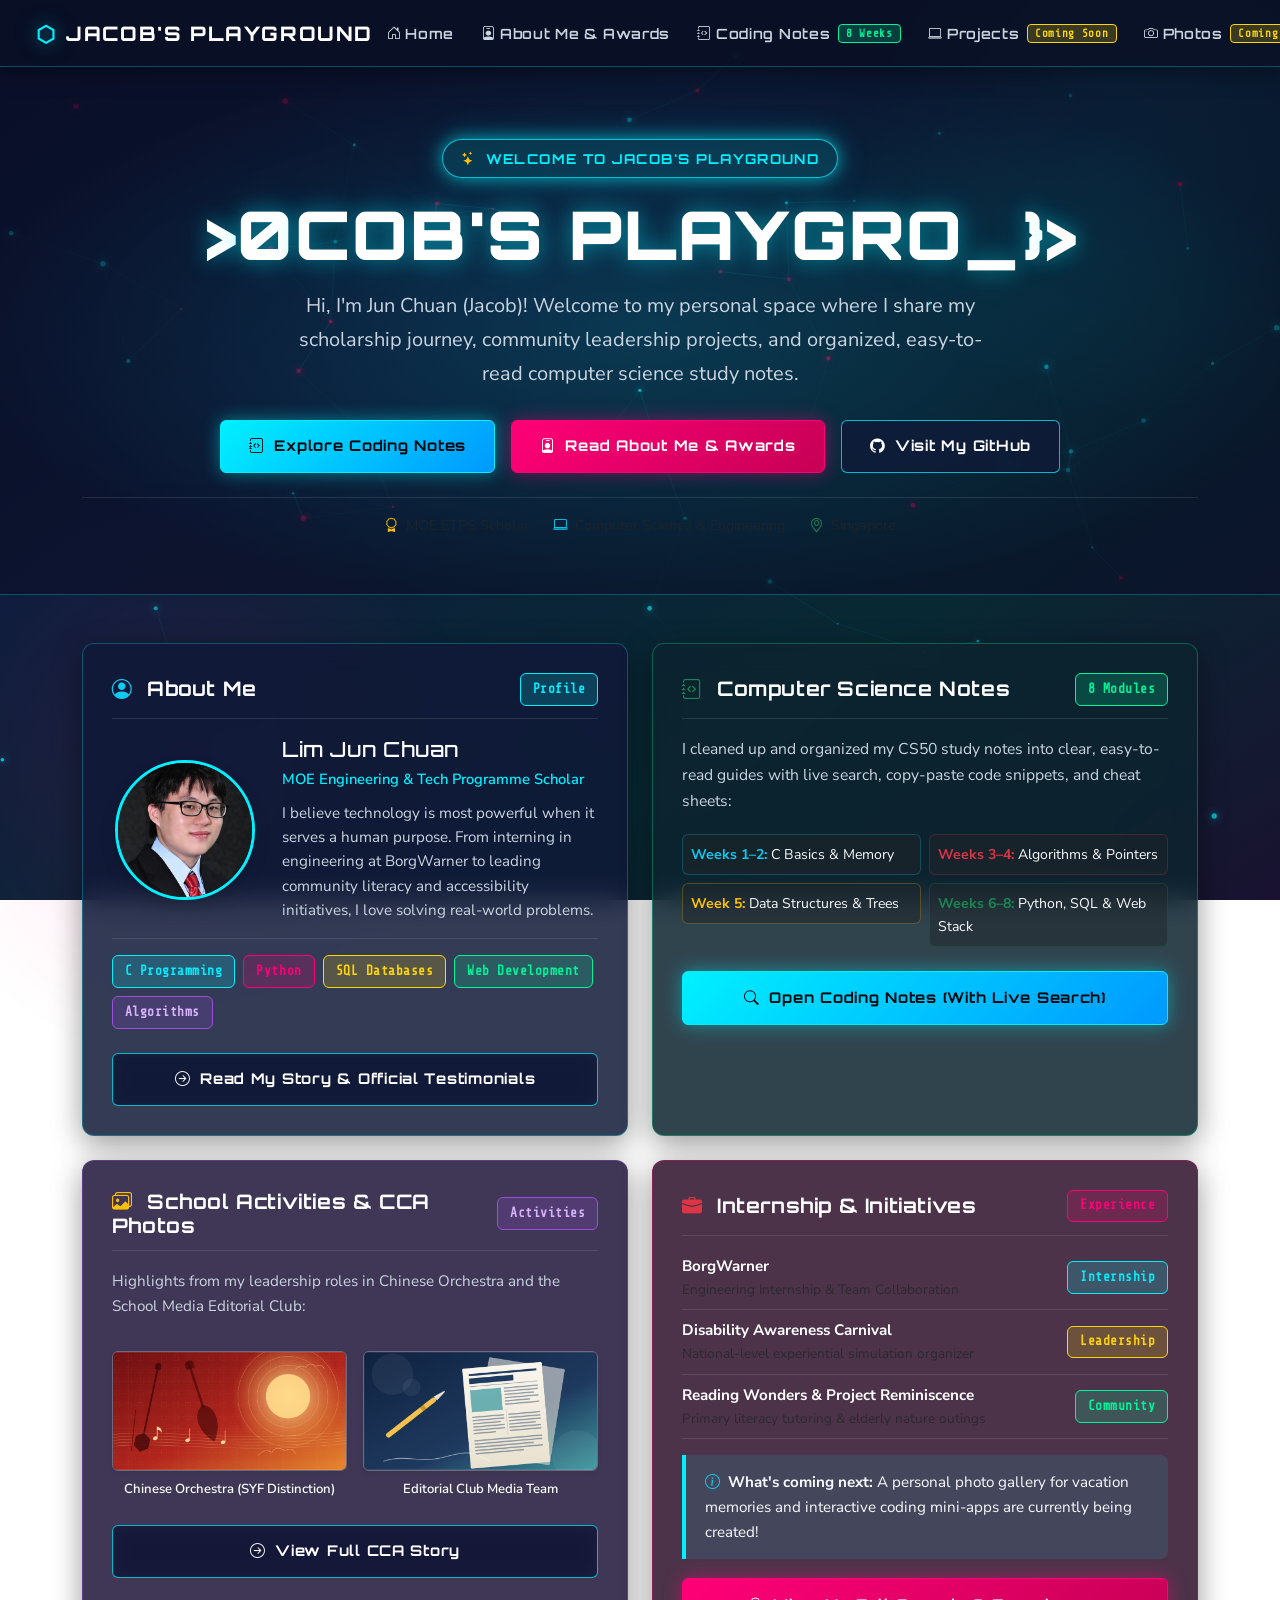
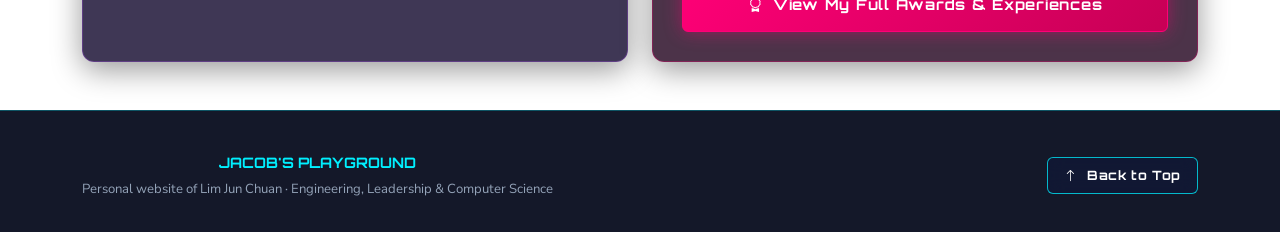
<file: index.html>
<!DOCTYPE html>
<html lang="en">
<head>
  <meta charset="UTF-8">
  <meta http-equiv="refresh" content="0; url=website/index.html">
  <title>Jacob's Playground // Loading</title>
  <script>window.location.href = "website/index.html";</script>
</head>
<body style="background: #07090e; color: #00f0ff; text-align: center; padding-top: 30vh; font-family: monospace;">
  <p>// CONNECTING TO JACOB'S PLAYGROUND...</p>
  <p><a href="website/index.html" style="color: #00f0ff; text-decoration: none;">Click here if not redirected automatically</a></p>
</body>
</html>
</file>
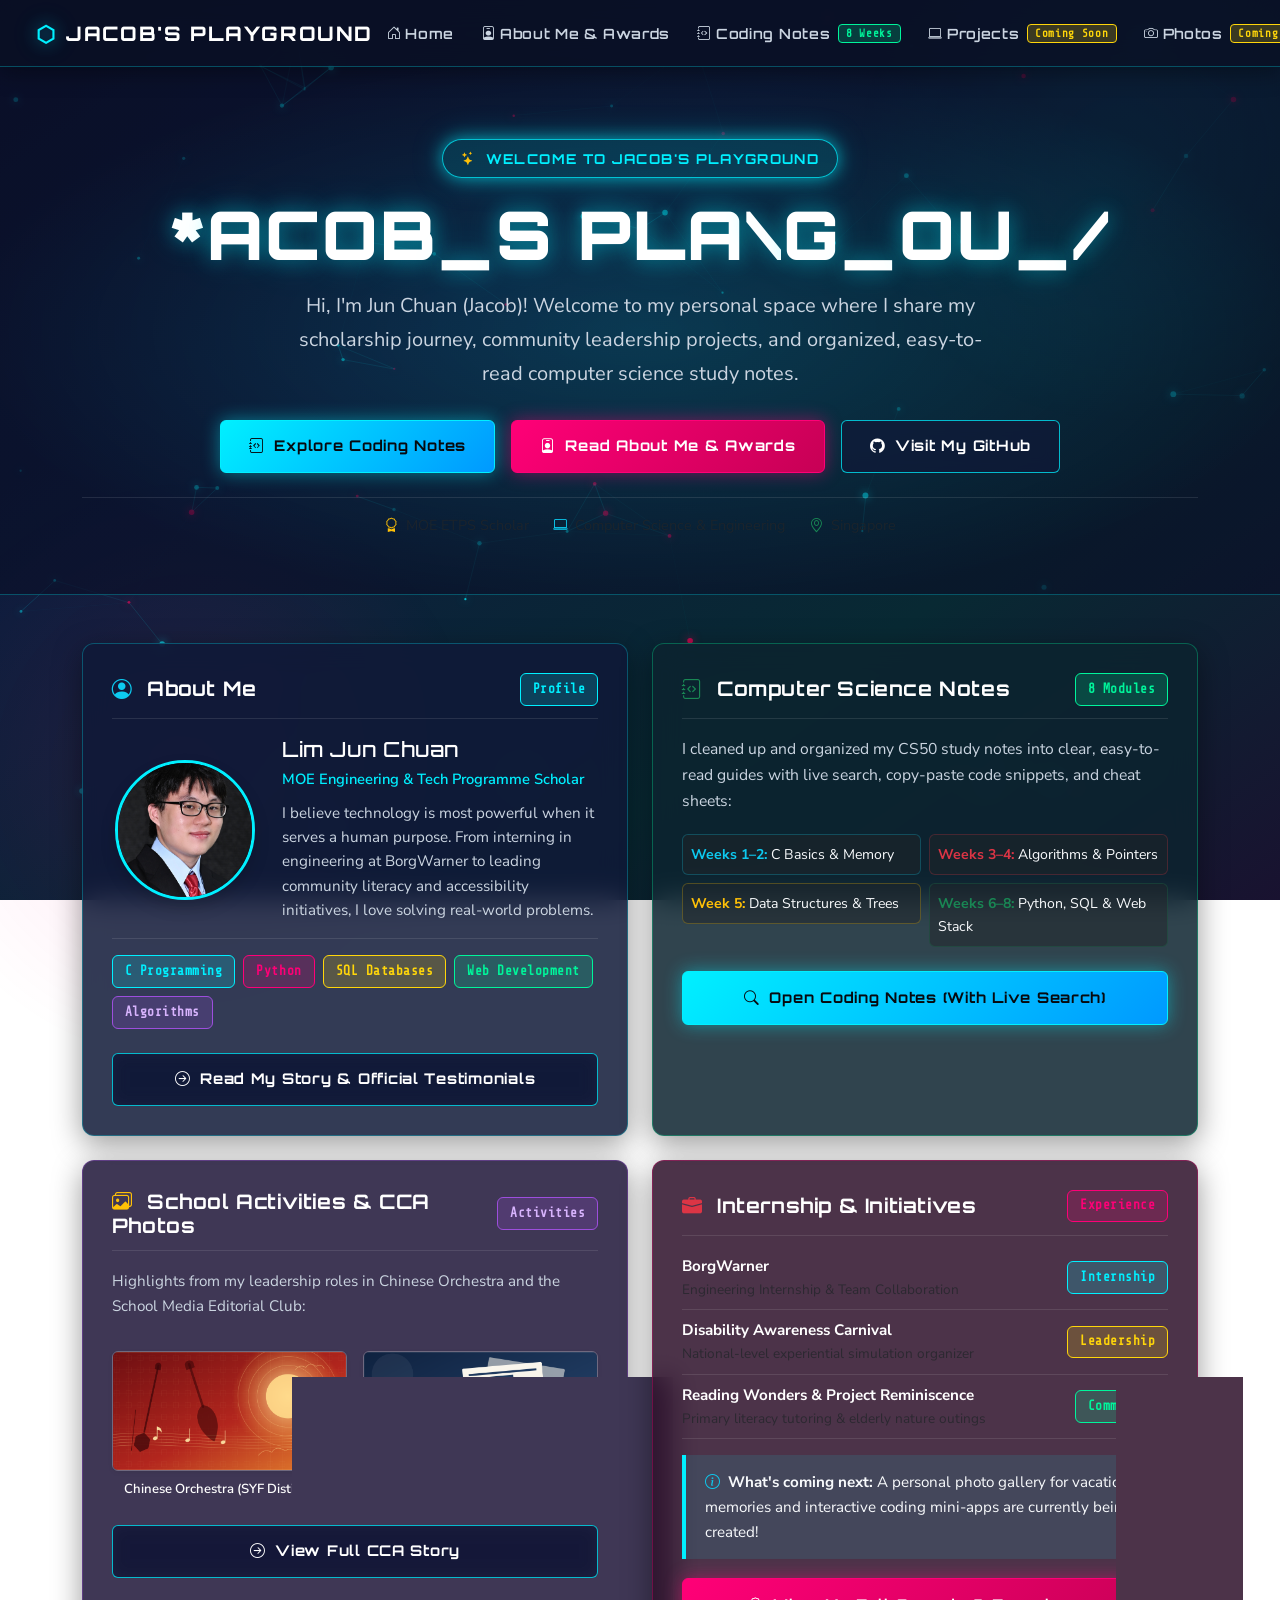
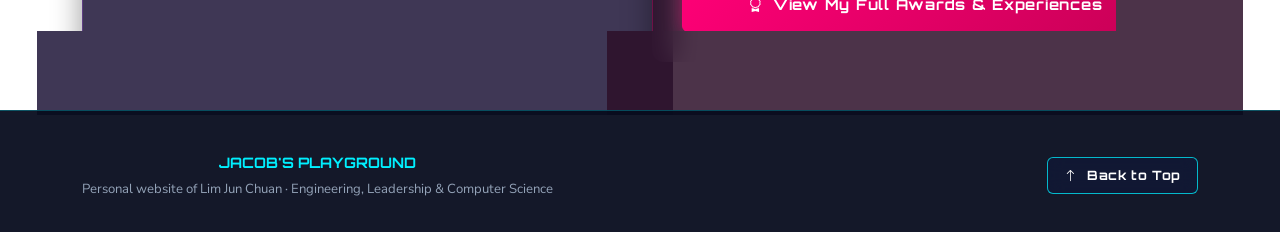
<file: website/index.html>
<!DOCTYPE html>
<html lang="en">
<head>
  <meta charset="utf-8">
  <meta name="viewport" content="width=device-width, initial-scale=1">
  <title>Jacob's Playground // Welcome</title>
  
  <!-- Bootstrap 5 CSS -->
  <link href="https://cdn.jsdelivr.net/npm/bootstrap@5.3.8/dist/css/bootstrap.min.css" rel="stylesheet">
  <!-- Bootstrap Icons -->
  <link rel="stylesheet" href="https://cdn.jsdelivr.net/npm/bootstrap-icons@1.11.1/font/bootstrap-icons.css">
  
  <!-- Vibrant Stylesheet -->
  <link href="styles.css?v=20261023" rel="stylesheet">
</head>
<body class="site-body d-flex flex-column min-vh-100">

  <!-- Interactive Background Canvas -->
  <canvas id="cyber-canvas" class="cyber-canvas-bg"></canvas>

  <!-- Navigation Bar Placeholder (Pre-filled for file:// + dynamic fetch) -->
  <div id="navbar-placeholder">
    <nav class="navbar navbar-expand-lg site-navbar">
      <div class="container-fluid">
        <a class="cyber-brand" href="index.html">
          <span style="color: var(--neon-cyan); text-shadow: var(--neon-cyan-glow); font-size: 1.4rem;">⬡</span>
          <span>JACOB'S PLAYGROUND</span>
        </a>

        <div class="d-flex align-items-center gap-2 order-lg-last ms-auto ms-lg-3">
          <button id="cyber-audio-toggle" class="cyber-audio-btn" title="Toggle Sound Effects">
            <i class="bi bi-volume-mute-fill"></i> Sound: Off
          </button>

          <button class="navbar-toggler border-0" type="button" data-bs-toggle="collapse" data-bs-target="#cyberNavMenu" aria-controls="cyberNavMenu" aria-expanded="false" aria-label="Toggle navigation">
            <span style="color: var(--neon-cyan); font-size: 1.6rem;"><i class="bi bi-list"></i></span>
          </button>
        </div>

        <div class="collapse navbar-collapse" id="cyberNavMenu">
          <ul class="navbar-nav ms-auto align-items-lg-center">
            <li class="nav-item">
              <a class="nav-link active" href="index.html" style="white-space: nowrap; display: inline-flex; align-items: center;">
                <i class="bi bi-house-door me-1"></i> Home
              </a>
            </li>
            <li class="nav-item">
              <a class="nav-link" href="portfolio/port.html" style="white-space: nowrap; display: inline-flex; align-items: center;">
                <i class="bi bi-person-badge me-1"></i> About Me & Awards
              </a>
            </li>
            <li class="nav-item">
              <a class="nav-link" href="notefolder/notes.html" style="white-space: nowrap; display: inline-flex; align-items: center;">
                <i class="bi bi-journal-code me-1"></i> Coding Notes <span class="nav-status-pill nav-status-live">8 Weeks</span>
              </a>
            </li>
            <li class="nav-item">
              <a class="nav-link" href="projects.html" style="white-space: nowrap; display: inline-flex; align-items: center;">
                <i class="bi bi-laptop me-1"></i> Projects <span class="nav-status-pill nav-status-soon">Coming Soon</span>
              </a>
            </li>
            <li class="nav-item">
              <a class="nav-link" href="photos.html" style="white-space: nowrap; display: inline-flex; align-items: center;">
                <i class="bi bi-camera me-1"></i> Photos <span class="nav-status-pill nav-status-soon">Coming Soon</span>
              </a>
            </li>
          </ul>
        </div>
      </div>
    </nav>
  </div>

  <!-- Hero Section -->
  <header class="site-hero text-center">
    <div class="container">
      <div class="hero-welcome-badge">
        <i class="bi bi-stars text-warning"></i>
        <span>WELCOME TO JACOB'S PLAYGROUND</span>
      </div>
      
      <h1 class="hero-title cyber-glitch-text" data-original-text="JACOB'S PLAYGROUND">Jacob's Playground</h1>
      <p class="hero-subtitle">
        Hi, I'm Jun Chuan (Jacob)! Welcome to my personal space where I share my scholarship journey, community leadership projects, and organized, easy-to-read computer science study notes.
      </p>

      <div class="d-flex justify-content-center align-items-center gap-3 flex-wrap mt-4">
        <a href="notefolder/notes.html" class="btn-cyber btn-cyber-primary">
          <i class="bi bi-journal-code"></i> Explore Coding Notes
        </a>
        <a href="portfolio/port.html" class="btn-cyber btn-cyber-magenta">
          <i class="bi bi-person-badge"></i> Read About Me & Awards
        </a>
        <a href="https://github.com" target="_blank" rel="noopener" class="btn-cyber btn-cyber-outline">
          <i class="bi bi-github"></i> Visit My GitHub
        </a>
      </div>

      <div class="d-flex justify-content-center gap-4 flex-wrap mt-4 pt-3 border-top border-white border-opacity-10 text-muted" style="font-size: 0.9rem;">
        <span><i class="bi bi-award text-warning me-1"></i> MOE ETPS Scholar</span>
        <span><i class="bi bi-laptop text-info me-1"></i> Computer Science & Engineering</span>
        <span><i class="bi bi-geo-alt text-success me-1"></i> Singapore</span>
      </div>
    </div>
  </header>

  <!-- Main Content Grid -->
  <main class="container my-5 flex-grow-1 position-relative" style="z-index: 10;">
    <div class="row g-4">
      
      <!-- Card 1: About Me (Profile) -->
      <div class="col-lg-6">
        <div class="cyber-card cyber-tilt h-100">
          <div class="cyber-card-header">
            <h2 class="cyber-card-title">
              <i class="bi bi-person-circle text-info me-2"></i> About Me
            </h2>
            <span class="cyber-badge cyber-badge-cyan">Profile</span>
          </div>

          <div class="row align-items-center mb-3">
            <div class="col-sm-4 text-center mb-3 mb-sm-0">
              <img src="images/portrait.jpg" alt="Lim Jun Chuan" class="img-fluid rounded-circle shadow" style="border: 3px solid var(--neon-cyan); box-shadow: var(--neon-cyan-glow); width: 140px; height: 140px; object-fit: cover;">
            </div>
            <div class="col-sm-8">
              <h3 style="font-size: 1.3rem; color: #fff; margin-bottom: 0.3rem;">Lim Jun Chuan</h3>
              <p style="font-size: 0.92rem; color: var(--neon-cyan); font-weight: 600; margin-bottom: 0.6rem;">
                MOE Engineering & Tech Programme Scholar
              </p>
              <p style="font-size: 0.95rem; color: var(--text-muted); margin: 0; line-height: 1.6;">
                I believe technology is most powerful when it serves a human purpose. From interning in engineering at BorgWarner to leading community literacy and accessibility initiatives, I love solving real-world problems.
              </p>
            </div>
          </div>

          <div class="d-flex flex-wrap gap-2 mt-3 pt-3 border-top border-white border-opacity-10">
            <span class="cyber-badge cyber-badge-cyan">C Programming</span>
            <span class="cyber-badge cyber-badge-magenta">Python</span>
            <span class="cyber-badge cyber-badge-yellow">SQL Databases</span>
            <span class="cyber-badge cyber-badge-green">Web Development</span>
            <span class="cyber-badge cyber-badge-purple">Algorithms</span>
          </div>

          <div class="mt-4">
            <a href="portfolio/port.html" class="btn-cyber btn-cyber-outline w-100 justify-content-center">
              <i class="bi bi-arrow-right-circle"></i> Read My Story & Official Testimonials
            </a>
          </div>
        </div>
      </div>

      <!-- Card 2: Coding Notes & CS50 Guides -->
      <div class="col-lg-6">
        <div class="cyber-card cyber-card-teal cyber-tilt h-100">
          <div class="cyber-card-header">
            <h2 class="cyber-card-title">
              <i class="bi bi-journal-code text-success me-2"></i> Computer Science Notes
            </h2>
            <span class="cyber-badge cyber-badge-green">8 Modules</span>
          </div>

          <p style="color: var(--text-muted); font-size: 0.98rem; margin-bottom: 1.2rem;">
            I cleaned up and organized my CS50 study notes into clear, easy-to-read guides with live search, copy-paste code snippets, and cheat sheets:
          </p>

          <div class="row g-2 mb-3" style="font-size: 0.88rem;">
            <div class="col-6">
              <div class="p-2 rounded bg-dark bg-opacity-50 border border-info border-opacity-25">
                <b class="text-info">Weeks 1–2:</b> C Basics & Memory
              </div>
            </div>
            <div class="col-6">
              <div class="p-2 rounded bg-dark bg-opacity-50 border border-danger border-opacity-25">
                <b class="text-danger">Weeks 3–4:</b> Algorithms & Pointers
              </div>
            </div>
            <div class="col-6">
              <div class="p-2 rounded bg-dark bg-opacity-50 border border-warning border-opacity-25">
                <b class="text-warning">Week 5:</b> Data Structures & Trees
              </div>
            </div>
            <div class="col-6">
              <div class="p-2 rounded bg-dark bg-opacity-50 border border-success border-opacity-25">
                <b class="text-success">Weeks 6–8:</b> Python, SQL & Web Stack
              </div>
            </div>
          </div>

          <div class="mt-auto pt-2">
            <a href="notefolder/notes.html" class="btn-cyber btn-cyber-primary w-100 justify-content-center">
              <i class="bi bi-search"></i> Open Coding Notes (With Live Search)
            </a>
          </div>
        </div>
      </div>

      <!-- Card 3: School Activities & Photos (CCA) -->
      <div class="col-lg-6">
        <div class="cyber-card cyber-card-purple cyber-tilt h-100">
          <div class="cyber-card-header">
            <h2 class="cyber-card-title">
              <i class="bi bi-images text-warning me-2"></i> School Activities & CCA Photos
            </h2>
            <span class="cyber-badge cyber-badge-purple">Activities</span>
          </div>

          <p style="color: var(--text-muted); font-size: 0.95rem;">
            Highlights from my leadership roles in Chinese Orchestra and the School Media Editorial Club:
          </p>

          <div class="row g-3 my-2">
            <div class="col-6">
              <div class="rounded overflow-hidden border border-white border-opacity-25 shadow-sm" style="height: 120px;">
                <img src="images/chinese-orchestra-card.png" alt="Chinese Orchestra" style="width: 100%; height: 100%; object-fit: cover;">
              </div>
              <div class="text-center mt-2" style="font-size: 0.82rem; font-weight: 600; color: #fff;">
                Chinese Orchestra (SYF Distinction)
              </div>
            </div>
            <div class="col-6">
              <div class="rounded overflow-hidden border border-white border-opacity-25 shadow-sm" style="height: 120px;">
                <img src="images/editorial-club-card.png" alt="Editorial Club" style="width: 100%; height: 100%; object-fit: cover;">
              </div>
              <div class="text-center mt-2" style="font-size: 0.82rem; font-weight: 600; color: #fff;">
                Editorial Club Media Team
              </div>
            </div>
          </div>

          <div class="mt-4">
            <a href="portfolio/port.html#cca" class="btn-cyber btn-cyber-outline w-100 justify-content-center">
              <i class="bi bi-arrow-right-circle"></i> View Full CCA Story
            </a>
          </div>
        </div>
      </div>

      <!-- Card 4: Experiences & Upcoming Pages -->
      <div class="col-lg-6">
        <div class="cyber-card cyber-card-magenta cyber-tilt h-100">
          <div class="cyber-card-header">
            <h2 class="cyber-card-title">
              <i class="bi bi-briefcase-fill text-danger me-2"></i> Internship & Initiatives
            </h2>
            <span class="cyber-badge cyber-badge-magenta">Experience</span>
          </div>

          <ul class="list-unstyled mb-3" style="font-size: 0.95rem;">
            <li class="mb-2 pb-2 border-bottom border-white border-opacity-10 d-flex justify-content-between align-items-center">
              <div>
                <strong class="text-white">BorgWarner</strong>
                <span class="text-muted d-block" style="font-size: 0.85rem;">Engineering Internship & Team Collaboration</span>
              </div>
              <span class="cyber-badge cyber-badge-cyan">Internship</span>
            </li>
            <li class="mb-2 pb-2 border-bottom border-white border-opacity-10 d-flex justify-content-between align-items-center">
              <div>
                <strong class="text-white">Disability Awareness Carnival</strong>
                <span class="text-muted d-block" style="font-size: 0.85rem;">National-level experiential simulation organizer</span>
              </div>
              <span class="cyber-badge cyber-badge-yellow">Leadership</span>
            </li>
            <li class="mb-2 pb-2 border-bottom border-white border-opacity-10 d-flex justify-content-between align-items-center">
              <div>
                <strong class="text-white">Reading Wonders & Project Reminiscence</strong>
                <span class="text-muted d-block" style="font-size: 0.85rem;">Primary literacy tutoring & elderly nature outings</span>
              </div>
              <span class="cyber-badge cyber-badge-green">Community</span>
            </li>
          </ul>

          <div class="cyber-callout mt-3">
            <i class="bi bi-info-circle text-info me-1"></i>
            <b>What's coming next:</b> A personal photo gallery for vacation memories and interactive coding mini-apps are currently being created!
          </div>

          <div class="mt-3">
            <a href="portfolio/port.html#experience" class="btn-cyber btn-cyber-magenta w-100 justify-content-center">
              <i class="bi bi-award"></i> View My Full Awards & Experiences
            </a>
          </div>
        </div>
      </div>

    </div>
  </main>

  <!-- Footer -->
  <footer class="site-footer">
    <div class="container">
      <div class="d-flex justify-content-between align-items-center flex-wrap gap-3">
        <div>
          <span style="color: var(--neon-cyan); font-weight: 700; font-family: var(--font-display);">JACOB'S PLAYGROUND</span>
          <div style="font-size: 0.82rem; color: var(--text-dim); margin-top: 0.2rem;">
            Personal website of Lim Jun Chuan · Engineering, Leadership & Computer Science
          </div>
        </div>
        <div>
          <a href="#top" class="btn-cyber btn-cyber-outline" style="padding: 0.45rem 1rem; font-size: 0.8rem;">
            <i class="bi bi-arrow-up"></i> Back to Top
          </a>
        </div>
      </div>
    </div>
  </footer>

  <!-- Bootstrap JS Bundle -->
  <script src="https://cdn.jsdelivr.net/npm/bootstrap@5.3.8/dist/js/bootstrap.bundle.min.js"></script>
  <!-- Cyberpunk Interactive Engine -->
  <script src="cyber-effects.js"></script>

  <!-- Navbar Dynamic Loader -->
  <script>
    fetch('navbar.html')
      .then(response => response.text())
      .then(html => {
        document.getElementById('navbar-placeholder').innerHTML = html;
        const homeLink = document.querySelector('.site-navbar a[href="index.html"]');
        if (homeLink) homeLink.classList.add('active');
        if (window.initCyberpunkEngine) window.initCyberpunkEngine();
      });
  </script>
</body>
</html>
</file>
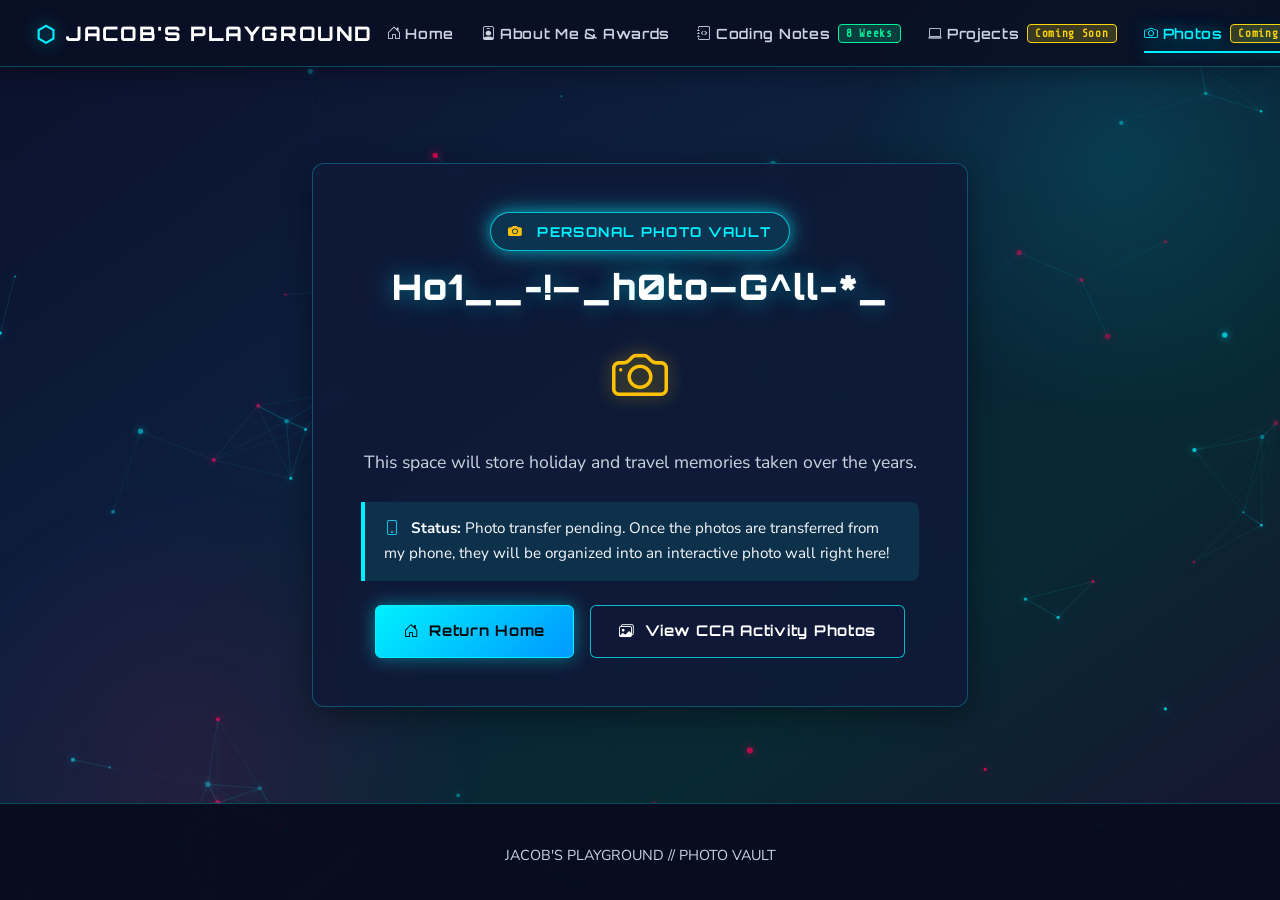
<file: website/photos.html>
<!DOCTYPE html>
<html lang="en">
<head>
  <meta charset="utf-8">
  <meta name="viewport" content="width=device-width, initial-scale=1">
  <title>Photos // Jacob's Playground</title>
  
  <link href="https://cdn.jsdelivr.net/npm/bootstrap@5.3.8/dist/css/bootstrap.min.css" rel="stylesheet">
  <link rel="stylesheet" href="https://cdn.jsdelivr.net/npm/bootstrap-icons@1.11.1/font/bootstrap-icons.css">
  <link href="styles.css?v=20261023" rel="stylesheet">
</head>
<body class="site-body d-flex flex-column min-vh-100">

  <!-- Interactive Background Canvas -->
  <canvas id="cyber-canvas" class="cyber-canvas-bg"></canvas>

  <!-- Navbar Placeholder (Pre-filled for file:// + dynamic fetch) -->
  <div id="navbar-placeholder">
    <nav class="navbar navbar-expand-lg site-navbar">
      <div class="container-fluid">
        <a class="cyber-brand" href="index.html">
          <span style="color: var(--neon-cyan); text-shadow: var(--neon-cyan-glow); font-size: 1.4rem;">⬡</span>
          <span>JACOB'S PLAYGROUND</span>
        </a>

        <div class="d-flex align-items-center gap-2 order-lg-last ms-auto ms-lg-3">
          <button id="cyber-audio-toggle" class="cyber-audio-btn" title="Toggle Sound Effects">
            <i class="bi bi-volume-mute-fill"></i> Sound: Off
          </button>

          <button class="navbar-toggler border-0" type="button" data-bs-toggle="collapse" data-bs-target="#cyberNavMenu" aria-controls="cyberNavMenu" aria-expanded="false" aria-label="Toggle navigation">
            <span style="color: var(--neon-cyan); font-size: 1.6rem;"><i class="bi bi-list"></i></span>
          </button>
        </div>

        <div class="collapse navbar-collapse" id="cyberNavMenu">
          <ul class="navbar-nav ms-auto align-items-lg-center">
            <li class="nav-item">
              <a class="nav-link" href="index.html" style="white-space: nowrap; display: inline-flex; align-items: center;">
                <i class="bi bi-house-door me-1"></i> Home
              </a>
            </li>
            <li class="nav-item">
              <a class="nav-link" href="portfolio/port.html" style="white-space: nowrap; display: inline-flex; align-items: center;">
                <i class="bi bi-person-badge me-1"></i> About Me & Awards
              </a>
            </li>
            <li class="nav-item">
              <a class="nav-link" href="notefolder/notes.html" style="white-space: nowrap; display: inline-flex; align-items: center;">
                <i class="bi bi-journal-code me-1"></i> Coding Notes <span class="nav-status-pill nav-status-live">8 Weeks</span>
              </a>
            </li>
            <li class="nav-item">
              <a class="nav-link" href="projects.html" style="white-space: nowrap; display: inline-flex; align-items: center;">
                <i class="bi bi-laptop me-1"></i> Projects <span class="nav-status-pill nav-status-soon">Coming Soon</span>
              </a>
            </li>
            <li class="nav-item">
              <a class="nav-link active" href="photos.html" style="white-space: nowrap; display: inline-flex; align-items: center;">
                <i class="bi bi-camera me-1"></i> Photos <span class="nav-status-pill nav-status-soon">Coming Soon</span>
              </a>
            </li>
          </ul>
        </div>
      </div>
    </nav>
  </div>

  <main class="container my-auto py-5 position-relative text-center" style="z-index: 10; max-width: 680px;">
    <div class="cyber-card p-4 p-md-5">
      <div class="hero-welcome-badge mb-3">
        <i class="bi bi-camera-fill text-warning me-1"></i>
        <span>PERSONAL PHOTO VAULT</span>
      </div>

      <h1 class="hero-title cyber-glitch-text" style="font-size: 2.2rem;" data-original-text="Holiday Photo Gallery">Holiday Photo Gallery</h1>
      
      <div class="my-4">
        <i class="bi bi-camera text-warning" style="font-size: 3.5rem; text-shadow: var(--neon-yellow-glow);"></i>
      </div>

      <p style="color: var(--text-muted); font-size: 1.1rem; line-height: 1.7;">
        This space will store holiday and travel memories taken over the years.
      </p>

      <div class="cyber-callout text-start my-4">
        <i class="bi bi-phone text-info me-2"></i>
        <b>Status:</b> Photo transfer pending. Once the photos are transferred from my phone, they will be organized into an interactive photo wall right here!
      </div>

      <div class="d-flex justify-content-center gap-3 flex-wrap mt-4">
        <a href="index.html" class="btn-cyber btn-cyber-primary">
          <i class="bi bi-house-door"></i> Return Home
        </a>
        <a href="portfolio/port.html#cca" class="btn-cyber btn-cyber-outline">
          <i class="bi bi-images"></i> View CCA Activity Photos
        </a>
      </div>
    </div>
  </main>

  <footer class="site-footer">
    <div class="container text-center">
      <div>JACOB'S PLAYGROUND // PHOTO VAULT</div>
    </div>
  </footer>

  <script src="https://cdn.jsdelivr.net/npm/bootstrap@5.3.8/dist/js/bootstrap.bundle.min.js"></script>
  <script src="cyber-effects.js"></script>
  <script>
    fetch('navbar.html')
      .then(res => res.text())
      .then(html => {
        document.getElementById('navbar-placeholder').innerHTML = html;
        const photoLink = document.querySelector('.site-navbar a[href="photos.html"]');
        if (photoLink) photoLink.classList.add('active');
        if (window.initCyberpunkEngine) window.initCyberpunkEngine();
      });
  </script>
</body>
</html>
</file>
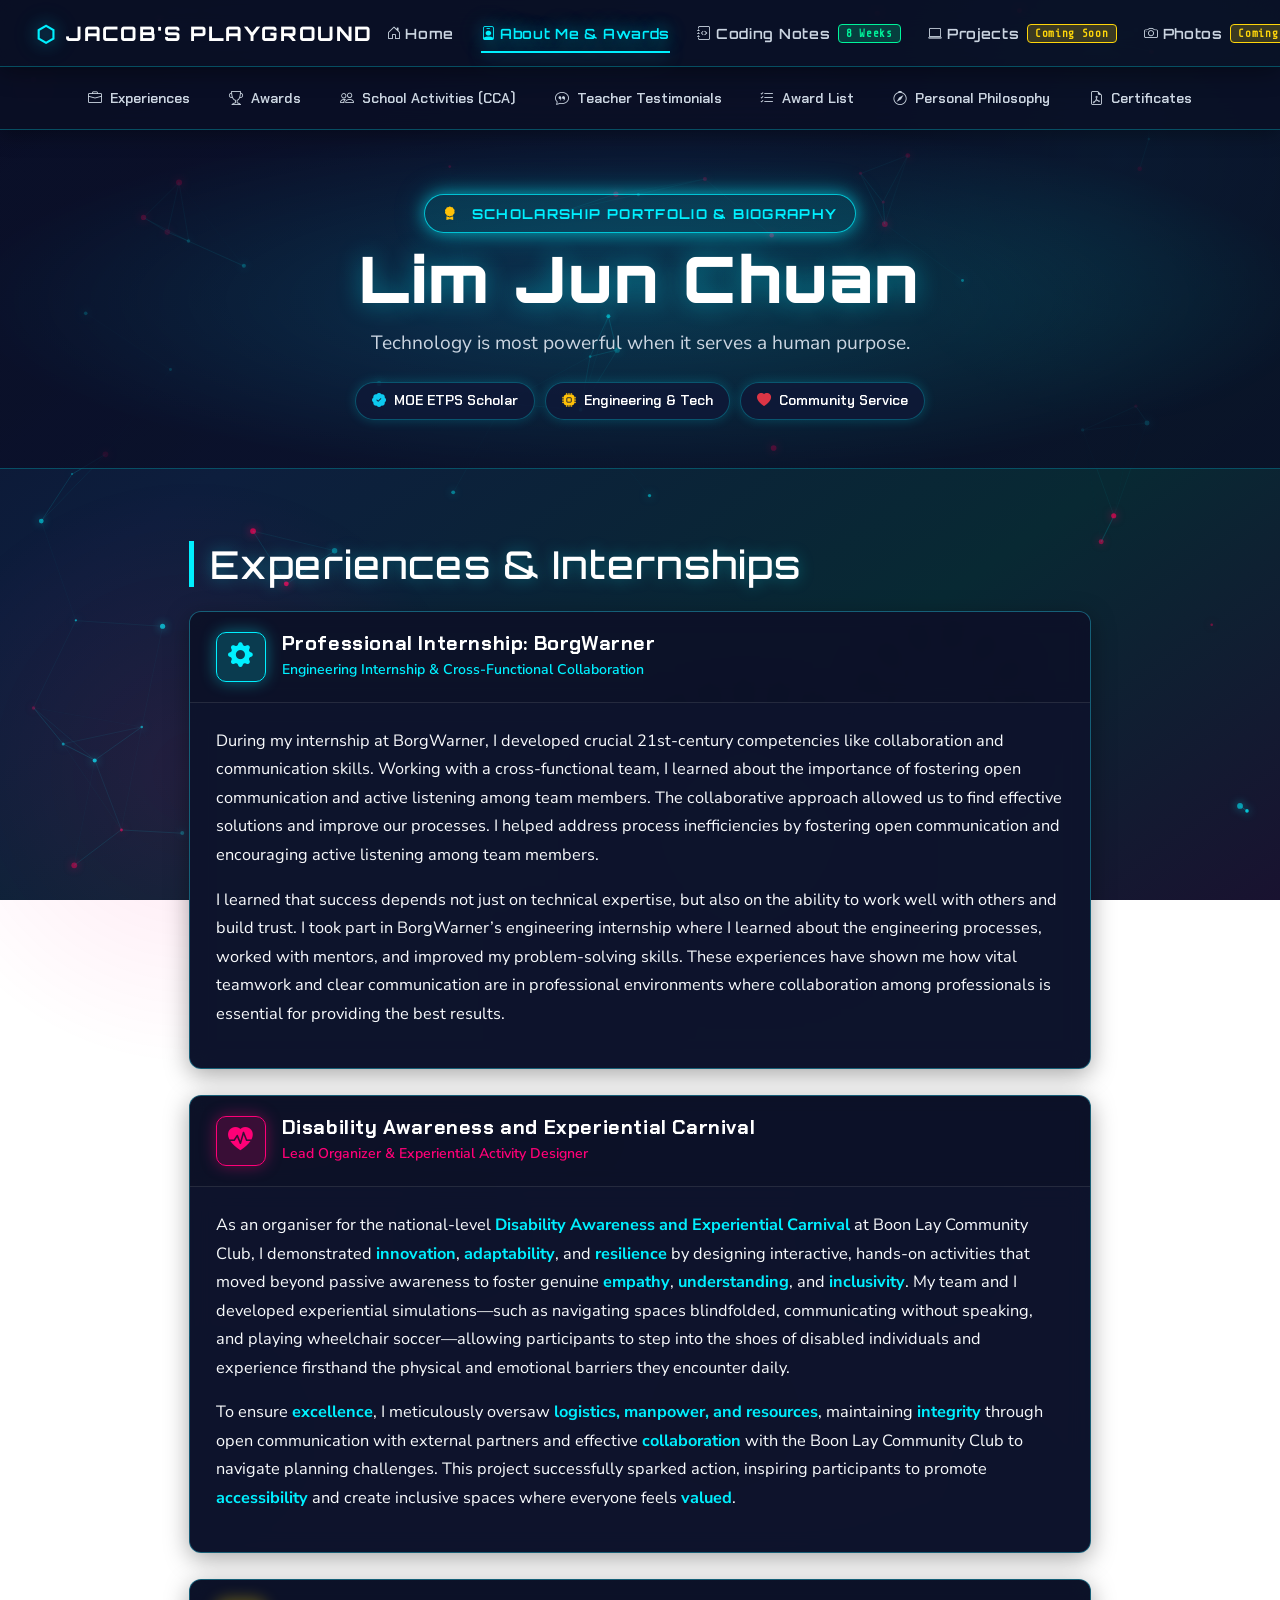
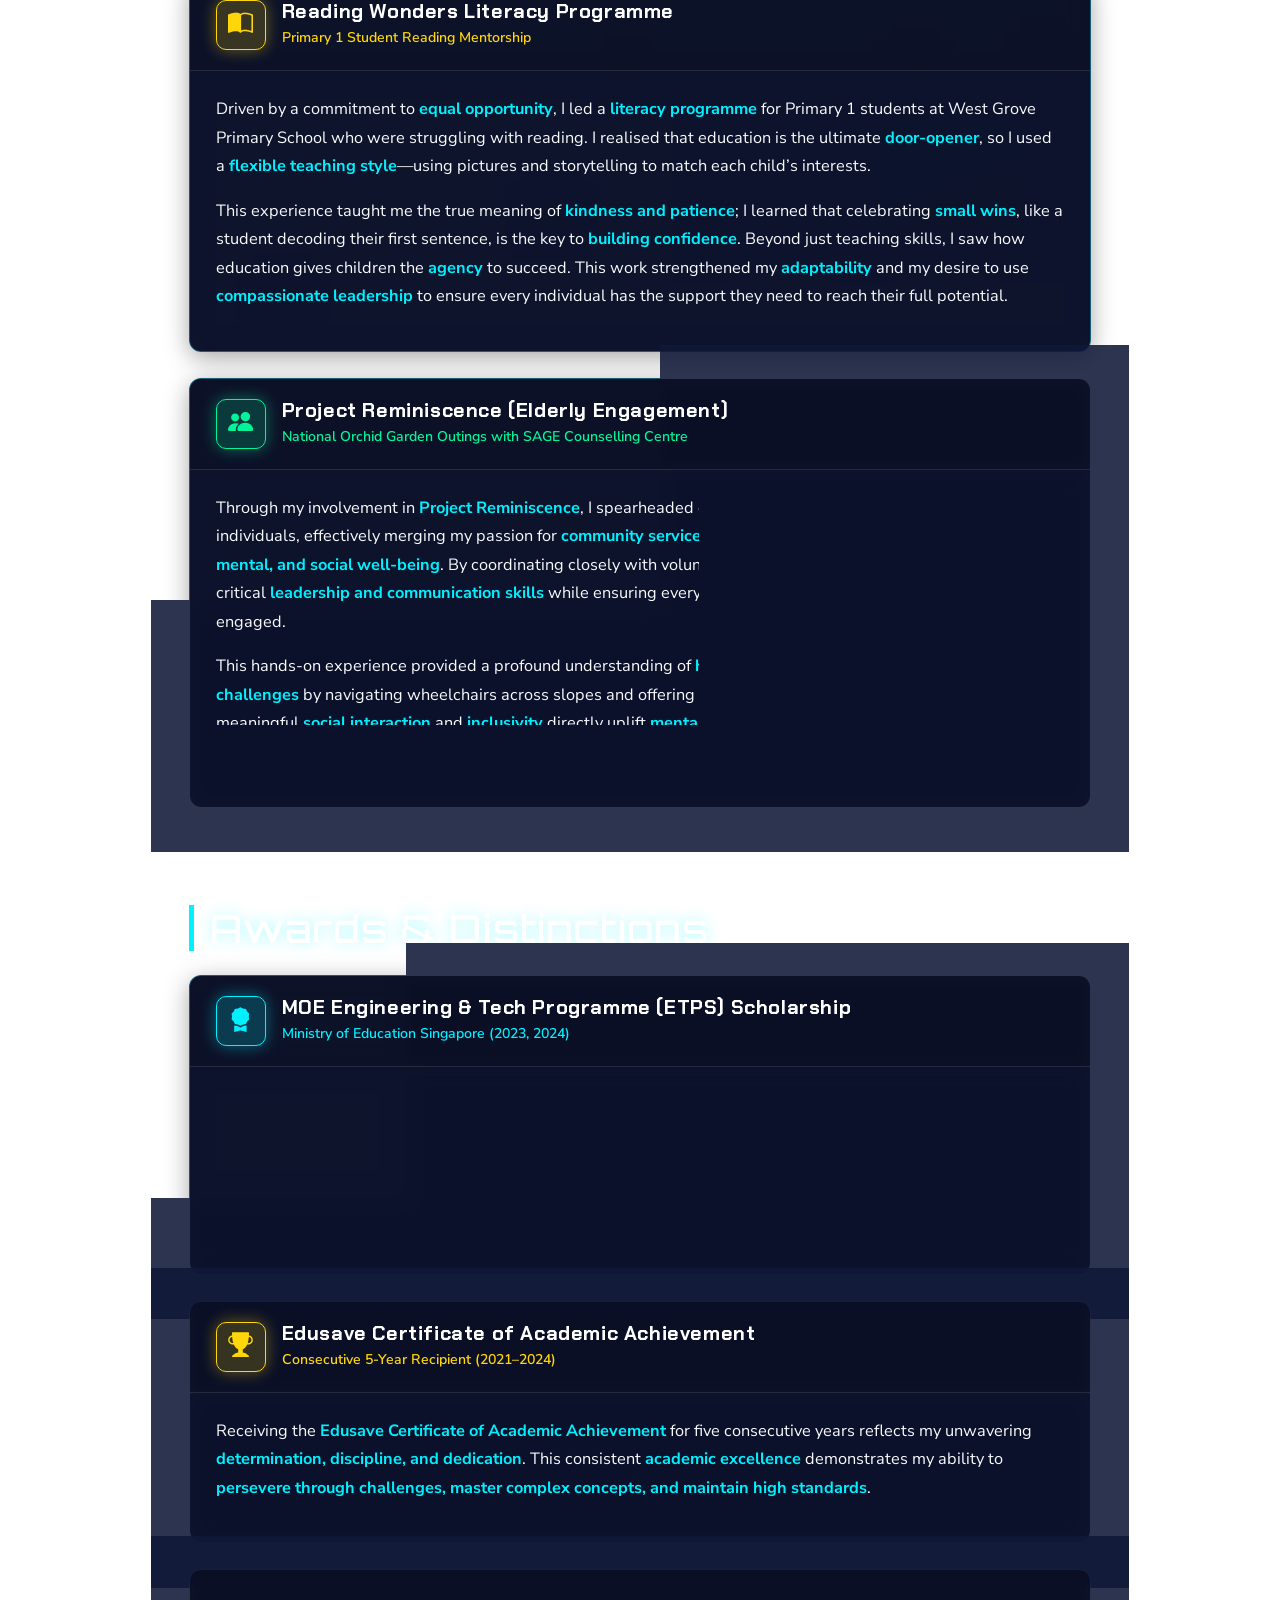
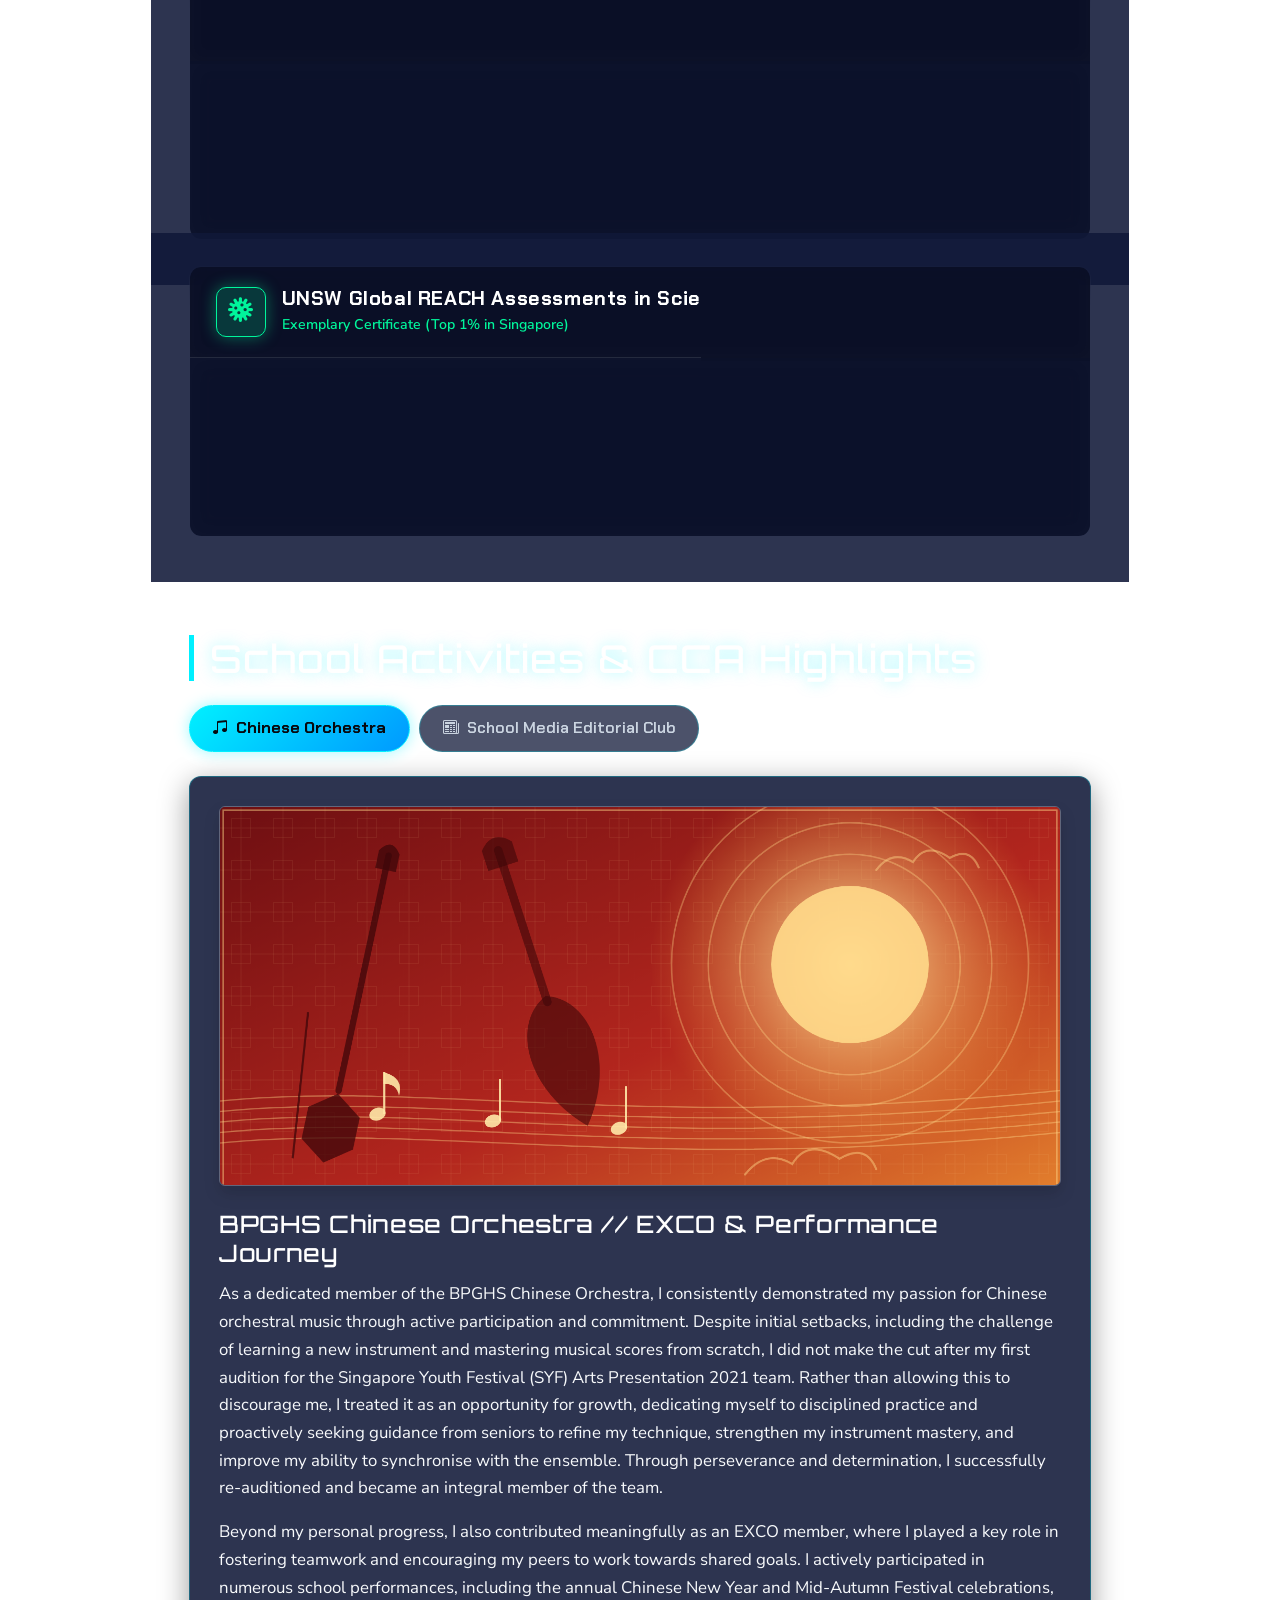
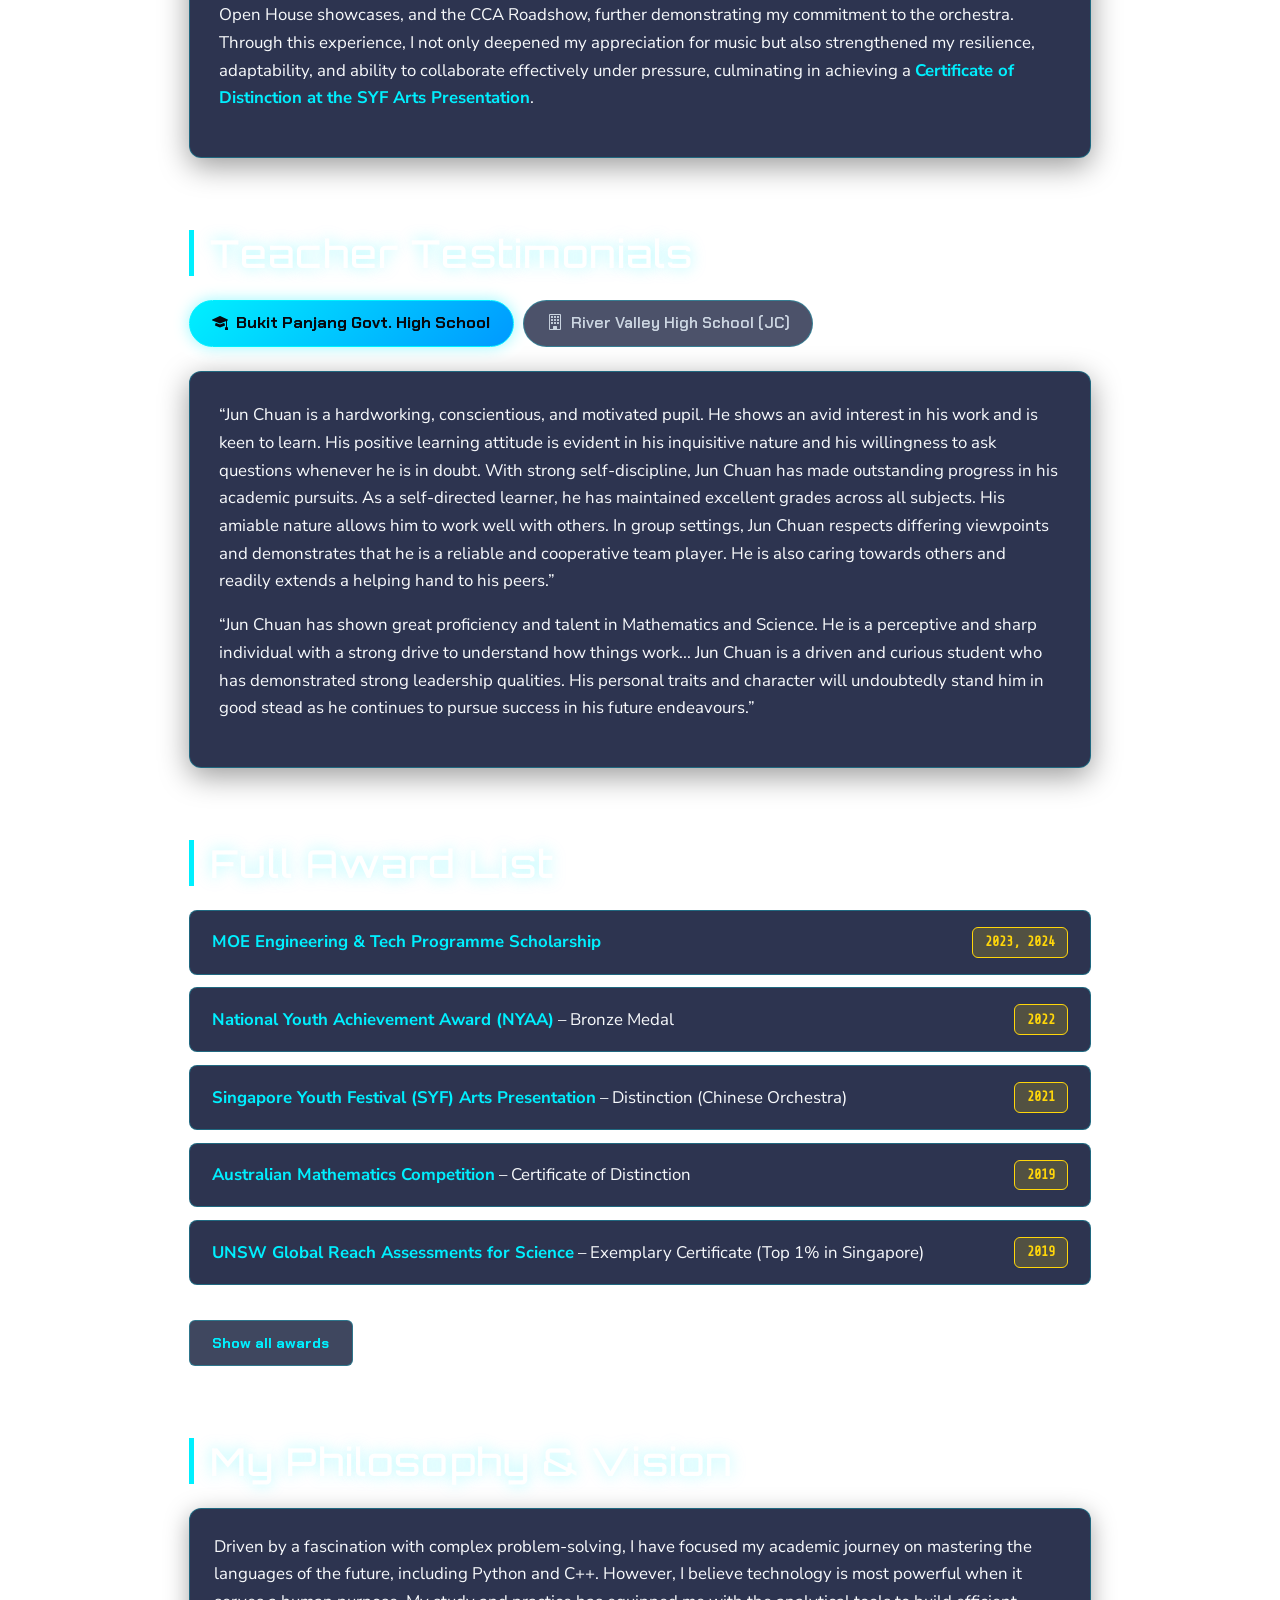
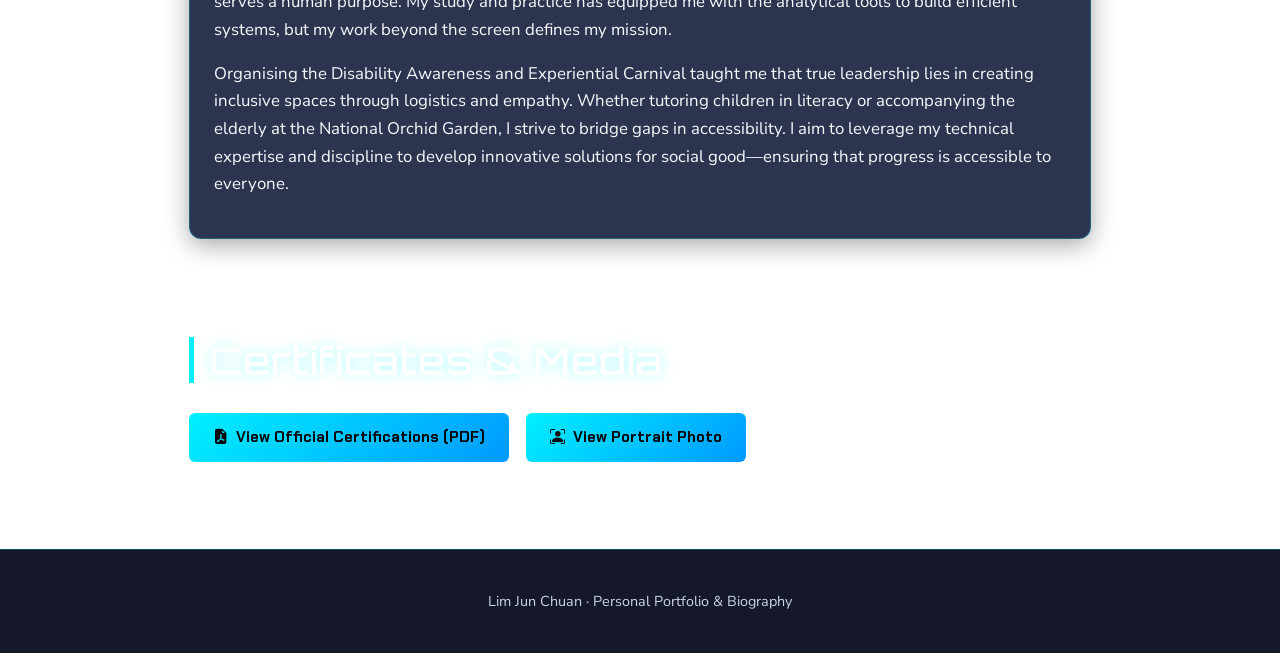
<file: website/portfolio.html>
<!DOCTYPE html>
<html lang="en">
<head>
  <meta charset="UTF-8">
  <meta http-equiv="refresh" content="0; url=portfolio/port.html">
  <title>Redirecting to Portfolio...</title>
  <script>window.location.href = "portfolio/port.html";</script>
</head>
<body style="background: #07090e; color: #00f0ff; font-family: monospace; text-align: center; padding-top: 20vh;">
  <p>// REDIRECTING TO SCHOLARSHIP PORTFOLIO...</p>
  <p><a href="portfolio/port.html" style="color: #00f0ff;">Click here if not redirected automatically</a></p>
</body>
</html>
</file>
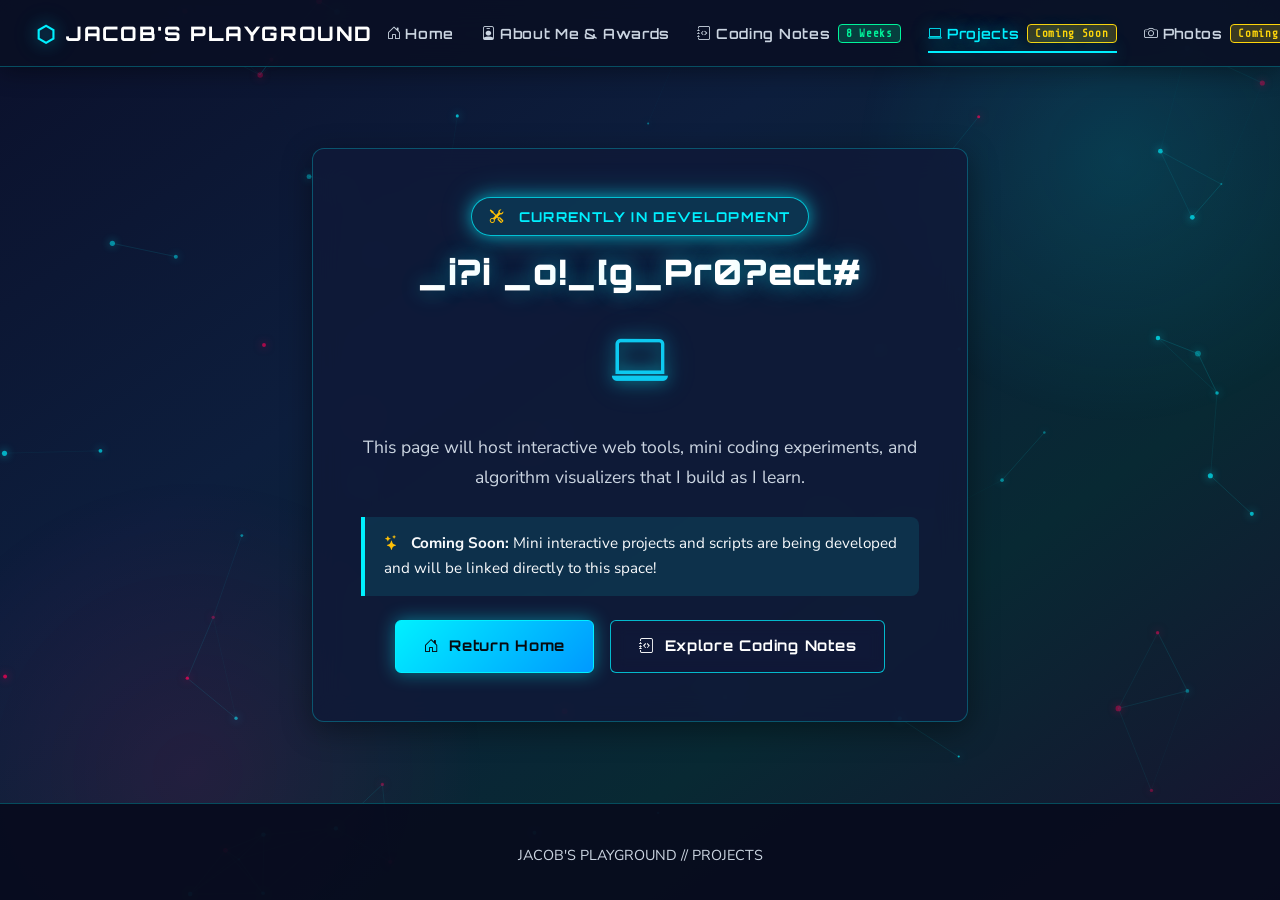
<file: website/projects.html>
<!DOCTYPE html>
<html lang="en">
<head>
  <meta charset="utf-8">
  <meta name="viewport" content="width=device-width, initial-scale=1">
  <title>Projects // Jacob's Playground</title>
  
  <link href="https://cdn.jsdelivr.net/npm/bootstrap@5.3.8/dist/css/bootstrap.min.css" rel="stylesheet">
  <link rel="stylesheet" href="https://cdn.jsdelivr.net/npm/bootstrap-icons@1.11.1/font/bootstrap-icons.css">
  <link href="styles.css?v=20261023" rel="stylesheet">
</head>
<body class="site-body d-flex flex-column min-vh-100">

  <!-- Interactive Background Canvas -->
  <canvas id="cyber-canvas" class="cyber-canvas-bg"></canvas>

  <!-- Navbar Placeholder (Pre-filled for file:// + dynamic fetch) -->
  <div id="navbar-placeholder">
    <nav class="navbar navbar-expand-lg site-navbar">
      <div class="container-fluid">
        <a class="cyber-brand" href="index.html">
          <span style="color: var(--neon-cyan); text-shadow: var(--neon-cyan-glow); font-size: 1.4rem;">⬡</span>
          <span>JACOB'S PLAYGROUND</span>
        </a>

        <div class="d-flex align-items-center gap-2 order-lg-last ms-auto ms-lg-3">
          <button id="cyber-audio-toggle" class="cyber-audio-btn" title="Toggle Sound Effects">
            <i class="bi bi-volume-mute-fill"></i> Sound: Off
          </button>

          <button class="navbar-toggler border-0" type="button" data-bs-toggle="collapse" data-bs-target="#cyberNavMenu" aria-controls="cyberNavMenu" aria-expanded="false" aria-label="Toggle navigation">
            <span style="color: var(--neon-cyan); font-size: 1.6rem;"><i class="bi bi-list"></i></span>
          </button>
        </div>

        <div class="collapse navbar-collapse" id="cyberNavMenu">
          <ul class="navbar-nav ms-auto align-items-lg-center">
            <li class="nav-item">
              <a class="nav-link" href="index.html" style="white-space: nowrap; display: inline-flex; align-items: center;">
                <i class="bi bi-house-door me-1"></i> Home
              </a>
            </li>
            <li class="nav-item">
              <a class="nav-link" href="portfolio/port.html" style="white-space: nowrap; display: inline-flex; align-items: center;">
                <i class="bi bi-person-badge me-1"></i> About Me & Awards
              </a>
            </li>
            <li class="nav-item">
              <a class="nav-link" href="notefolder/notes.html" style="white-space: nowrap; display: inline-flex; align-items: center;">
                <i class="bi bi-journal-code me-1"></i> Coding Notes <span class="nav-status-pill nav-status-live">8 Weeks</span>
              </a>
            </li>
            <li class="nav-item">
              <a class="nav-link active" href="projects.html" style="white-space: nowrap; display: inline-flex; align-items: center;">
                <i class="bi bi-laptop me-1"></i> Projects <span class="nav-status-pill nav-status-soon">Coming Soon</span>
              </a>
            </li>
            <li class="nav-item">
              <a class="nav-link" href="photos.html" style="white-space: nowrap; display: inline-flex; align-items: center;">
                <i class="bi bi-camera me-1"></i> Photos <span class="nav-status-pill nav-status-soon">Coming Soon</span>
              </a>
            </li>
          </ul>
        </div>
      </div>
    </nav>
  </div>

  <main class="container my-auto py-5 position-relative text-center" style="z-index: 10; max-width: 680px;">
    <div class="cyber-card p-4 p-md-5">
      <div class="hero-welcome-badge mb-3">
        <i class="bi bi-tools text-warning me-1"></i>
        <span>CURRENTLY IN DEVELOPMENT</span>
      </div>

      <h1 class="hero-title cyber-glitch-text" style="font-size: 2.2rem;" data-original-text="Mini Coding Projects">Mini Coding Projects</h1>
      
      <div class="my-4">
        <i class="bi bi-laptop text-info" style="font-size: 3.5rem; text-shadow: var(--neon-cyan-glow);"></i>
      </div>

      <p style="color: var(--text-muted); font-size: 1.1rem; line-height: 1.7;">
        This page will host interactive web tools, mini coding experiments, and algorithm visualizers that I build as I learn.
      </p>

      <div class="cyber-callout text-start my-4">
        <i class="bi bi-stars text-warning me-2"></i>
        <b>Coming Soon:</b> Mini interactive projects and scripts are being developed and will be linked directly to this space!
      </div>

      <div class="d-flex justify-content-center gap-3 flex-wrap mt-4">
        <a href="index.html" class="btn-cyber btn-cyber-primary">
          <i class="bi bi-house-door"></i> Return Home
        </a>
        <a href="notefolder/notes.html" class="btn-cyber btn-cyber-outline">
          <i class="bi bi-journal-code"></i> Explore Coding Notes
        </a>
      </div>
    </div>
  </main>

  <footer class="site-footer">
    <div class="container text-center">
      <div>JACOB'S PLAYGROUND // PROJECTS</div>
    </div>
  </footer>

  <script src="https://cdn.jsdelivr.net/npm/bootstrap@5.3.8/dist/js/bootstrap.bundle.min.js"></script>
  <script src="cyber-effects.js"></script>
  <script>
    fetch('navbar.html')
      .then(res => res.text())
      .then(html => {
        document.getElementById('navbar-placeholder').innerHTML = html;
        const projLink = document.querySelector('.site-navbar a[href="projects.html"]');
        if (projLink) projLink.classList.add('active');
        if (window.initCyberpunkEngine) window.initCyberpunkEngine();
      });
  </script>
</body>
</html>
</file>
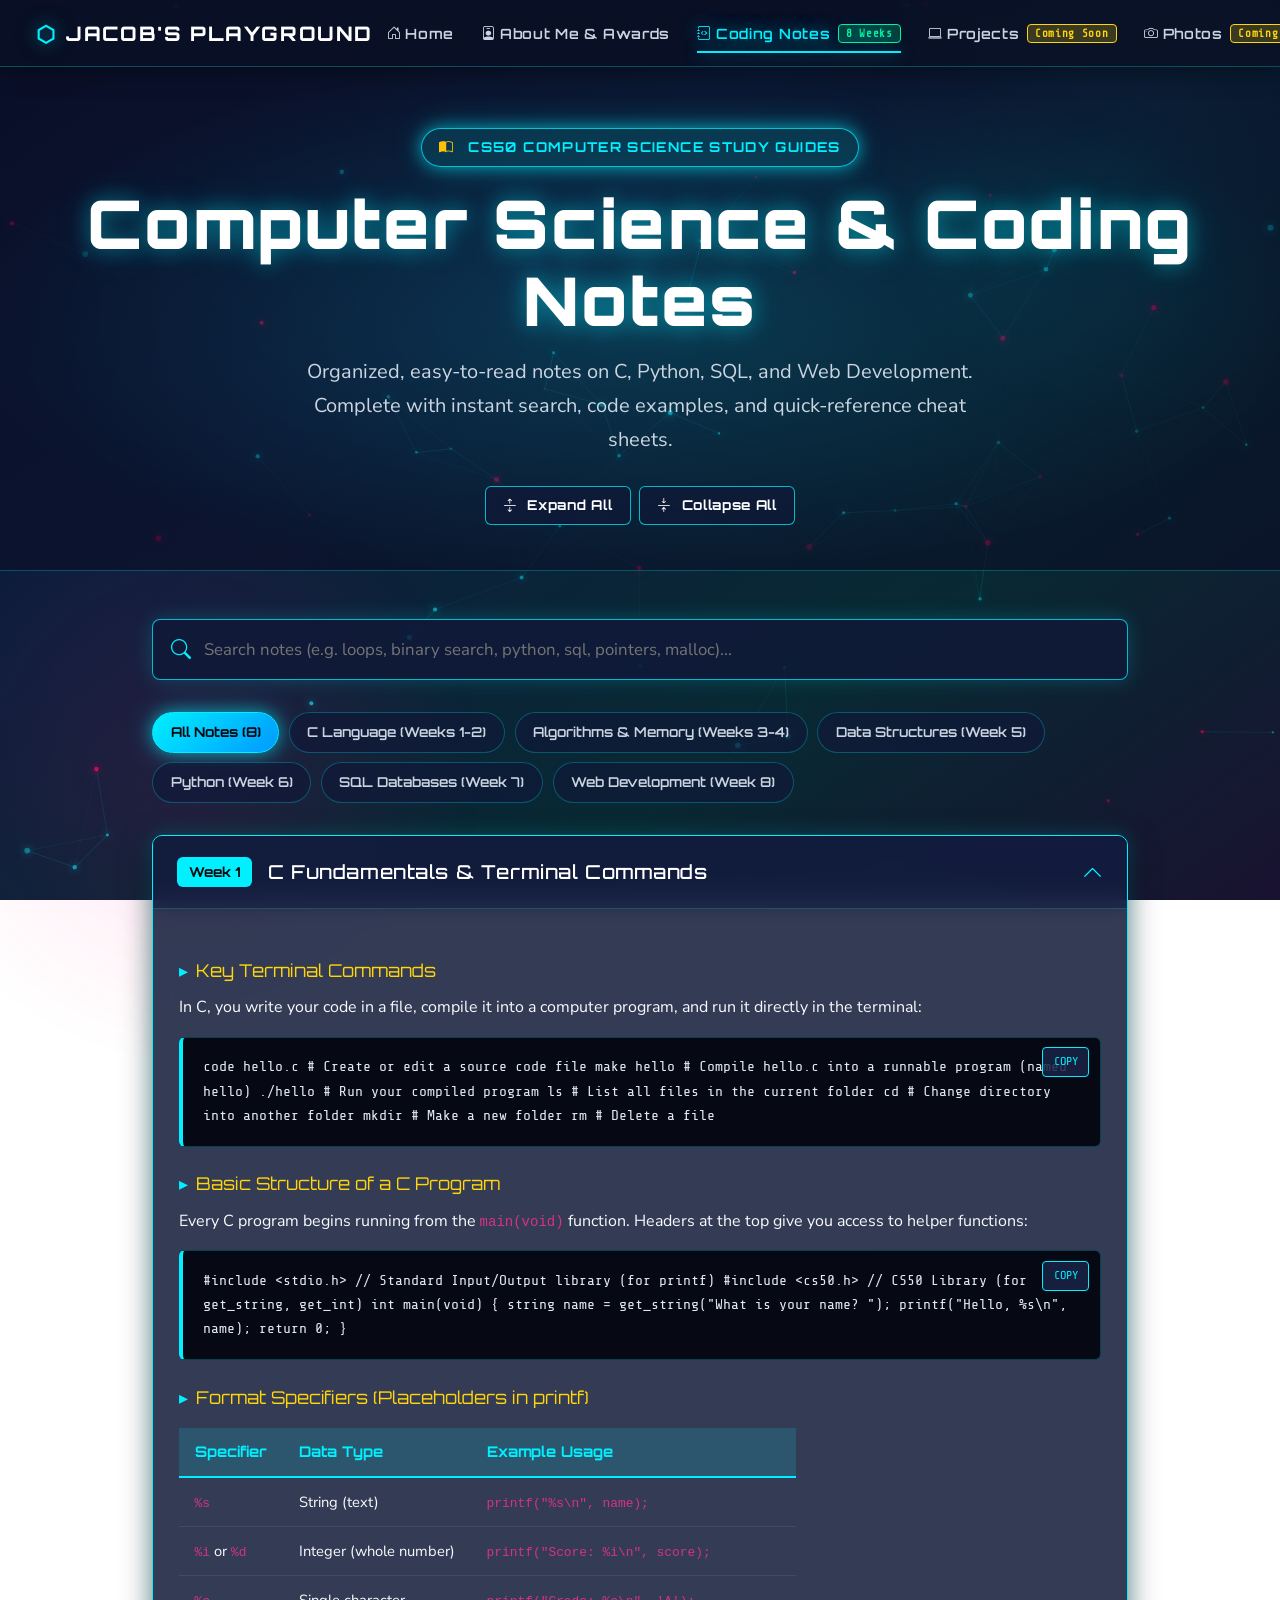
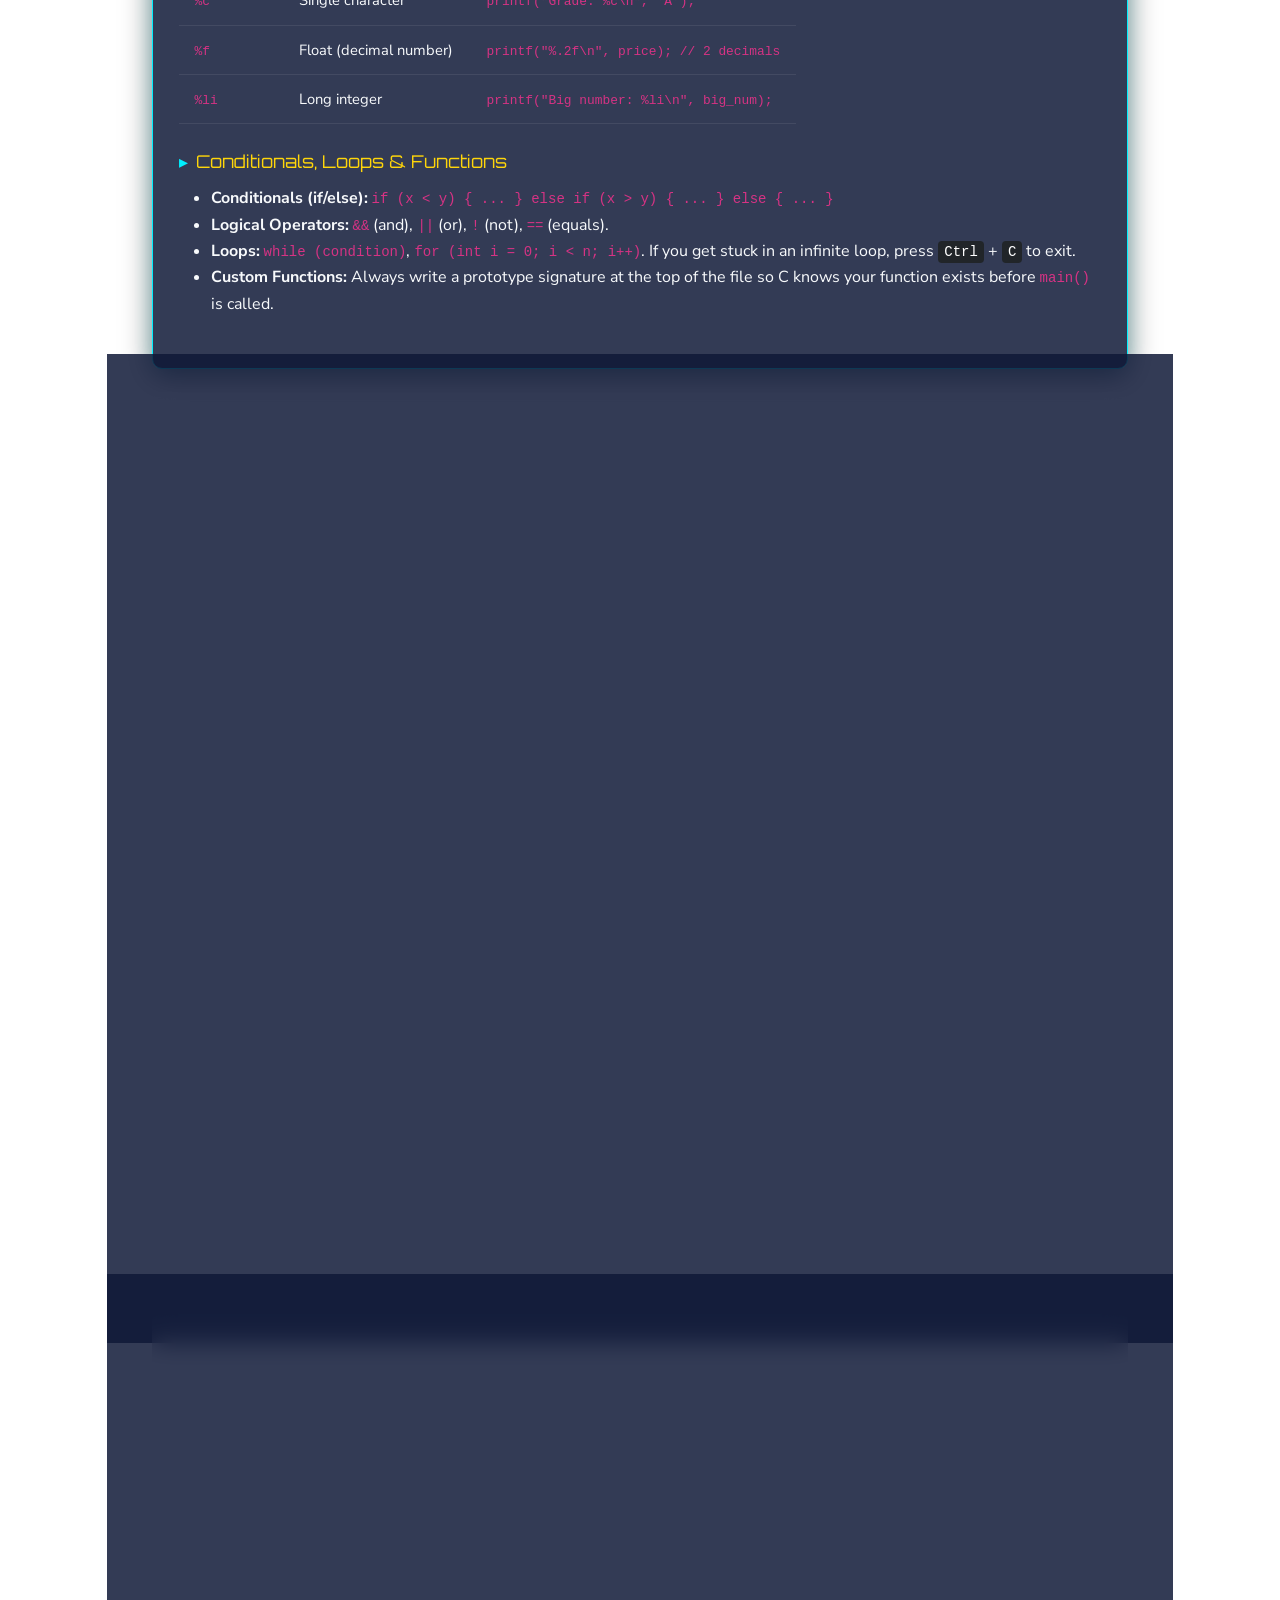
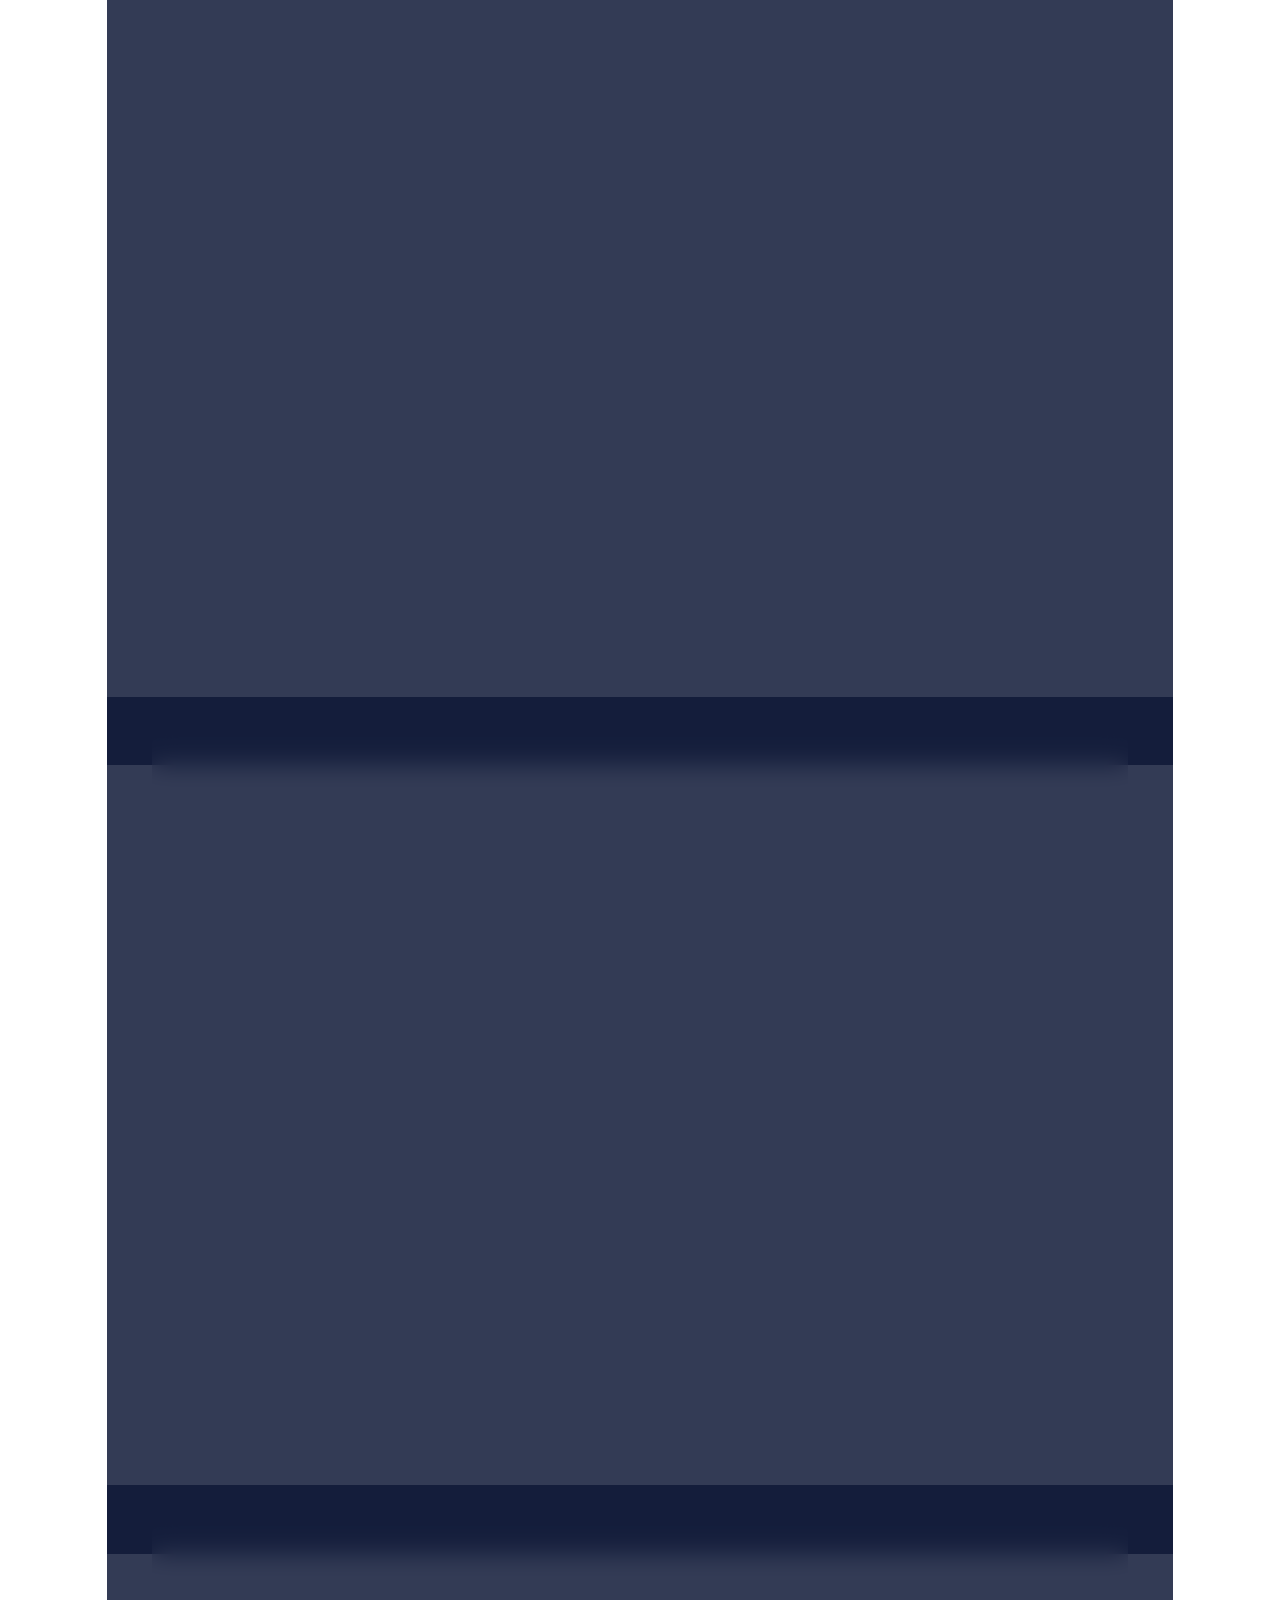
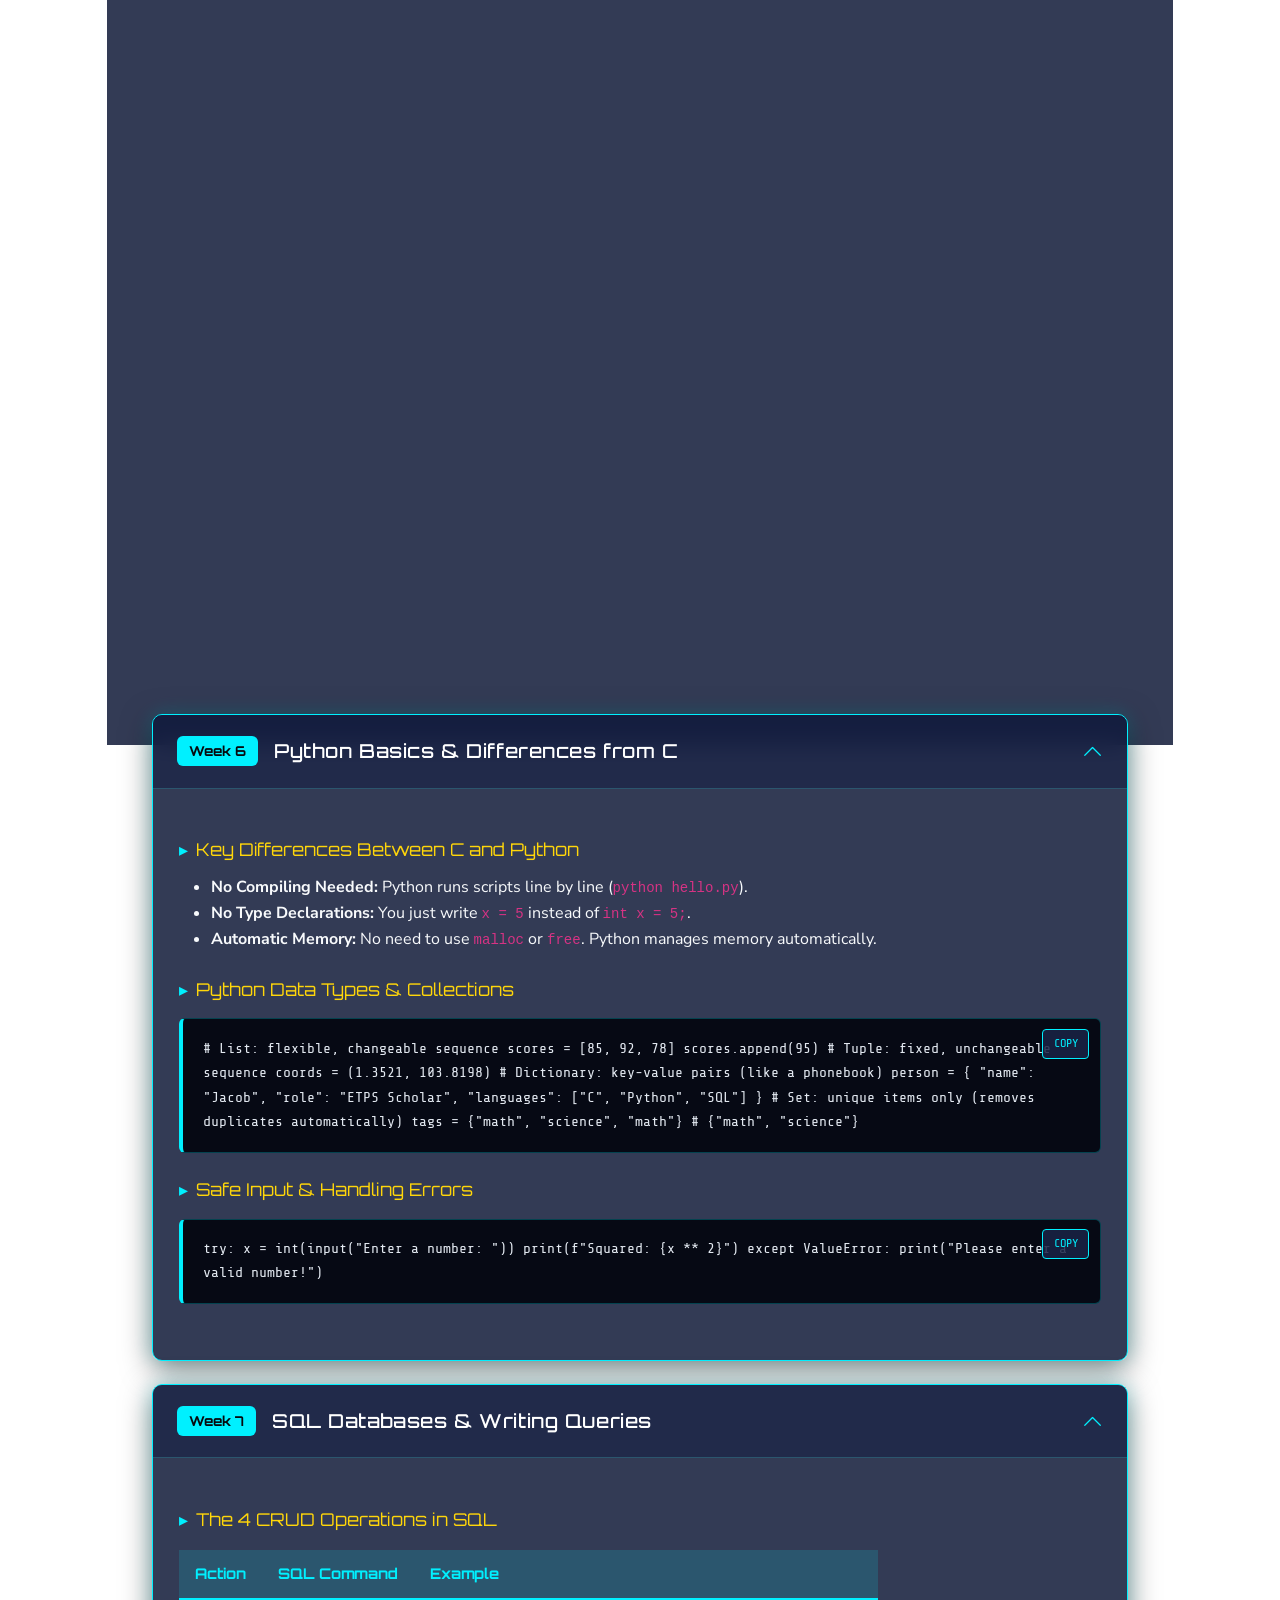
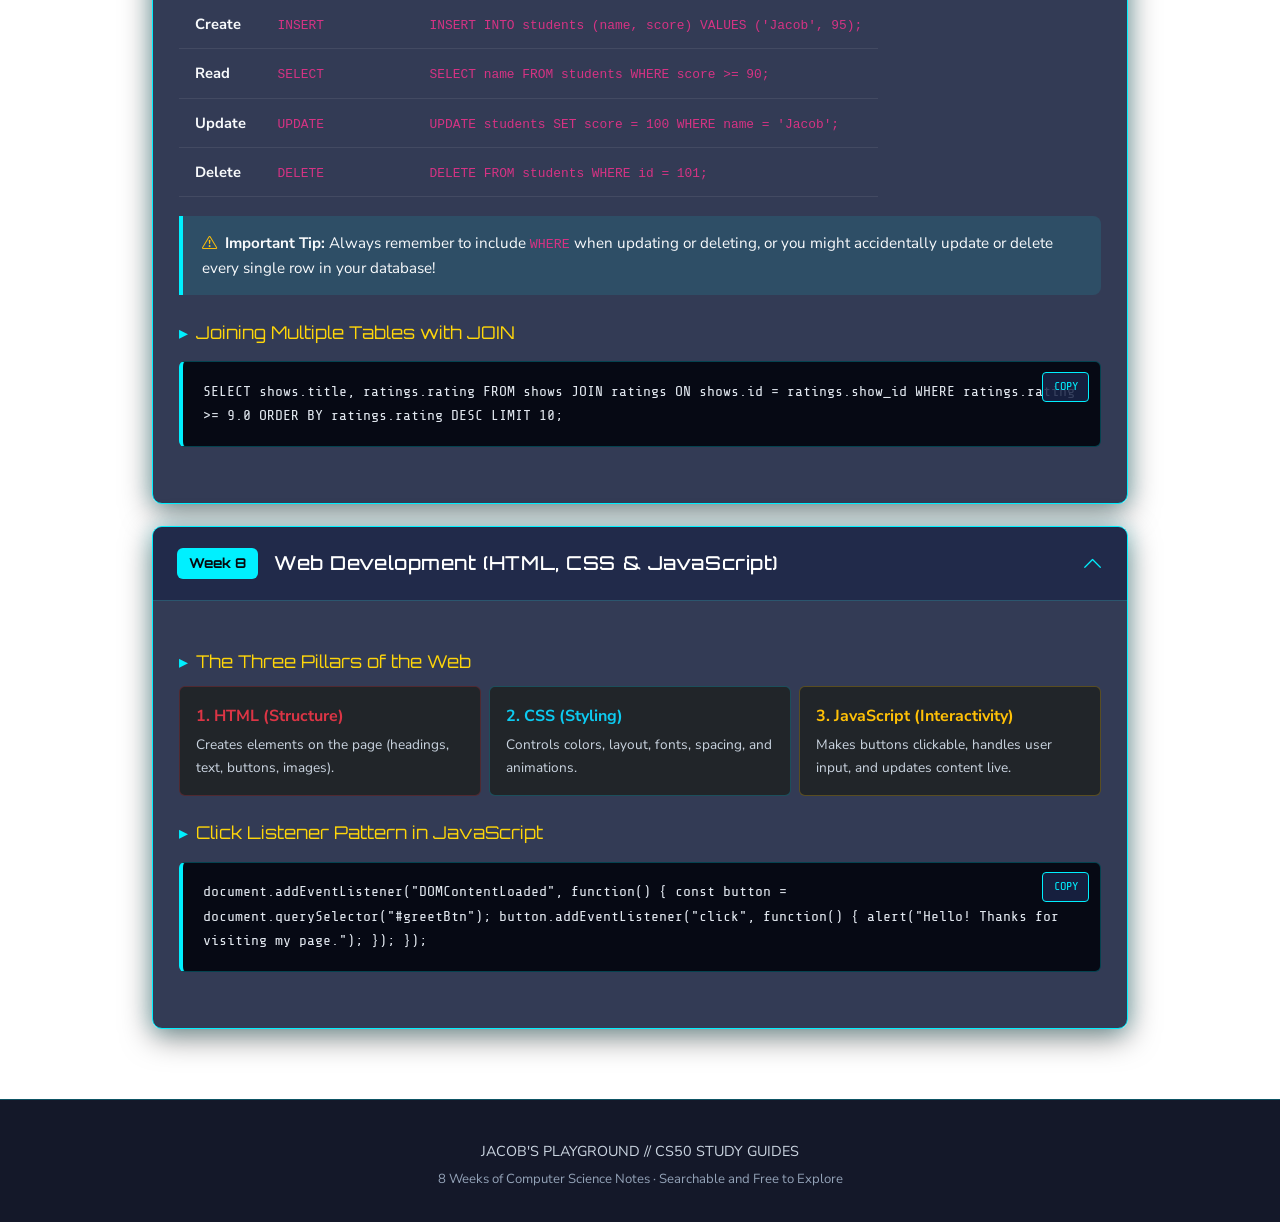
<file: website/notefolder/notes.html>
<!DOCTYPE html>
<html lang="en">
<head>
  <meta charset="UTF-8">
  <meta name="viewport" content="width=device-width, initial-scale=1">
  <title>Computer Science & Coding Notes // Jacob's Playground</title>
  <base href="../">
  
  <!-- Bootstrap 5 CSS -->
  <link href="https://cdn.jsdelivr.net/npm/bootstrap@5.3.8/dist/css/bootstrap.min.css" rel="stylesheet">
  <!-- Bootstrap Icons -->
  <link rel="stylesheet" href="https://cdn.jsdelivr.net/npm/bootstrap-icons@1.11.1/font/bootstrap-icons.css">
  
  <!-- Stylesheet -->
  <link href="styles.css?v=20261023" rel="stylesheet">
</head>
<body class="site-body d-flex flex-column min-vh-100">

  <!-- Interactive Background Canvas -->
  <canvas id="cyber-canvas" class="cyber-canvas-bg"></canvas>

  <!-- Navbar Placeholder (Pre-filled for file:// + dynamic fetch) -->
  <div id="navbar-placeholder">
    <nav class="navbar navbar-expand-lg site-navbar">
      <div class="container-fluid">
        <a class="cyber-brand" href="index.html">
          <span style="color: var(--neon-cyan); text-shadow: var(--neon-cyan-glow); font-size: 1.4rem;">⬡</span>
          <span>JACOB'S PLAYGROUND</span>
        </a>

        <div class="d-flex align-items-center gap-2 order-lg-last ms-auto ms-lg-3">
          <button id="cyber-audio-toggle" class="cyber-audio-btn" title="Toggle Sound Effects">
            <i class="bi bi-volume-mute-fill"></i> Sound: Off
          </button>

          <button class="navbar-toggler border-0" type="button" data-bs-toggle="collapse" data-bs-target="#cyberNavMenu" aria-controls="cyberNavMenu" aria-expanded="false" aria-label="Toggle navigation">
            <span style="color: var(--neon-cyan); font-size: 1.6rem;"><i class="bi bi-list"></i></span>
          </button>
        </div>

        <div class="collapse navbar-collapse" id="cyberNavMenu">
          <ul class="navbar-nav ms-auto align-items-lg-center">
            <li class="nav-item">
              <a class="nav-link" href="index.html" style="white-space: nowrap; display: inline-flex; align-items: center;">
                <i class="bi bi-house-door me-1"></i> Home
              </a>
            </li>
            <li class="nav-item">
              <a class="nav-link" href="portfolio/port.html" style="white-space: nowrap; display: inline-flex; align-items: center;">
                <i class="bi bi-person-badge me-1"></i> About Me & Awards
              </a>
            </li>
            <li class="nav-item">
              <a class="nav-link active" href="notefolder/notes.html" style="white-space: nowrap; display: inline-flex; align-items: center;">
                <i class="bi bi-journal-code me-1"></i> Coding Notes <span class="nav-status-pill nav-status-live">8 Weeks</span>
              </a>
            </li>
            <li class="nav-item">
              <a class="nav-link" href="projects.html" style="white-space: nowrap; display: inline-flex; align-items: center;">
                <i class="bi bi-laptop me-1"></i> Projects <span class="nav-status-pill nav-status-soon">Coming Soon</span>
              </a>
            </li>
            <li class="nav-item">
              <a class="nav-link" href="photos.html" style="white-space: nowrap; display: inline-flex; align-items: center;">
                <i class="bi bi-camera me-1"></i> Photos <span class="nav-status-pill nav-status-soon">Coming Soon</span>
              </a>
            </li>
          </ul>
        </div>
      </div>
    </nav>
  </div>

  <!-- Header Banner -->
  <header class="site-hero text-center" style="padding: 3.8rem 1.5rem 2.8rem;">
    <div class="container">
      <div class="hero-welcome-badge">
        <i class="bi bi-book-half text-warning me-1"></i>
        <span>CS50 COMPUTER SCIENCE STUDY GUIDES</span>
      </div>
      <h1 class="hero-title cyber-glitch-text" data-original-text="Computer Science & Coding Notes">Computer Science & Coding Notes</h1>
      <p class="hero-subtitle">
        Organized, easy-to-read notes on C, Python, SQL, and Web Development. Complete with instant search, code examples, and quick-reference cheat sheets.
      </p>

      <div class="d-flex justify-content-center gap-2 mt-3">
        <button id="expandAllBtn" class="btn-cyber btn-cyber-outline" style="font-size: 0.85rem; padding: 0.45rem 1.1rem;">
          <i class="bi bi-arrows-expand"></i> Expand All
        </button>
        <button id="collapseAllBtn" class="btn-cyber btn-cyber-outline" style="font-size: 0.85rem; padding: 0.45rem 1.1rem;">
          <i class="bi bi-arrows-collapse"></i> Collapse All
        </button>
      </div>
    </div>
  </header>

  <!-- Main Container -->
  <main class="container my-5 flex-grow-1 position-relative" style="z-index: 10; max-width: 1000px;">
    
    <!-- Live Search -->
    <div class="notes-search-box">
      <i class="bi bi-search notes-search-icon"></i>
      <input type="text" id="notesSearch" class="notes-search-input" placeholder="Search notes (e.g. loops, binary search, python, sql, pointers, malloc)..." autocomplete="off">
    </div>

    <!-- Category Filter Tabs -->
    <div class="notes-filter-pills" id="filterPills">
      <button class="notes-pill-btn active" data-filter="all">All Notes (8)</button>
      <button class="notes-pill-btn" data-filter="c-lang">C Language (Weeks 1-2)</button>
      <button class="notes-pill-btn" data-filter="algo-mem">Algorithms & Memory (Weeks 3-4)</button>
      <button class="notes-pill-btn" data-filter="ds">Data Structures (Week 5)</button>
      <button class="notes-pill-btn" data-filter="python">Python (Week 6)</button>
      <button class="notes-pill-btn" data-filter="sql">SQL Databases (Week 7)</button>
      <button class="notes-pill-btn" data-filter="web">Web Development (Week 8)</button>
    </div>

    <!-- Active Search Counter Feedback -->
    <div id="searchFeedback" class="mb-3 font-monospace" style="font-size: 0.9rem; color: var(--neon-cyan); display: none;"></div>

    <!-- ========================================================
         WEEK 1: C BASICS & TERMINAL
         ======================================================== -->
    <article class="note-module active" data-category="c-lang" data-keywords="c hello terminal make gcc clang printf loops variables conditionals functions">
      <div class="note-module-header">
        <div class="note-module-title">
          <span class="note-wk-badge">Week 1</span>
          <h3>C Fundamentals & Terminal Commands</h3>
        </div>
        <i class="bi bi-chevron-down note-chevron"></i>
      </div>
      <div class="note-module-body">
        
        <div class="note-subhead">Key Terminal Commands</div>
        <p>In C, you write your code in a file, compile it into a computer program, and run it directly in the terminal:</p>
        <div class="cyber-code-block">
          <button class="cyber-code-copy-btn" data-copy="code hello.c&#10;make hello&#10;./hello">COPY</button>
code hello.c   # Create or edit a source code file
make hello     # Compile hello.c into a runnable program (named hello)
./hello        # Run your compiled program
ls             # List all files in the current folder
cd <folder>    # Change directory into another folder
mkdir <folder> # Make a new folder
rm <file>      # Delete a file</div>

        <div class="note-subhead">Basic Structure of a C Program</div>
        <p>Every C program begins running from the <code>main(void)</code> function. Headers at the top give you access to helper functions:</p>
        <div class="cyber-code-block">
          <button class="cyber-code-copy-btn" data-copy="#include <stdio.h>
#include <cs50.h>

int main(void)
{
    string name = get_string(&quot;What is your name? &quot;);
    printf(&quot;Hello, %s\n&quot;, name);
    return 0;
}">COPY</button>
#include &lt;stdio.h&gt;  // Standard Input/Output library (for printf)
#include &lt;cs50.h&gt;   // CS50 Library (for get_string, get_int)

int main(void)
{
    string name = get_string("What is your name? ");
    printf("Hello, %s\n", name);
    return 0;
}</div>

        <div class="note-subhead">Format Specifiers (Placeholders in printf)</div>
        <table class="cyber-table">
          <thead>
            <tr><th>Specifier</th><th>Data Type</th><th>Example Usage</th></tr>
          </thead>
          <tbody>
            <tr><td><code>%s</code></td><td>String (text)</td><td><code>printf("%s\n", name);</code></td></tr>
            <tr><td><code>%i</code> or <code>%d</code></td><td>Integer (whole number)</td><td><code>printf("Score: %i\n", score);</code></td></tr>
            <tr><td><code>%c</code></td><td>Single character</td><td><code>printf("Grade: %c\n", 'A');</code></td></tr>
            <tr><td><code>%f</code></td><td>Float (decimal number)</td><td><code>printf("%.2f\n", price); // 2 decimals</code></td></tr>
            <tr><td><code>%li</code></td><td>Long integer</td><td><code>printf("Big number: %li\n", big_num);</code></td></tr>
          </tbody>
        </table>

        <div class="note-subhead">Conditionals, Loops & Functions</div>
        <ul>
          <li><b>Conditionals (if/else):</b> <code>if (x &lt; y) { ... } else if (x &gt; y) { ... } else { ... }</code></li>
          <li><b>Logical Operators:</b> <code>&&</code> (and), <code>||</code> (or), <code>!</code> (not), <code>==</code> (equals).</li>
          <li><b>Loops:</b> <code>while (condition)</code>, <code>for (int i = 0; i &lt; n; i++)</code>. If you get stuck in an infinite loop, press <kbd>Ctrl</kbd> + <kbd>C</kbd> to exit.</li>
          <li><b>Custom Functions:</b> Always write a prototype signature at the top of the file so C knows your function exists before <code>main()</code> is called.</li>
        </ul>
      </div>
    </article>

    <!-- ========================================================
         WEEK 2: COMPILATION & ARRAYS
         ======================================================== -->
    <article class="note-module active" data-category="c-lang" data-keywords="compilation assembly preprocessing assembling linking arrays strings memory null terminator argc argv ctype">
      <div class="note-module-header">
        <div class="note-module-title">
          <span class="note-wk-badge">Week 2</span>
          <h3>How Compiling Works, Arrays & Memory</h3>
        </div>
        <i class="bi bi-chevron-down note-chevron"></i>
      </div>
      <div class="note-module-body">
        
        <div class="note-subhead">The 4 Steps of Compiling</div>
        <p>When you run <code>make program</code>, the computer does four things in order:</p>
        <div class="row g-2 mb-3">
          <div class="col-md-3">
            <div class="p-2 border border-info border-opacity-25 rounded bg-dark">
              <b class="text-info">1. Preprocessing</b>
              <div style="font-size: 0.82rem; color: var(--text-muted);">Pastes full code for every <code>#include</code>.</div>
            </div>
          </div>
          <div class="col-md-3">
            <div class="p-2 border border-danger border-opacity-25 rounded bg-dark">
              <b class="text-danger">2. Compiling</b>
              <div style="font-size: 0.82rem; color: var(--text-muted);">Translates C code into assembly language.</div>
            </div>
          </div>
          <div class="col-md-3">
            <div class="p-2 border border-warning border-opacity-25 rounded bg-dark">
              <b class="text-warning">3. Assembling</b>
              <div style="font-size: 0.82rem; color: var(--text-muted);">Converts assembly into binary (0s and 1s).</div>
            </div>
          </div>
          <div class="col-md-3">
            <div class="p-2 border border-success border-opacity-25 rounded bg-dark">
              <b class="text-success">4. Linking</b>
              <div style="font-size: 0.82rem; color: var(--text-muted);">Merges your binary with library code into 1 file.</div>
            </div>
          </div>
        </div>

        <div class="note-subhead">Arrays & Memory Sizes</div>
        <p>An array stores items of the same type back-to-back in memory, starting at index <code>0</code>:</p>
        <div class="cyber-code-block">
          <button class="cyber-code-copy-btn" data-copy="int scores[3] = {85, 92, 78};
float average = (scores[0] + scores[1] + scores[2]) / 3.0;">COPY</button>
int scores[3] = {85, 92, 78};
// Divide by 3.0 (float) so decimals aren't accidentally cut off!
float average = (scores[0] + scores[1] + scores[2]) / 3.0;</div>

        <div class="note-subhead">How Strings Work in C (The Null Terminator)</div>
        <p>A string in C is just an array of characters ending with a hidden zero byte called the null character (<code>'\0'</code>):</p>
        <div class="cyber-callout">
          <b>Memory view of "HI!":</b><br>
          <code>['H'] ['I'] ['!'] ['\0']</code> &rarr; It has 3 letters, but takes up <b>4 bytes</b> in memory!
        </div>

        <div class="note-subhead">Command-Line Arguments: argc & argv</div>
        <div class="cyber-code-block">
          <button class="cyber-code-copy-btn" data-copy="int main(int argc, string argv[])
{
    if (argc != 2)
    {
        printf(&quot;Usage: ./program <name>\n&quot;);
        return 1;
    }
    printf(&quot;Hello, %s\n&quot;, argv[1]);
    return 0;
}">COPY</button>
int main(int argc, string argv[])
{
    // argc: count of arguments entered
    // argv: array of strings entered (argv[0] is the program name)
    if (argc != 2)
    {
        printf("Usage: ./program &lt;name&gt;\n");
        return 1; // Error code
    }
    printf("Hello, %s\n", argv[1]);
    return 0; // Success
}</div>
      </div>
    </article>

    <!-- ========================================================
         WEEK 3: ALGORITHMS & BIG-O
         ======================================================== -->
    <article class="note-module active" data-category="algo-mem" data-keywords="algorithms big o search binary linear sort bubble selection merge struct recursion time complexity">
      <div class="note-module-header">
        <div class="note-module-title">
          <span class="note-wk-badge">Week 3</span>
          <h3>Algorithms, Big-O Notation & Recursion</h3>
        </div>
        <i class="bi bi-chevron-down note-chevron"></i>
      </div>
      <div class="note-module-body">
        
        <div class="note-subhead">Big-O Notation Made Simple</div>
        <ul>
          <li><b>$O$ (Big-O):</b> The worst-case running time (how long it takes at most).</li>
          <li><b>$\Omega$ (Big-Omega):</b> The best-case running time (how long it takes when lucky).</li>
          <li><b>$\Theta$ (Big-Theta):</b> Used when best-case and worst-case are the exact same.</li>
        </ul>

        <div class="note-subhead">Search and Sort Comparison</div>
        <table class="cyber-table">
          <thead>
            <tr><th>Algorithm</th><th>Best Case</th><th>Worst Case</th><th>How It Works</th></tr>
          </thead>
          <tbody>
            <tr><td><b>Linear Search</b></td><td>$\Omega(1)$</td><td>$O(n)$</td><td>Checks items one by one from beginning to end.</td></tr>
            <tr><td><b>Binary Search</b></td><td>$\Omega(1)$</td><td>$O(\log n)$</td><td>Splits sorted list in half each step. <i>(List must be sorted!)</i></td></tr>
            <tr><td><b>Selection Sort</b></td><td>$\Omega(n^2)$</td><td>$O(n^2)$</td><td>Finds smallest item, moves it to front, repeats.</td></tr>
            <tr><td><b>Bubble Sort</b></td><td>$\Omega(n)$</td><td>$O(n^2)$</td><td>Repeatedly swaps adjacent items that are out of order.</td></tr>
            <tr><td><b>Merge Sort</b></td><td>$\Omega(n \log n)$</td><td>$O(n \log n)$</td><td>Recursively splits array in half and merges sorted halves.</td></tr>
          </tbody>
        </table>

        <div class="note-subhead">Custom Data Types (typedef struct)</div>
        <p>Allows you to bundle related variables together under one new type:</p>
        <div class="cyber-code-block">
          <button class="cyber-code-copy-btn" data-copy="typedef struct
{
    string name;
    string phone;
} person;

person people[2];
people[0].name = &quot;Jacob&quot;;
people[0].phone = &quot;+65-8888-0000&quot;;">COPY</button>
typedef struct
{
    string name;
    string phone;
} person;

person people[2];
people[0].name = "Jacob";
people[0].phone = "+65-8888-0000";</div>

        <div class="note-subhead">Recursion: Functions Calling Themselves</div>
        <p>A recursive function must have two ingredients to work without crashing:</p>
        <ol>
          <li><b>Base Case:</b> The stopping condition where it returns without calling itself.</li>
          <li><b>Recursive Case:</b> The step where it calls itself with a simpler problem.</li>
        </ol>
      </div>
    </article>

    <!-- ========================================================
         WEEK 4: MEMORY & POINTERS
         ======================================================== -->
    <article class="note-module active" data-category="algo-mem" data-keywords="pointers memory malloc free heap stack valgrind file io fopen scanf hexadecimal address">
      <div class="note-module-header">
        <div class="note-module-title">
          <span class="note-wk-badge">Week 4</span>
          <h3>Pointers, Dynamic Memory (malloc & free) & Files</h3>
        </div>
        <i class="bi bi-chevron-down note-chevron"></i>
      </div>
      <div class="note-module-body">
        
        <div class="note-subhead">What is a Pointer?</div>
        <p>A pointer is simply a variable that stores a memory address (where something lives in RAM):</p>
        <ul>
          <li><code>&</code> operator: Gives you the address of a variable (e.g. <code>&x</code>).</li>
          <li><code>*</code> operator: "Go to this address" (dereferences the pointer to read or change the value).</li>
        </ul>

        <div class="note-subhead">Dynamic Memory: malloc and free</div>
        <div class="cyber-code-block">
          <button class="cyber-code-copy-btn" data-copy="// Ask the computer for memory to store 3 numbers
int *list = malloc(3 * sizeof(int));
if (list == NULL)
{
    return 1; // Out of memory check
}

list[0] = 10;
list[1] = 20;
list[2] = 30;

// ALWAYS free memory when you're done with it!
free(list);">COPY</button>
// Ask the computer for memory to store 3 numbers
int *list = malloc(3 * sizeof(int));
if (list == NULL)
{
    return 1; // Out of memory check
}

list[0] = 10;
list[1] = 20;
list[2] = 30;

// ALWAYS free memory when you're done with it!
free(list);</div>

        <div class="note-subhead">Memory Layout (Heap vs Stack)</div>
        <div class="row g-2 mb-3">
          <div class="col-md-3">
            <div class="p-2 border border-info border-opacity-25 rounded bg-dark">
              <b class="text-info">Machine Code</b>
              <div style="font-size: 0.82rem; color: var(--text-muted);">Compiled binary code.</div>
            </div>
          </div>
          <div class="col-md-3">
            <div class="p-2 border border-warning border-opacity-25 rounded bg-dark">
              <b class="text-warning">Globals</b>
              <div style="font-size: 0.82rem; color: var(--text-muted);">Global variables.</div>
            </div>
          </div>
          <div class="col-md-3">
            <div class="p-2 border border-danger border-opacity-25 rounded bg-dark">
              <b class="text-danger">Heap (malloc)</b>
              <div style="font-size: 0.82rem; color: var(--text-muted);">Grows downwards.</div>
            </div>
          </div>
          <div class="col-md-3">
            <div class="p-2 border border-success border-opacity-25 rounded bg-dark">
              <b class="text-success">Stack (Local vars)</b>
              <div style="font-size: 0.82rem; color: var(--text-muted);">Grows upwards.</div>
            </div>
          </div>
        </div>

        <div class="note-subhead">Reading and Writing Files in C</div>
        <div class="cyber-code-block">
          <button class="cyber-code-copy-btn" data-copy="FILE *file = fopen(&quot;data.txt&quot;, &quot;w&quot;);
if (file != NULL)
{
    fprintf(file, &quot;Hello, World!\n&quot;);
    fclose(file);
}">COPY</button>
FILE *file = fopen("data.txt", "w"); // "r" = read, "w" = write, "a" = append
if (file == NULL)
{
    return 1; // File error
}
fprintf(file, "Hello from C!\n");
fclose(file); // Always close files when done!</div>
      </div>
    </article>

    <!-- ========================================================
         WEEK 5: DATA STRUCTURES
         ======================================================== -->
    <article class="note-module active" data-category="ds" data-keywords="data structures linked list node bst tree hash table trie queue stack fifo lifo speller">
      <div class="note-module-header">
        <div class="note-module-title">
          <span class="note-wk-badge">Week 5</span>
          <h3>Data Structures (Lists, Trees, Hash Tables & Tries)</h3>
        </div>
        <i class="bi bi-chevron-down note-chevron"></i>
      </div>
      <div class="note-module-body">
        
        <div class="note-subhead">Quick Comparison of Data Structures</div>
        <table class="cyber-table">
          <thead>
            <tr><th>Structure</th><th>Lookup Speed</th><th>Insertion Speed</th><th>Best Use Case</th></tr>
          </thead>
          <tbody>
            <tr><td><b>Array</b></td><td>Fast $O(1)$ by index</td><td>Slow $O(n)$ if resizing</td><td>Fixed number of elements with known indices.</td></tr>
            <tr><td><b>Linked List</b></td><td>Slow $O(n)$</td><td>Fast $O(1)$ at start</td><td>When items are constantly added and removed.</td></tr>
            <tr><td><b>Binary Tree (BST)</b></td><td>Fast $O(\log n)$</td><td>Fast $O(\log n)$</td><td>Keeping data sorted while adding items dynamically.</td></tr>
            <tr><td><b>Hash Table</b></td><td>Ultra-fast $O(1)$ average</td><td>Ultra-fast $O(1)$</td><td>Key-to-value lookups (like dictionaries).</td></tr>
            <tr><td><b>Trie</b></td><td>Instant by word length</td><td>Instant by word length</td><td>Prefix search and spell checkers.</td></tr>
          </tbody>
        </table>

        <div class="note-subhead">Linked List Node Example</div>
        <div class="cyber-code-block">
          <button class="cyber-code-copy-btn" data-copy="typedef struct node
{
    int number;
    struct node *next;
} node;

// Add new node to the front of list in O(1) time:
node *n = malloc(sizeof(node));
if (n != NULL)
{
    n->number = 42;
    n->next = list;
    list = n;
}">COPY</button>
typedef struct node
{
    int number;
    struct node *next;
} node;

// Add new node to the front of list in O(1) time:
node *n = malloc(sizeof(node));
if (n != NULL)
{
    n->number = 42;
    n->next = list;
    list = n;
}</div>
      </div>
    </article>

    <!-- ========================================================
         WEEK 6: PYTHON
         ======================================================== -->
    <article class="note-module active" data-category="python" data-keywords="python dict list tuple set range f-strings exceptions try except syntax indentation csv">
      <div class="note-module-header">
        <div class="note-module-title">
          <span class="note-wk-badge">Week 6</span>
          <h3>Python Basics & Differences from C</h3>
        </div>
        <i class="bi bi-chevron-down note-chevron"></i>
      </div>
      <div class="note-module-body">
        
        <div class="note-subhead">Key Differences Between C and Python</div>
        <ul>
          <li><b>No Compiling Needed:</b> Python runs scripts line by line (<code>python hello.py</code>).</li>
          <li><b>No Type Declarations:</b> You just write <code>x = 5</code> instead of <code>int x = 5;</code>.</li>
          <li><b>Automatic Memory:</b> No need to use <code>malloc</code> or <code>free</code>. Python manages memory automatically.</li>
        </ul>

        <div class="note-subhead">Python Data Types & Collections</div>
        <div class="cyber-code-block">
          <button class="cyber-code-copy-btn" data-copy="# List: flexible, changeable sequence
scores = [85, 92, 78]
scores.append(95)

# Tuple: fixed, unchangeable sequence
coords = (1.3521, 103.8198)

# Dictionary: key-value pairs (like a phonebook)
person = {
    &quot;name&quot;: &quot;Jacob&quot;,
    &quot;role&quot;: &quot;ETPS Scholar&quot;,
    &quot;languages&quot;: [&quot;C&quot;, &quot;Python&quot;, &quot;SQL&quot;]
}

# Set: unique items only (removes duplicates automatically)
tags = {&quot;math&quot;, &quot;science&quot;, &quot;math&quot;}  # {&quot;math&quot;, &quot;science&quot;}">COPY</button>
# List: flexible, changeable sequence
scores = [85, 92, 78]
scores.append(95)

# Tuple: fixed, unchangeable sequence
coords = (1.3521, 103.8198)

# Dictionary: key-value pairs (like a phonebook)
person = {
    "name": "Jacob",
    "role": "ETPS Scholar",
    "languages": ["C", "Python", "SQL"]
}

# Set: unique items only (removes duplicates automatically)
tags = {"math", "science", "math"}  # {"math", "science"}</div>

        <div class="note-subhead">Safe Input & Handling Errors</div>
        <div class="cyber-code-block">
          <button class="cyber-code-copy-btn" data-copy="try:
    x = int(input(&quot;Enter a number: &quot;))
    print(f&quot;Squared: {x ** 2}&quot;)
except ValueError:
    print(&quot;Please enter a valid number!&quot;)">COPY</button>
try:
    x = int(input("Enter a number: "))
    print(f"Squared: {x ** 2}")
except ValueError:
    print("Please enter a valid number!")</div>
      </div>
    </article>

    <!-- ========================================================
         WEEK 7: SQL
         ======================================================== -->
    <article class="note-module active" data-category="sql" data-keywords="sql database sqlite crud select insert update delete join where group by index table">
      <div class="note-module-header">
        <div class="note-module-title">
          <span class="note-wk-badge">Week 7</span>
          <h3>SQL Databases & Writing Queries</h3>
        </div>
        <i class="bi bi-chevron-down note-chevron"></i>
      </div>
      <div class="note-module-body">
        
        <div class="note-subhead">The 4 CRUD Operations in SQL</div>
        <table class="cyber-table">
          <thead>
            <tr><th>Action</th><th>SQL Command</th><th>Example</th></tr>
          </thead>
          <tbody>
            <tr><td><b>Create</b></td><td><code>INSERT</code></td><td><code>INSERT INTO students (name, score) VALUES ('Jacob', 95);</code></td></tr>
            <tr><td><b>Read</b></td><td><code>SELECT</code></td><td><code>SELECT name FROM students WHERE score >= 90;</code></td></tr>
            <tr><td><b>Update</b></td><td><code>UPDATE</code></td><td><code>UPDATE students SET score = 100 WHERE name = 'Jacob';</code></td></tr>
            <tr><td><b>Delete</b></td><td><code>DELETE</code></td><td><code>DELETE FROM students WHERE id = 101;</code></td></tr>
          </tbody>
        </table>

        <div class="cyber-callout">
          <i class="bi bi-exclamation-triangle text-warning me-1"></i>
          <b>Important Tip:</b> Always remember to include <code>WHERE</code> when updating or deleting, or you might accidentally update or delete every single row in your database!
        </div>

        <div class="note-subhead">Joining Multiple Tables with JOIN</div>
        <div class="cyber-code-block">
          <button class="cyber-code-copy-btn" data-copy="SELECT shows.title, ratings.rating
FROM shows
JOIN ratings ON shows.id = ratings.show_id
WHERE ratings.rating >= 9.0
ORDER BY ratings.rating DESC
LIMIT 10;">COPY</button>
SELECT shows.title, ratings.rating
FROM shows
JOIN ratings ON shows.id = ratings.show_id
WHERE ratings.rating &gt;= 9.0
ORDER BY ratings.rating DESC
LIMIT 10;</div>
      </div>
    </article>

    <!-- ========================================================
         WEEK 8: WEB DEV
         ======================================================== -->
    <article class="note-module active" data-category="web" data-keywords="html css javascript dom event listener forms selectors web architecture frontend">
      <div class="note-module-header">
        <div class="note-module-title">
          <span class="note-wk-badge">Week 8</span>
          <h3>Web Development (HTML, CSS & JavaScript)</h3>
        </div>
        <i class="bi bi-chevron-down note-chevron"></i>
      </div>
      <div class="note-module-body">
        
        <div class="note-subhead">The Three Pillars of the Web</div>
        <div class="row g-2 mb-3">
          <div class="col-md-4">
            <div class="p-3 border border-danger border-opacity-25 rounded bg-dark">
              <b class="text-danger">1. HTML (Structure)</b>
              <div style="font-size: 0.85rem; color: var(--text-muted); margin-top: 0.3rem;">Creates elements on the page (headings, text, buttons, images).</div>
            </div>
          </div>
          <div class="col-md-4">
            <div class="p-3 border border-info border-opacity-25 rounded bg-dark">
              <b class="text-info">2. CSS (Styling)</b>
              <div style="font-size: 0.85rem; color: var(--text-muted); margin-top: 0.3rem;">Controls colors, layout, fonts, spacing, and animations.</div>
            </div>
          </div>
          <div class="col-md-4">
            <div class="p-3 border border-warning border-opacity-25 rounded bg-dark">
              <b class="text-warning">3. JavaScript (Interactivity)</b>
              <div style="font-size: 0.85rem; color: var(--text-muted); margin-top: 0.3rem;">Makes buttons clickable, handles user input, and updates content live.</div>
            </div>
          </div>
        </div>

        <div class="note-subhead">Click Listener Pattern in JavaScript</div>
        <div class="cyber-code-block">
          <button class="cyber-code-copy-btn" data-copy="document.addEventListener(&quot;DOMContentLoaded&quot;, function() {
    const button = document.querySelector(&quot;#greetBtn&quot;);
    button.addEventListener(&quot;click&quot;, function() {
        alert(&quot;Hello! Thanks for visiting my page.&quot;);
    });
});">COPY</button>
document.addEventListener("DOMContentLoaded", function() {
    const button = document.querySelector("#greetBtn");
    button.addEventListener("click", function() {
        alert("Hello! Thanks for visiting my page.");
    });
});</div>
      </div>
    </article>

  </main>

  <!-- Footer -->
  <footer class="site-footer">
    <div class="container text-center">
      <div>JACOB'S PLAYGROUND // CS50 STUDY GUIDES</div>
      <div style="font-size: 0.82rem; color: var(--text-dim); margin-top: 0.3rem;">
        8 Weeks of Computer Science Notes · Searchable and Free to Explore
      </div>
    </div>
  </footer>

  <!-- Bootstrap JS Bundle -->
  <script src="https://cdn.jsdelivr.net/npm/bootstrap@5.3.8/dist/js/bootstrap.bundle.min.js"></script>
  <!-- Cyberpunk Interactive Engine -->
  <script src="cyber-effects.js"></script>

  <!-- Interactive Search & Filter Controller -->
  <script>
    // Load Shared Navbar
    fetch('navbar.html')
      .then(res => res.text())
      .then(html => {
        document.getElementById('navbar-placeholder').innerHTML = html;
        const codexLink = document.querySelector('.site-navbar a[href="notefolder/notes.html"]');
        if (codexLink) codexLink.classList.add('active');
        if (window.initCyberpunkEngine) window.initCyberpunkEngine();
      });

    // Accordion Expansion Toggle
    document.querySelectorAll('.note-module-header').forEach(header => {
      header.addEventListener('click', () => {
        const module = header.parentElement;
        module.classList.toggle('active');
        if (window.cyberSFX) window.cyberSFX.playClick();
      });
    });

    // Expand / Collapse All
    const expandBtn = document.getElementById('expandAllBtn');
    const collapseBtn = document.getElementById('collapseAllBtn');
    const modules = document.querySelectorAll('.note-module');

    expandBtn.addEventListener('click', () => {
      modules.forEach(m => m.classList.add('active'));
    });
    collapseBtn.addEventListener('click', () => {
      modules.forEach(m => m.classList.remove('active'));
    });

    // Category Filter Pills
    const pillButtons = document.querySelectorAll('.notes-pill-btn');
    pillButtons.forEach(btn => {
      btn.addEventListener('click', () => {
        pillButtons.forEach(b => b.classList.remove('active'));
        btn.classList.add('active');
        const filter = btn.getAttribute('data-filter');
        applyFilter(filter);
      });
    });

    function applyFilter(filter) {
      const searchVal = document.getElementById('notesSearch').value.toLowerCase().trim();
      let visibleCount = 0;

      modules.forEach(module => {
        const category = module.getAttribute('data-category');
        const keywords = module.getAttribute('data-keywords') || '';
        const text = module.innerText.toLowerCase();

        const matchesCat = (filter === 'all' || category === filter);
        const matchesSearch = !searchVal || keywords.includes(searchVal) || text.includes(searchVal);

        if (matchesCat && matchesSearch) {
          module.style.display = 'block';
          visibleCount++;
        } else {
          module.style.display = 'none';
        }
      });

      updateSearchFeedback(searchVal, visibleCount);
    }

    // Live Search
    const searchInput = document.getElementById('notesSearch');
    searchInput.addEventListener('input', () => {
      const activePill = document.querySelector('.notes-pill-btn.active');
      const filter = activePill ? activePill.getAttribute('data-filter') : 'all';
      applyFilter(filter);
    });

    function updateSearchFeedback(query, count) {
      const fb = document.getElementById('searchFeedback');
      if (query) {
        fb.style.display = 'block';
        fb.innerHTML = `Showing ${count} matching note section(s) for "${query}"`;
      } else {
        fb.style.display = 'none';
      }
    }
  </script>
</body>
</html>
</file>
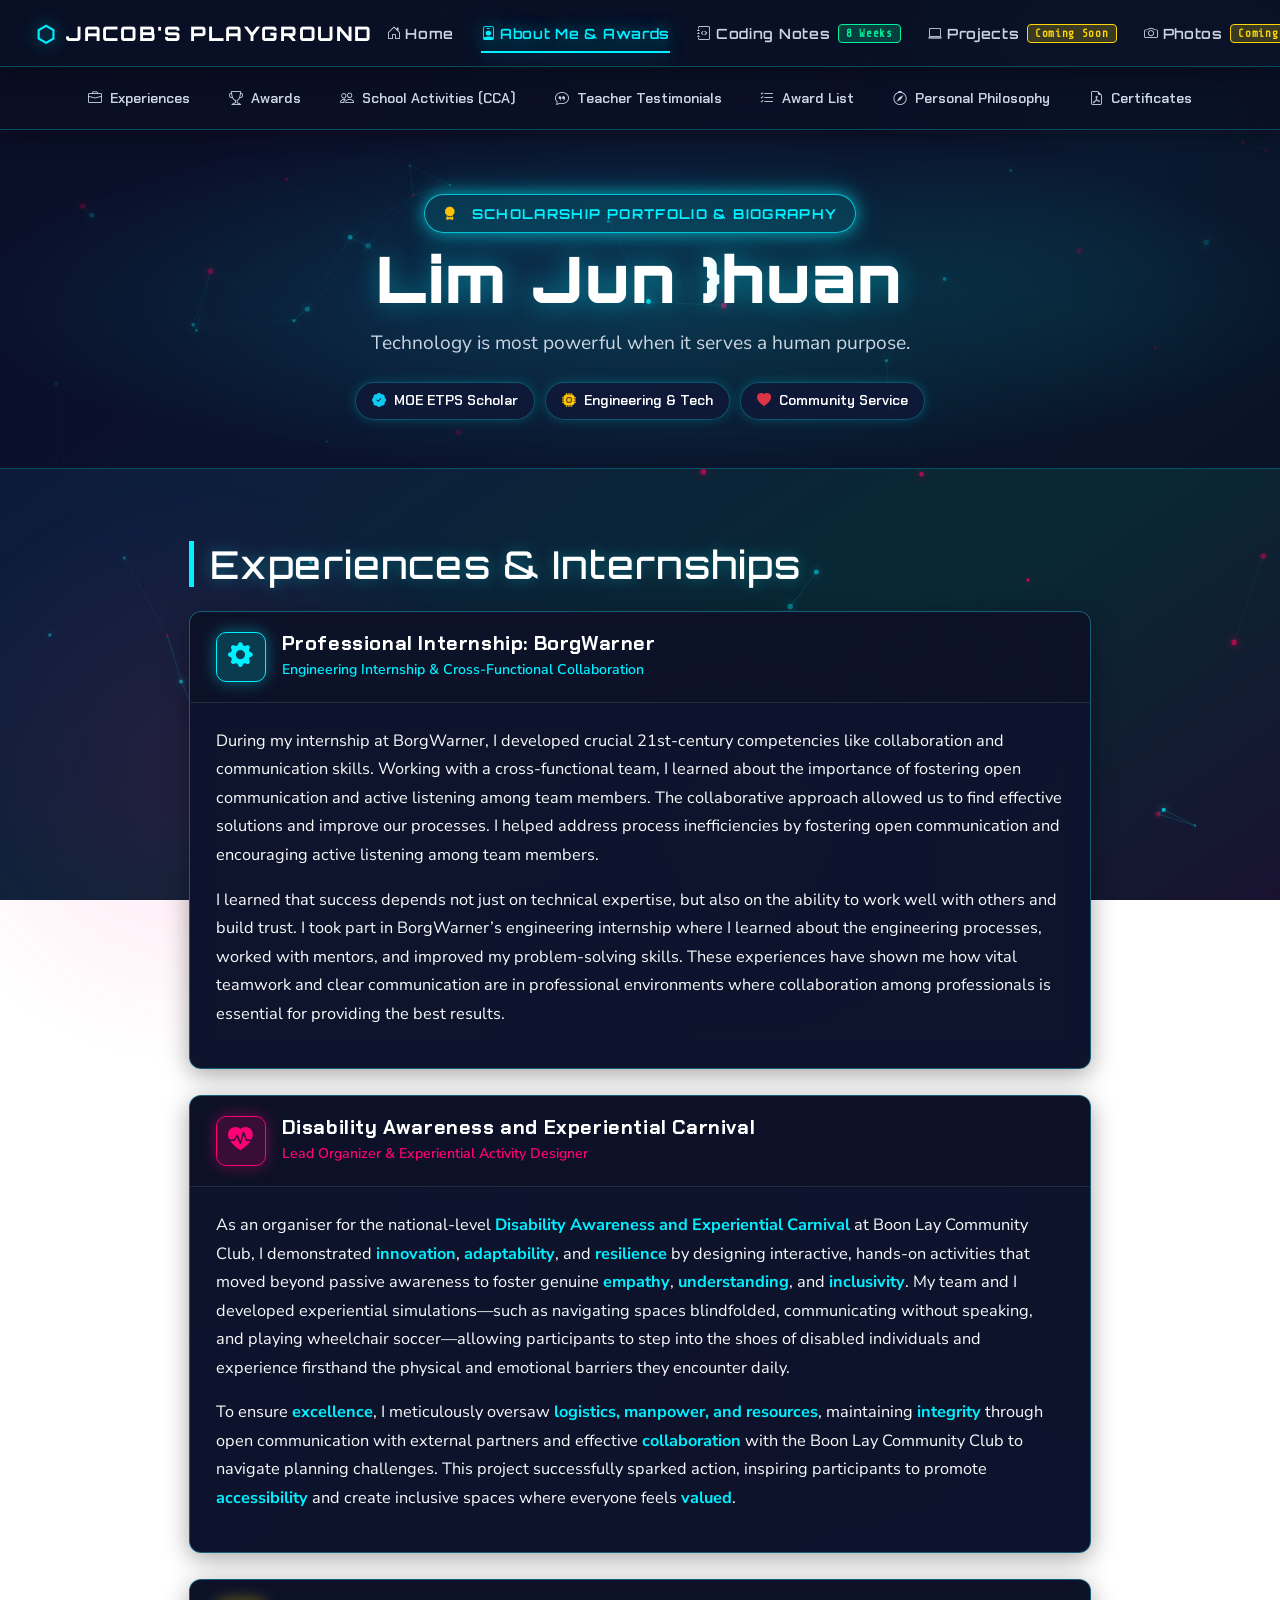
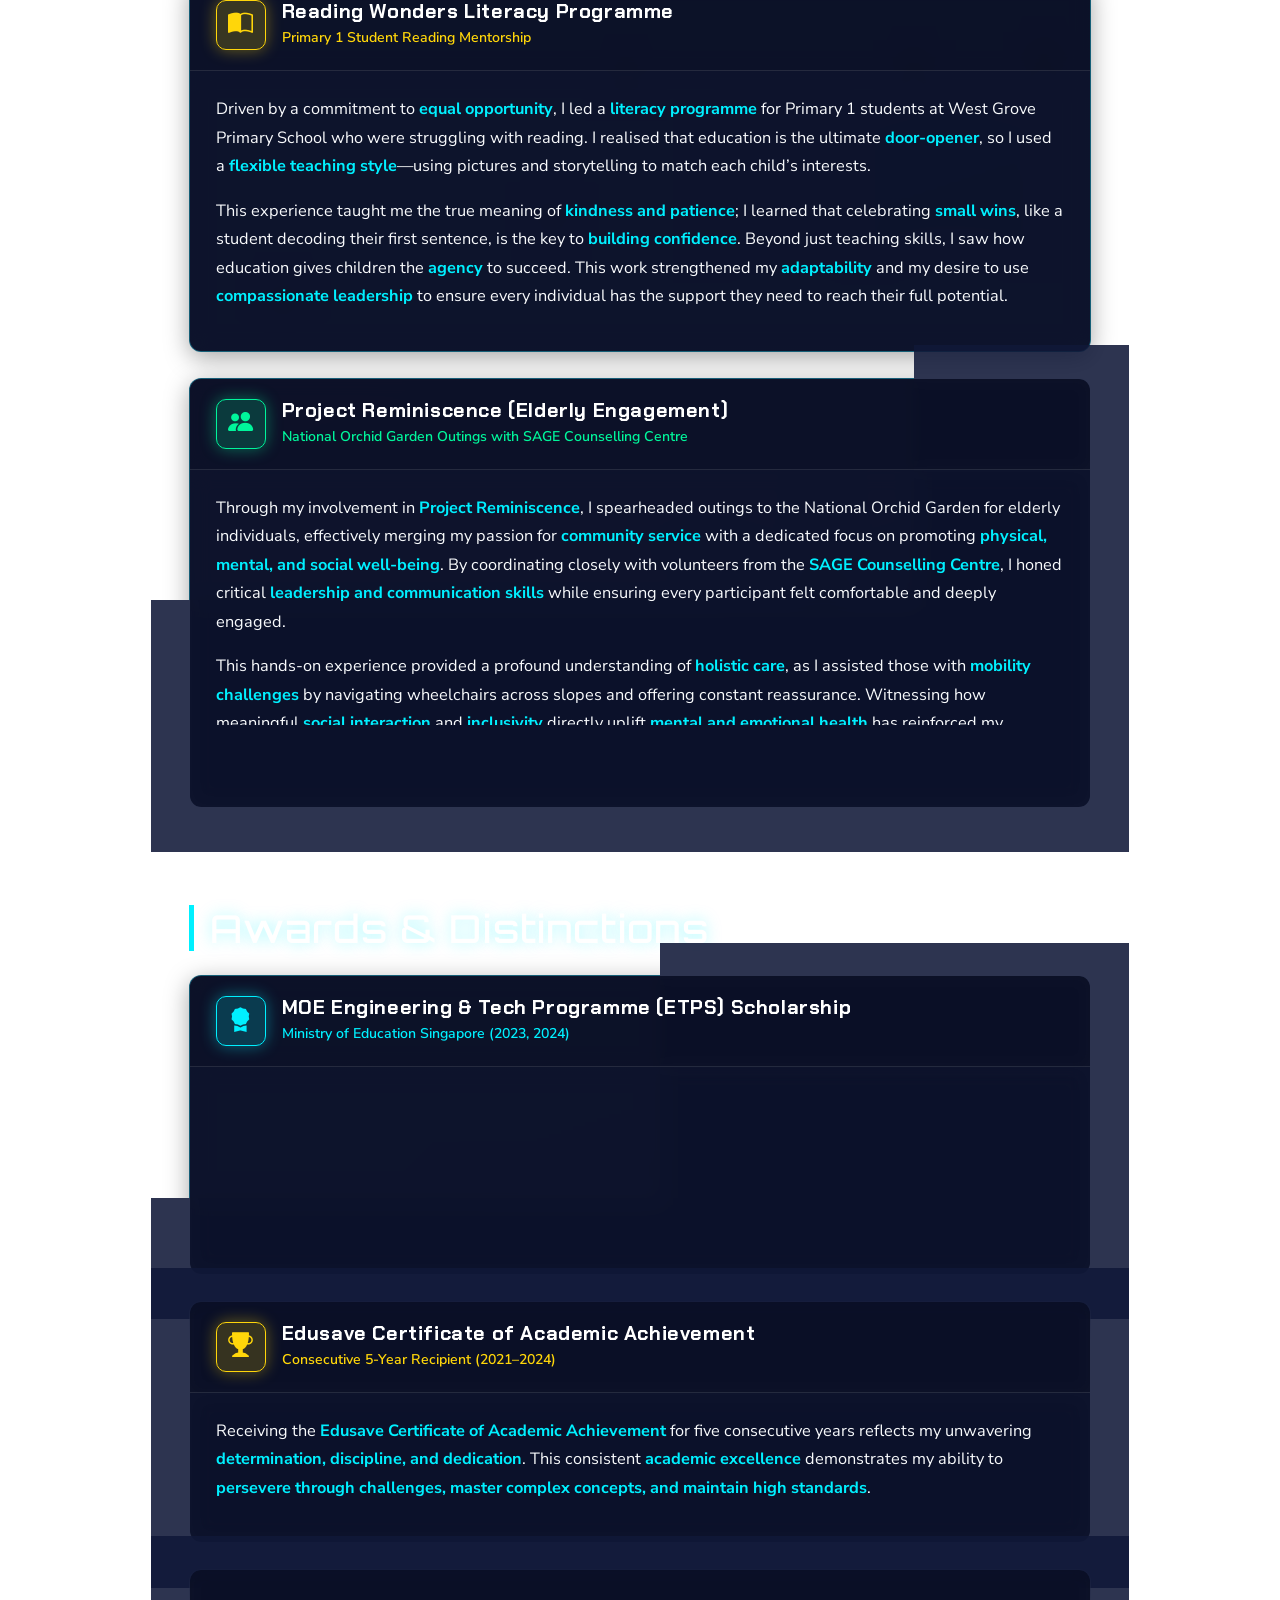
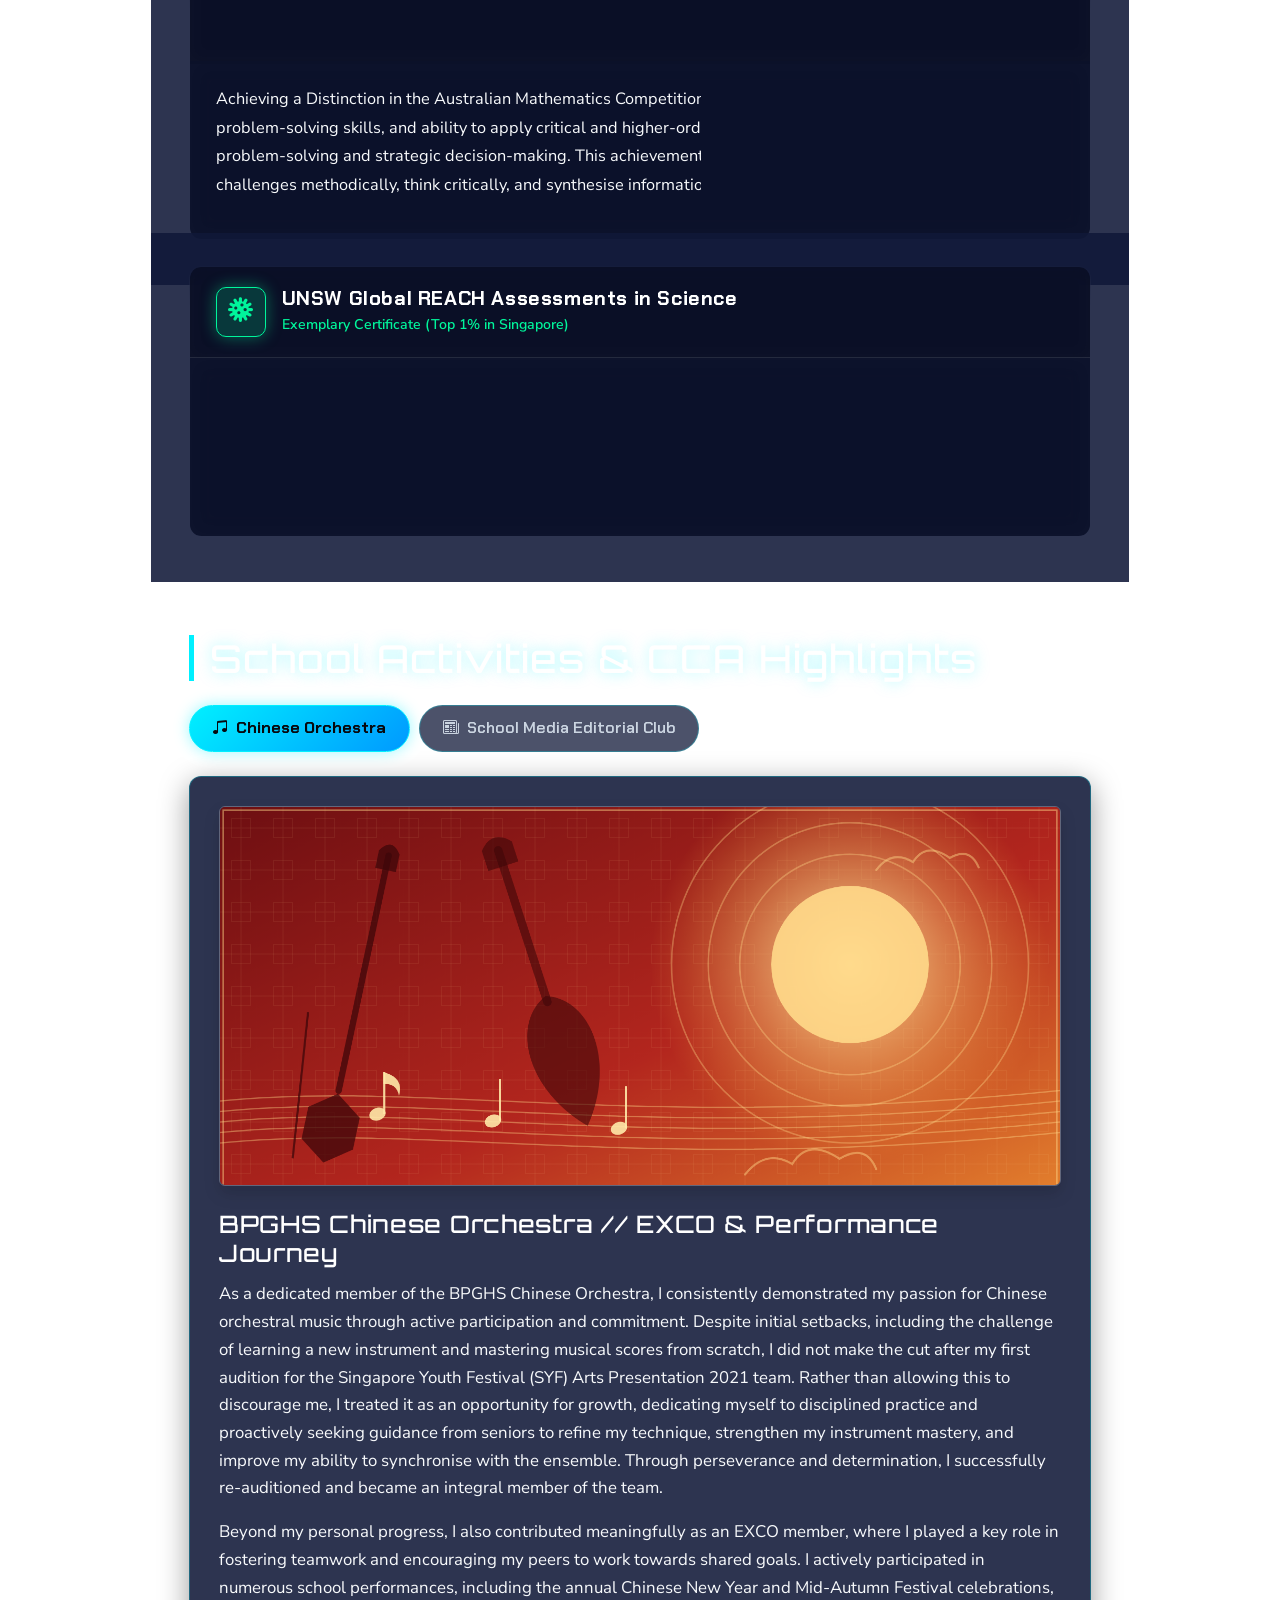
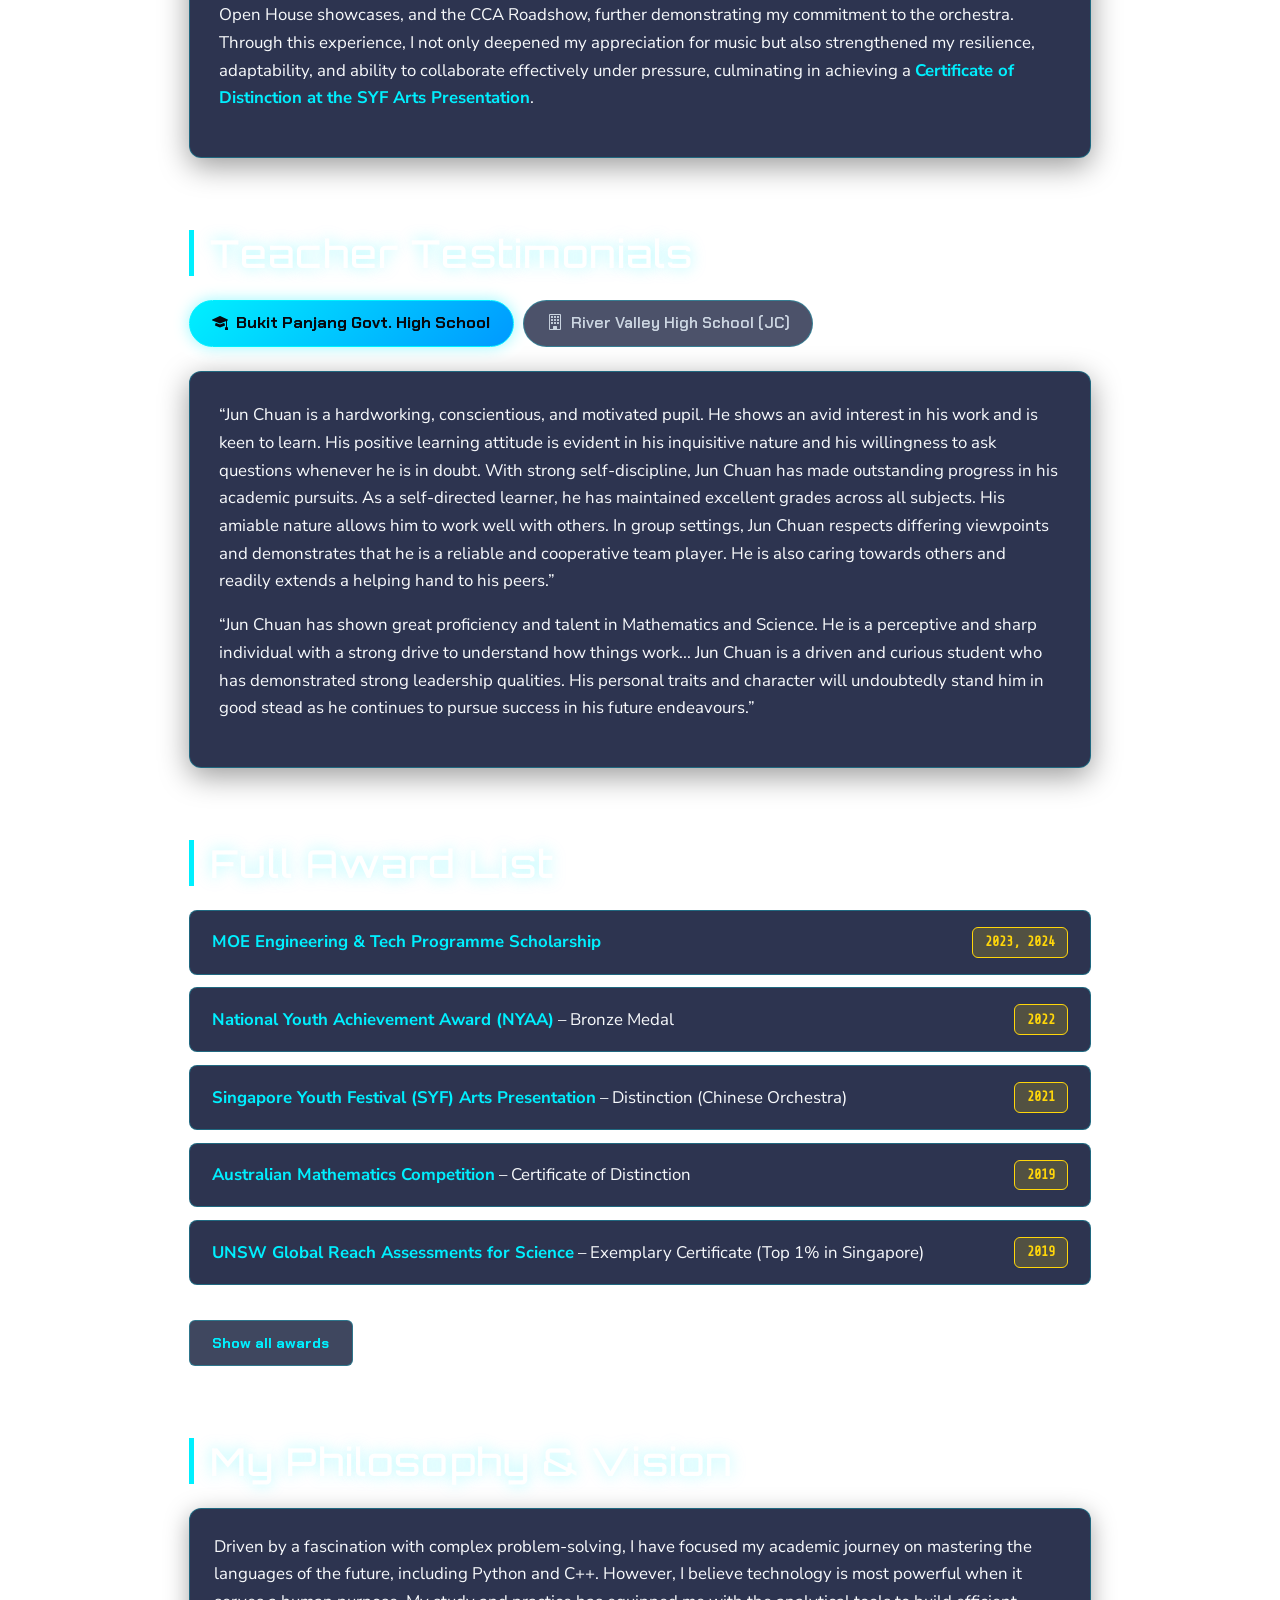
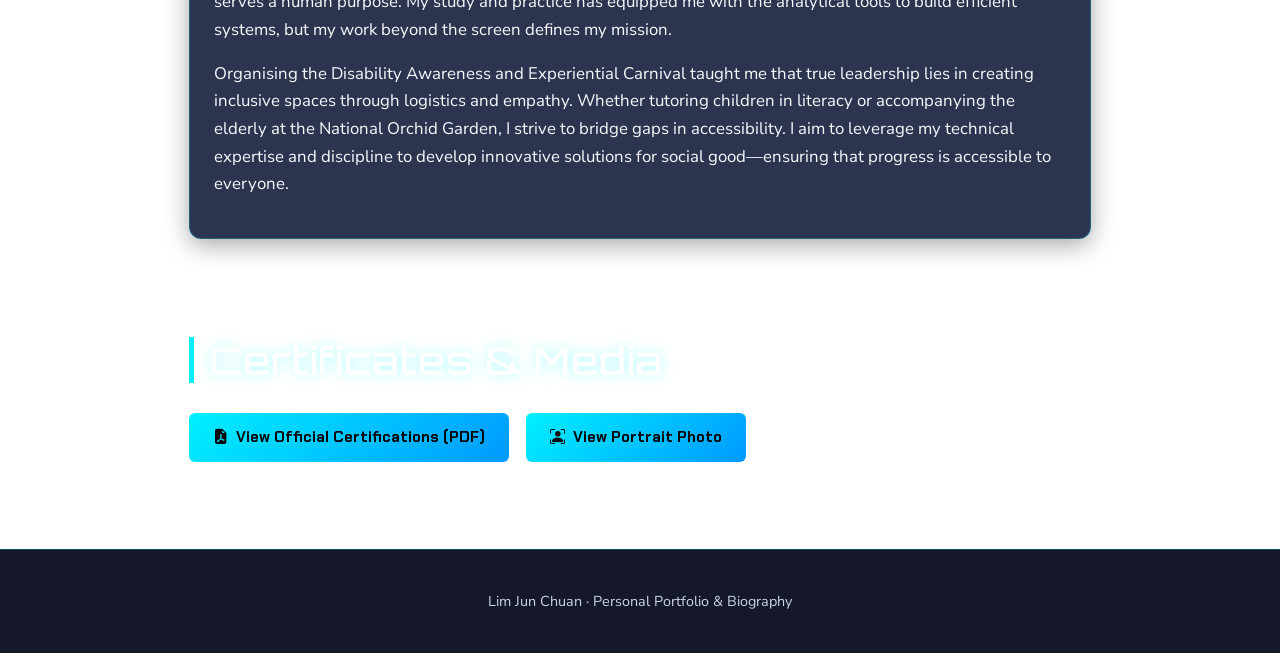
<file: website/portfolio/port.html>
<!DOCTYPE html>
<html lang="en">
<head>
  <meta charset="utf-8">
  <meta name="viewport" content="width=device-width, initial-scale=1">
  <title>Lim Jun Chuan // About Me & Awards</title>
  <base href="../">

  <!-- Bootstrap CSS -->
  <link href="https://cdn.jsdelivr.net/npm/bootstrap@5.3.8/dist/css/bootstrap.min.css" rel="stylesheet">
  <!-- Bootstrap Icons -->
  <link rel="stylesheet" href="https://cdn.jsdelivr.net/npm/bootstrap-icons@1.11.1/font/bootstrap-icons.css">

  <!-- Core Cyber Styles + Portfolio Styles -->
  <link rel="stylesheet" href="styles.css?v=20261023c">
  <link rel="stylesheet" href="portfolio/style.css?v=20261023c">
</head>
<body class="site-body">

  <!-- Interactive Background Canvas -->
  <canvas id="cyber-canvas" class="cyber-canvas-bg"></canvas>

  <!-- Scroll Progress Indicator -->
  <div id="bar"></div>

  <!-- Shared Navbar Placeholder (Pre-filled for file:// + dynamic fetch) -->
  <div id="site-nav">
    <nav class="navbar navbar-expand-lg site-navbar">
      <div class="container-fluid">
        <a class="cyber-brand" href="index.html">
          <span style="color: var(--neon-cyan); text-shadow: var(--neon-cyan-glow); font-size: 1.4rem;">⬡</span>
          <span style="white-space: nowrap;">JACOB'S PLAYGROUND</span>
        </a>

        <div class="d-flex align-items-center gap-2 order-lg-last ms-auto ms-lg-3">
          <button id="cyber-audio-toggle" class="cyber-audio-btn" title="Toggle Sound Effects" style="white-space: nowrap;">
            <i class="bi bi-volume-mute-fill"></i> Sound: Off
          </button>

          <button class="navbar-toggler border-0" type="button" data-bs-toggle="collapse" data-bs-target="#cyberNavMenu" aria-controls="cyberNavMenu" aria-expanded="false" aria-label="Toggle navigation">
            <span style="color: var(--neon-cyan); font-size: 1.6rem;"><i class="bi bi-list"></i></span>
          </button>
        </div>

        <div class="collapse navbar-collapse" id="cyberNavMenu">
          <ul class="navbar-nav ms-auto align-items-lg-center">
            <li class="nav-item">
              <a class="nav-link" href="index.html" style="white-space: nowrap; display: inline-flex; align-items: center;">
                <i class="bi bi-house-door me-1"></i> Home
              </a>
            </li>
            <li class="nav-item">
              <a class="nav-link active" href="portfolio/port.html" style="white-space: nowrap; display: inline-flex; align-items: center;">
                <i class="bi bi-person-badge me-1"></i> About Me & Awards
              </a>
            </li>
            <li class="nav-item">
              <a class="nav-link" href="notefolder/notes.html" style="white-space: nowrap; display: inline-flex; align-items: center;">
                <i class="bi bi-journal-code me-1"></i> Coding Notes <span class="nav-status-pill nav-status-live">8 Weeks</span>
              </a>
            </li>
            <li class="nav-item">
              <a class="nav-link" href="projects.html" style="white-space: nowrap; display: inline-flex; align-items: center;">
                <i class="bi bi-laptop me-1"></i> Projects <span class="nav-status-pill nav-status-soon">Coming Soon</span>
              </a>
            </li>
            <li class="nav-item">
              <a class="nav-link" href="photos.html" style="white-space: nowrap; display: inline-flex; align-items: center;">
                <i class="bi bi-camera me-1"></i> Photos <span class="nav-status-pill nav-status-soon">Coming Soon</span>
              </a>
            </li>
          </ul>
        </div>
      </div>
    </nav>
  </div>

  <!-- In-Page Section Navigation -->
  <nav class="page-nav">
    <a href="#experience"><i class="bi bi-briefcase me-1"></i> Experiences</a>
    <a href="#awards"><i class="bi bi-trophy me-1"></i> Awards</a>
    <a href="#cca"><i class="bi bi-people me-1"></i> School Activities (CCA)</a>
    <a href="#testimonials"><i class="bi bi-chat-quote me-1"></i> Teacher Testimonials</a>
    <a href="#list"><i class="bi bi-list-check me-1"></i> Award List</a>
    <a href="#personality"><i class="bi bi-compass me-1"></i> Personal Philosophy</a>
    <a href="#links"><i class="bi bi-file-earmark-pdf me-1"></i> Certificates</a>
  </nav>

  <!-- Hero Header -->
  <header class="hero">
    <div class="hero-welcome-badge mb-2">
      <i class="bi bi-award-fill text-warning me-1"></i>
      <span>SCHOLARSHIP PORTFOLIO & BIOGRAPHY</span>
    </div>
    <h1 class="cyber-glitch-text" data-original-text="Lim Jun Chuan">Lim Jun Chuan</h1>
    <p>Technology is most powerful when it serves a human purpose.</p>
    <div class="chips">
      <span><i class="bi bi-patch-check-fill text-info me-1"></i> MOE ETPS Scholar</span>
      <span><i class="bi bi-cpu-fill text-warning me-1"></i> Engineering & Tech</span>
      <span><i class="bi bi-heart-fill text-danger me-1"></i> Community Service</span>
    </div>
  </header>

  <main>
    <!-- EXPERIENCES -->
    <section id="experience">
      <h2>Experiences & Internships</h2>
      
      <!-- BorgWarner -->
      <div class="exp-card" style="background-image: linear-gradient(rgba(14, 22, 52, 0.92), rgba(14, 22, 52, 0.92)), url('images/borgwarner.svg');">
        <div class="exp-header-banner">
          <div class="d-flex align-items-center gap-3">
            <div class="card-icon-badge badge-cyan">
              <i class="bi bi-gear-fill"></i>
            </div>
            <div>
              <h3 class="exp-header-title">Professional Internship: BorgWarner</h3>
              <span style="font-size: 0.88rem; color: var(--teal); font-weight: 600;">Engineering Internship & Cross-Functional Collaboration</span>
            </div>
          </div>
        </div>
        <div class="exp-body">
          <p>During my internship at BorgWarner, I developed crucial 21st-century competencies like collaboration and communication skills. Working with a cross-functional team, I learned about the importance of fostering open communication and active listening among team members. The collaborative approach allowed us to find effective solutions and improve our processes. I helped address process inefficiencies by fostering open communication and encouraging active listening among team members.</p>
          <p>I learned that success depends not just on technical expertise, but also on the ability to work well with others and build trust. I took part in BorgWarner’s engineering internship where I learned about the engineering processes, worked with mentors, and improved my problem-solving skills. These experiences have shown me how vital teamwork and clear communication are in professional environments where collaboration among professionals is essential for providing the best results.</p>
        </div>
      </div>

      <!-- Carnival -->
      <div class="exp-card" style="background-image: linear-gradient(rgba(14, 22, 52, 0.92), rgba(14, 22, 52, 0.92)), url('images/carnival.svg');">
        <div class="exp-header-banner">
          <div class="d-flex align-items-center gap-3">
            <div class="card-icon-badge badge-magenta">
              <i class="bi bi-heart-pulse-fill"></i>
            </div>
            <div>
              <h3 class="exp-header-title">Disability Awareness and Experiential Carnival</h3>
              <span style="font-size: 0.88rem; color: var(--violet); font-weight: 600;">Lead Organizer & Experiential Activity Designer</span>
            </div>
          </div>
        </div>
        <div class="exp-body">
          <p>As an organiser for the national-level <b>Disability Awareness and Experiential Carnival</b> at Boon Lay Community Club, I demonstrated <b>innovation</b>, <b>adaptability</b>, and <b>resilience</b> by designing interactive, hands-on activities that moved beyond passive awareness to foster genuine <b>empathy</b>, <b>understanding</b>, and <b>inclusivity</b>. My team and I developed experiential simulations—such as navigating spaces blindfolded, communicating without speaking, and playing wheelchair soccer—allowing participants to step into the shoes of disabled individuals and experience firsthand the physical and emotional barriers they encounter daily.</p>
          <p>To ensure <b>excellence</b>, I meticulously oversaw <b>logistics, manpower, and resources</b>, maintaining <b>integrity</b> through open communication with external partners and effective <b>collaboration</b> with the Boon Lay Community Club to navigate planning challenges. This project successfully sparked action, inspiring participants to promote <b>accessibility</b> and create inclusive spaces where everyone feels <b>valued</b>.</p>
        </div>
      </div>

      <!-- Reading Wonders -->
      <div class="exp-card" style="background-image: linear-gradient(rgba(14, 22, 52, 0.92), rgba(14, 22, 52, 0.92)), url('images/reading.svg');">
        <div class="exp-header-banner">
          <div class="d-flex align-items-center gap-3">
            <div class="card-icon-badge badge-yellow">
              <i class="bi bi-book-half"></i>
            </div>
            <div>
              <h3 class="exp-header-title">Reading Wonders Literacy Programme</h3>
              <span style="font-size: 0.88rem; color: var(--gold); font-weight: 600;">Primary 1 Student Reading Mentorship</span>
            </div>
          </div>
        </div>
        <div class="exp-body">
          <p>Driven by a commitment to <b>equal opportunity</b>, I led a <b>literacy programme</b> for Primary 1 students at West Grove Primary School who were struggling with reading. I realised that education is the ultimate <b>door-opener</b>, so I used a <b>flexible teaching style</b>—using pictures and storytelling to match each child’s interests.</p>
          <p>This experience taught me the true meaning of <b>kindness and patience</b>; I learned that celebrating <b>small wins</b>, like a student decoding their first sentence, is the key to <b>building confidence</b>. Beyond just teaching skills, I saw how education gives children the <b>agency</b> to succeed. This work strengthened my <b>adaptability</b> and my desire to use <b>compassionate leadership</b> to ensure every individual has the support they need to reach their full potential.</p>
        </div>
      </div>

      <!-- Reminiscence -->
      <div class="exp-card" style="background-image: linear-gradient(rgba(14, 22, 52, 0.92), rgba(14, 22, 52, 0.92)), url('images/reminiscence.svg');">
        <div class="exp-header-banner">
          <div class="d-flex align-items-center gap-3">
            <div class="card-icon-badge badge-green">
              <i class="bi bi-people-fill"></i>
            </div>
            <div>
              <h3 class="exp-header-title">Project Reminiscence (Elderly Engagement)</h3>
              <span style="font-size: 0.88rem; color: var(--green); font-weight: 600;">National Orchid Garden Outings with SAGE Counselling Centre</span>
            </div>
          </div>
        </div>
        <div class="exp-body">
          <p>Through my involvement in <b>Project Reminiscence</b>, I spearheaded outings to the National Orchid Garden for elderly individuals, effectively merging my passion for <b>community service</b> with a dedicated focus on promoting <b>physical, mental, and social well-being</b>. By coordinating closely with volunteers from the <b>SAGE Counselling Centre</b>, I honed critical <b>leadership and communication skills</b> while ensuring every participant felt comfortable and deeply engaged.</p>
          <p>This hands-on experience provided a profound understanding of <b>holistic care</b>, as I assisted those with <b>mobility challenges</b> by navigating wheelchairs across slopes and offering constant reassurance. Witnessing how meaningful <b>social interaction</b> and <b>inclusivity</b> directly uplift <b>mental and emotional health</b> has reinforced my <b>empathy</b> and <b>commitment to supporting the well-being of others</b>.</p>
        </div>
      </div>
    </section>

    <!-- AWARDS -->
    <section id="awards">
      <h2>Awards & Distinctions</h2>
      
      <!-- ETPS Scholarship -->
      <div class="exp-card" style="background-image: linear-gradient(rgba(14, 22, 52, 0.92), rgba(14, 22, 52, 0.92)), url('images/etps.svg');">
        <div class="exp-header-banner">
          <div class="d-flex align-items-center gap-3">
            <div class="card-icon-badge badge-cyan">
              <i class="bi bi-award-fill"></i>
            </div>
            <div>
              <h3 class="exp-header-title">MOE Engineering & Tech Programme (ETPS) Scholarship</h3>
              <span style="font-size: 0.88rem; color: var(--teal); font-weight: 600;">Ministry of Education Singapore (2023, 2024)</span>
            </div>
          </div>
        </div>
        <div class="exp-body">
          <p>I received the <b>Engineering and Tech Programme (ETPS) Scholarship</b> from the <b>Ministry of Education (MOE)</b>, recognising my <b>excellence in Math and Science</b> and my <b>aptitude for cross-disciplinary, hands-on learning</b>. This prestigious award affirms my <b>analytical skills</b>, <b>problem-solving ability</b>, and <b>perseverance</b> in tackling challenging academic pursuits. It has further strengthened my <b>passion for engineering</b>, where I can apply <b>scientific knowledge</b> to address <b>real-world challenges</b>.</p>
        </div>
      </div>

      <!-- Edusave -->
      <div class="exp-card" style="background-image: linear-gradient(rgba(14, 22, 52, 0.92), rgba(14, 22, 52, 0.92)), url('images/edusave.svg');">
        <div class="exp-header-banner">
          <div class="d-flex align-items-center gap-3">
            <div class="card-icon-badge badge-yellow">
              <i class="bi bi-trophy-fill"></i>
            </div>
            <div>
              <h3 class="exp-header-title">Edusave Certificate of Academic Achievement</h3>
              <span style="font-size: 0.88rem; color: var(--gold); font-weight: 600;">Consecutive 5-Year Recipient (2021–2024)</span>
            </div>
          </div>
        </div>
        <div class="exp-body">
          <p>Receiving the <b>Edusave Certificate of Academic Achievement</b> for five consecutive years reflects my unwavering <b>determination, discipline, and dedication</b>. This consistent <b>academic excellence</b> demonstrates my ability to <b>persevere through challenges, master complex concepts, and maintain high standards</b>.</p>
        </div>
      </div>

      <!-- AMC -->
      <div class="exp-card" style="background-image: linear-gradient(rgba(14, 22, 52, 0.92), rgba(14, 22, 52, 0.92)), url('images/amc.svg');">
        <div class="exp-header-banner">
          <div class="d-flex align-items-center gap-3">
            <div class="card-icon-badge badge-magenta">
              <i class="bi bi-calculator-fill"></i>
            </div>
            <div>
              <h3 class="exp-header-title">Australian Mathematics Competition</h3>
              <span style="font-size: 0.88rem; color: var(--violet); font-weight: 600;">Certificate of Distinction</span>
            </div>
          </div>
        </div>
        <div class="exp-body">
          <p>Achieving a Distinction in the Australian Mathematics Competition highlights my strong analytical thinking, problem-solving skills, and ability to apply critical and higher-order thinking. Complex projects demand advanced problem-solving and strategic decision-making. This achievement reflects my ability to approach multifaceted challenges methodically, think critically, and synthesise information to find effective solutions.</p>
        </div>
      </div>

      <!-- UNSW Science -->
      <div class="exp-card" style="background-image: linear-gradient(rgba(14, 22, 52, 0.92), rgba(14, 22, 52, 0.92)), url('images/science.svg');">
        <div class="exp-header-banner">
          <div class="d-flex align-items-center gap-3">
            <div class="card-icon-badge badge-green">
              <i class="bi bi-virus"></i>
            </div>
            <div>
              <h3 class="exp-header-title">UNSW Global REACH Assessments in Science</h3>
              <span style="font-size: 0.88rem; color: var(--green); font-weight: 600;">Exemplary Certificate (Top 1% in Singapore)</span>
            </div>
          </div>
        </div>
        <div class="exp-body">
          <p>Achieving an <b>Exemplary award</b> in the UNSW Global REACH Assessments in Science demonstrates my strong grasp of scientific concepts and my ability to think critically and analytically. This recognition reflects not only my dedication to mastering scientific knowledge but also my ability to apply higher-order thinking to complex problems—skills that are crucial for tackling rigorous academic challenges.</p>
        </div>
      </div>
    </section>

    <!-- CCA PHOTO SHOWCASE -->
    <section id="cca">
      <h2>School Activities & CCA Highlights</h2>
      
      <div class="tabs" data-tabs role="tablist">
        <button role="tab" aria-selected="true"><i class="bi bi-music-note-beamed me-1"></i> Chinese Orchestra</button>
        <button role="tab" aria-selected="false"><i class="bi bi-newspaper me-1"></i> School Media Editorial Club</button>
      </div>

      <!-- Chinese Orchestra Panel with Photo -->
      <div class="panel show">
        <div class="rounded overflow-hidden mb-4 border border-white border-opacity-25 shadow" style="max-height: 380px;">
          <img src="images/chinese-orchestra-card.png" alt="BPGHS Chinese Orchestra SYF Distinction" style="width: 100%; height: 100%; object-fit: cover;">
        </div>
        <h4 style="color: #fff; margin-bottom: 0.8rem;">BPGHS Chinese Orchestra // EXCO & Performance Journey</h4>
        <p>As a dedicated member of the BPGHS Chinese Orchestra, I consistently demonstrated my passion for Chinese orchestral music through active participation and commitment. Despite initial setbacks, including the challenge of learning a new instrument and mastering musical scores from scratch, I did not make the cut after my first audition for the Singapore Youth Festival (SYF) Arts Presentation 2021 team. Rather than allowing this to discourage me, I treated it as an opportunity for growth, dedicating myself to disciplined practice and proactively seeking guidance from seniors to refine my technique, strengthen my instrument mastery, and improve my ability to synchronise with the ensemble. Through perseverance and determination, I successfully re-auditioned and became an integral member of the team.</p>
        <p>Beyond my personal progress, I also contributed meaningfully as an EXCO member, where I played a key role in fostering teamwork and encouraging my peers to work towards shared goals. I actively participated in numerous school performances, including the annual Chinese New Year and Mid-Autumn Festival celebrations, Open House showcases, and the CCA Roadshow, further demonstrating my commitment to the orchestra. Through this experience, I not only deepened my appreciation for music but also strengthened my resilience, adaptability, and ability to collaborate effectively under pressure, culminating in achieving a <b>Certificate of Distinction at the SYF Arts Presentation</b>.</p>
      </div>

      <!-- Editorial Club Panel with Photo -->
      <div class="panel">
        <div class="rounded overflow-hidden mb-4 border border-white border-opacity-25 shadow" style="max-height: 380px;">
          <img src="images/editorial-club-card.png" alt="School Media Team" style="width: 100%; height: 100%; object-fit: cover;">
        </div>
        <h4 style="color: #fff; margin-bottom: 0.8rem;">School Media Team & Editorial Club</h4>
        <p>As a member of the school media team, I wrote articles about school events such as Teachers’ Day, RVmun, and YLEAD. I conducted interviews with many people and participated in these events to gain personal insights. I also collaborated with various CCAs, such as Venture Scouts and HACAs, to publish their articles, forming new connections and improving my writing skills in the process. I learned new writing techniques to make my articles more interesting and developed my communication skills to ensure interviewees felt comfortable during interviews.</p>
        <p>Through this experience, I learned 21st-century competencies such as self-awareness, self-management, responsible decision-making, and social awareness. Interviewing involved empathetic listening and understanding others’ perspectives and experiences. I learned when to be quiet and when to ask questions, developing empathy, cultural sensitivity, and a broader worldview that is essential for building strong relationships, resolving conflicts, and collaborating effectively with diverse groups. Crafting insightful questions and analysing responses enhanced my critical thinking skills, enabling me to evaluate information, identify patterns, and draw conclusions more effectively.</p>
      </div>
    </section>

    <!-- TESTIMONIALS -->
    <section id="testimonials">
      <h2>Teacher Testimonials</h2>
      <div class="tabs" data-tabs role="tablist">
        <button role="tab" aria-selected="true"><i class="bi bi-mortarboard-fill me-1"></i> Bukit Panjang Govt. High School</button>
        <button role="tab" aria-selected="false"><i class="bi bi-building me-1"></i> River Valley High School (JC)</button>
      </div>
      <div class="panel show">
        <p>“Jun Chuan is a hardworking, conscientious, and motivated pupil. He shows an avid interest in his work and is keen to learn. His positive learning attitude is evident in his inquisitive nature and his willingness to ask questions whenever he is in doubt. With strong self-discipline, Jun Chuan has made outstanding progress in his academic pursuits. As a self-directed learner, he has maintained excellent grades across all subjects. His amiable nature allows him to work well with others. In group settings, Jun Chuan respects differing viewpoints and demonstrates that he is a reliable and cooperative team player. He is also caring towards others and readily extends a helping hand to his peers.”</p>
        <p>“Jun Chuan has shown great proficiency and talent in Mathematics and Science. He is a perceptive and sharp individual with a strong drive to understand how things work... Jun Chuan is a driven and curious student who has demonstrated strong leadership qualities. His personal traits and character will undoubtedly stand him in good stead as he continues to pursue success in his future endeavours.”</p>
      </div>
      <div class="panel">
        <p>“Lim Jun Chuan was a student of River Valley High School’s Junior College section from 2023 to 2024. He offered Physics, Chemistry, Mathematics, and Economics at H2 level, and General Paper, Chinese and Project Work at H1 level for the Cambridge General Certificate of Education Advanced Level Examination.”</p>
        <p>“Jun Chuan embodies one of the 21st century competencies as a critical thinker. He is a thoughtful and creative individual who thrives when he is challenged to look at issues and problems from multiple perspectives... When tasked to analyse the various uses and inner workings of satellites, Jun Chuan carried his research into the area of satellites, giving greater breadth of perspective by studying how satellite technology and space exploration were influenced by this event.”</p>
        <p>“When he joined a new project team to design satellites with unfamiliar team members, he quickly adapted by actively listening to his group mates, seeking to understand their perspectives, ideas, and concerns, learning from their expertise, and adjusting his approach to maximise teamwork and productivity. This active listening not only helped Jun Chuan grasp the collective knowledge and experience of the team but also allowed him to build rapport and trust with his teammates.”</p>
      </div>
    </section>

    <!-- AWARD INDEX TABLE -->
    <section id="list">
      <h2>Full Award List</h2>
      <ul class="awards">
        <li><span><b>MOE Engineering &amp; Tech Programme Scholarship</b></span><em>2023, 2024</em></li>
        <li><span><b>National Youth Achievement Award (NYAA)</b> – Bronze Medal</span><em>2022</em></li>
        <li><span><b>Singapore Youth Festival (SYF) Arts Presentation</b> – Distinction (Chinese Orchestra)</span><em>2021</em></li>
        <li><span><b>Australian Mathematics Competition</b> – Certificate of Distinction</span><em>2019</em></li>
        <li><span><b>UNSW Global Reach Assessments for Science</b> – Exemplary Certificate (Top 1% in Singapore)</span><em>2019</em></li>
      </ul>

      <ul class="awards awards-more" id="awards-more" hidden>
        <li><span><b>Edusave Certificate of Academic Achievement</b></span><em>2021–2024</em></li>
        <li><span><b>Edusave Good Progress Award</b></span><em>2020, 2021</em></li>
        <li><span><b>ICAS Assessments for English</b> – Credit Certificate</span><em>2021</em></li>
        <li><span><b>ICAS Assessments for Science</b> – Merit Certificate</span><em>2022</em></li>
      </ul>
      
      <button class="awards-toggle" id="awards-toggle" aria-expanded="false" aria-controls="awards-more">Show all awards</button>
    </section>

    <!-- PERSONALITY / PHILOSOPHY -->
    <section id="personality">
      <h2>My Philosophy & Vision</h2>
      <div class="exp-card p-4">
        <p>Driven by a fascination with complex problem-solving, I have focused my academic journey on mastering the languages of the future, including Python and C++. However, I believe technology is most powerful when it serves a human purpose. My study and practice has equipped me with the analytical tools to build efficient systems, but my work beyond the screen defines my mission.</p>
        <p>Organising the Disability Awareness and Experiential Carnival taught me that true leadership lies in creating inclusive spaces through logistics and empathy. Whether tutoring children in literacy or accompanying the elderly at the National Orchid Garden, I strive to bridge gaps in accessibility. I aim to leverage my technical expertise and discipline to develop innovative solutions for social good—ensuring that progress is accessible to everyone.</p>
      </div>
    </section>

    <!-- LINKS -->
    <section id="links">
      <h2>Certificates & Media</h2>
      <p class="links">
        <a href="https://drive.google.com/file/d/1J1Yv6Yk2QS0RFgWHPvFAE156v3FK8xhd/view?usp=sharing" target="_blank" rel="noopener">
          <i class="bi bi-file-earmark-pdf-fill"></i> View Official Certifications (PDF)
        </a>
        <a href="images/portrait.jpg" target="_blank" rel="noopener">
          <i class="bi bi-person-bounding-box"></i> View Portrait Photo
        </a>
      </p>
    </section>
  </main>

  <footer>
    Lim Jun Chuan · Personal Portfolio & Biography
  </footer>

  <!-- Scripts -->
  <script src="https://cdn.jsdelivr.net/npm/bootstrap@5.3.8/dist/js/bootstrap.bundle.min.js"></script>
  <script src="cyber-effects.js?v=20261023c"></script>
  <script src="portfolio/script.js?v=20261023c"></script>
  <script>
    const navContainer = document.getElementById("site-nav");
    if (navContainer && !navContainer.querySelector('.site-navbar')) {
      fetch("navbar.html")
        .then(res => res.text())
        .then(html => {
          navContainer.innerHTML = html;
          const portLink = document.querySelector('.site-navbar a[href="portfolio/port.html"]');
          if (portLink) portLink.classList.add("active");
          if (window.initCyberpunkEngine) window.initCyberpunkEngine();
        })
        .catch(() => {});
    }
  </script>
</body>
</html>
</file>
<file: website/styles.css>
/* ============================================================
   VIBRANT NEON GRADIENT THEME - JACOB'S PLAYGROUND & CODEX
   ============================================================ */

@import url('https://fonts.googleapis.com/css2?family=Chakra+Petch:wght@500;600;700&family=Nunito+Sans:wght@300;400;600;700;800&family=Share+Tech+Mono&family=Orbitron:wght@600;700;900&display=swap');

:root {
  /* Rich Vibrant Background Gradients */
  --site-bg-start: #0a0e27;
  --site-bg-mid: #0d1e3d;
  --site-bg-teal: #082933;
  --site-bg-purple: #1a1236;

  /* Card Surfaces - Colorful Glassmorphism */
  --card-bg-blue: rgba(16, 25, 56, 0.85);
  --card-bg-teal: rgba(12, 36, 48, 0.85);
  --card-bg-purple: rgba(30, 20, 56, 0.85);
  --card-bg-magenta: rgba(45, 16, 42, 0.85);

  /* Luminous Neon Accents */
  --neon-cyan: #00f0ff;
  --neon-cyan-glow: 0 0 16px rgba(0, 240, 255, 0.55), 0 0 32px rgba(0, 240, 255, 0.25);

  --neon-magenta: #ff0077;
  --neon-magenta-glow: 0 0 16px rgba(255, 0, 119, 0.55), 0 0 32px rgba(255, 0, 119, 0.25);

  --neon-yellow: #ffd60a;
  --neon-yellow-glow: 0 0 16px rgba(255, 214, 10, 0.5);

  --neon-purple: #9d4edd;
  --neon-purple-glow: 0 0 16px rgba(157, 78, 221, 0.5);

  --neon-green: #00f59b;
  --neon-green-glow: 0 0 16px rgba(0, 245, 155, 0.5);

  /* Borders & Text */
  --border-subtle: rgba(0, 240, 255, 0.28);
  --border-cyan: rgba(0, 240, 255, 0.75);
  --border-magenta: rgba(255, 0, 119, 0.75);
  --border-yellow: rgba(255, 214, 10, 0.75);
  --border-green: rgba(0, 245, 155, 0.75);

  --text-main: #f8fafc;
  --text-muted: #cbd5e1;
  --text-dim: #94a3b8;

  /* Fonts */
  --font-display: 'Orbitron', 'Chakra Petch', sans-serif;
  --font-body: 'Nunito Sans', -apple-system, BlinkMacSystemFont, sans-serif;
  --font-mono: 'Share Tech Mono', 'JetBrains Mono', monospace;
}

*, *::before, *::after {
  box-sizing: border-box;
}

html {
  scroll-behavior: smooth;
  scroll-padding-top: 80px;
}

body.site-body {
  margin: 0;
  padding: 0;
  /* Rich, lively multi-stop neon gradient */
  background: linear-gradient(145deg, #0b102b 0%, #0d1e3d 35%, #082933 70%, #191230 100%);
  background-attachment: fixed;
  background-size: cover;
  color: var(--text-main);
  font-family: var(--font-body);
  line-height: 1.65;
  overflow-x: hidden;
  position: relative;
  min-height: 100vh;
}

/* Ambient Colorful Background Glow Orbs */
body.site-body::before {
  content: '';
  position: fixed;
  top: -10vw;
  right: -10vw;
  width: 45vw;
  height: 45vw;
  border-radius: 50%;
  background: radial-gradient(circle, rgba(0, 240, 255, 0.12) 0%, transparent 65%);
  pointer-events: none;
  z-index: 0;
}

body.site-body::after {
  content: '';
  position: fixed;
  bottom: -15vw;
  left: -10vw;
  width: 50vw;
  height: 50vw;
  border-radius: 50%;
  background: radial-gradient(circle, rgba(255, 0, 119, 0.1) 0%, transparent 65%);
  pointer-events: none;
  z-index: 0;
}

/* Custom Scrollbar */
::-webkit-scrollbar {
  width: 8px;
  height: 8px;
}
::-webkit-scrollbar-track {
  background: #0a0e24;
}
::-webkit-scrollbar-thumb {
  background: linear-gradient(180deg, var(--neon-cyan), var(--neon-magenta));
  border-radius: 4px;
}

/* Interactive Background Canvas */
.cyber-canvas-bg {
  position: fixed;
  top: 0;
  left: 0;
  width: 100vw;
  height: 100vh;
  z-index: 0;
  pointer-events: none;
}

/* Headings */
h1, h2, h3, h4, h5, h6 {
  font-family: var(--font-display);
  letter-spacing: 0.03em;
  color: #ffffff;
}

/* ============================================================
   NAVIGATION BAR
   ============================================================ */
.site-navbar {
  position: relative;
  z-index: 1000;
  background: rgba(10, 15, 36, 0.88);
  backdrop-filter: blur(16px);
  -webkit-backdrop-filter: blur(16px);
  border-bottom: 1px solid var(--border-subtle);
  box-shadow: 0 4px 25px rgba(0, 0, 0, 0.4);
  padding: 0.85rem 1.5rem;
  transition: all 0.3s ease;
}

.cyber-brand {
  font-family: var(--font-display);
  font-weight: 800;
  font-size: 1.25rem;
  letter-spacing: 0.08em;
  color: #fff !important;
  display: flex;
  align-items: center;
  gap: 0.6rem;
  text-decoration: none;
}
.cyber-brand:hover {
  text-decoration: none;
}

.site-navbar .nav-link {
  font-family: var(--font-display);
  font-size: 0.88rem;
  font-weight: 600;
  letter-spacing: 0.05em;
  color: var(--text-muted) !important;
  padding: 0.5rem 0.85rem !important;
  transition: all 0.25s ease;
  position: relative;
  white-space: nowrap !important;
  display: inline-flex !important;
  align-items: center !important;
}

.site-navbar .nav-link:hover,
.site-navbar .nav-link.active {
  color: var(--neon-cyan) !important;
  text-shadow: var(--neon-cyan-glow);
}

.site-navbar .nav-link.active::after {
  content: '';
  position: absolute;
  bottom: 0;
  left: 0.85rem;
  right: 0.85rem;
  height: 2px;
  background: var(--neon-cyan);
  box-shadow: var(--neon-cyan-glow);
}

.nav-status-pill {
  font-family: var(--font-mono);
  font-size: 0.68rem;
  font-weight: 700;
  padding: 0.12rem 0.45rem;
  border-radius: 4px;
  margin-left: 0.45rem;
  vertical-align: middle;
  white-space: nowrap !important;
  display: inline-block !important;
  line-height: 1.2;
}
.nav-status-live {
  background: rgba(0, 245, 155, 0.2);
  color: var(--neon-green);
  border: 1px solid var(--neon-green);
}
.nav-status-soon {
  background: rgba(255, 214, 10, 0.2);
  color: var(--neon-yellow);
  border: 1px solid var(--neon-yellow);
}

/* Sound Button */
.cyber-audio-btn {
  font-family: var(--font-mono);
  font-size: 0.8rem;
  color: var(--text-muted);
  background: rgba(25, 36, 70, 0.65);
  border: 1px solid var(--border-subtle);
  padding: 0.4rem 0.85rem;
  border-radius: 6px;
  cursor: pointer;
  display: inline-flex;
  align-items: center;
  gap: 0.4rem;
  transition: all 0.25s ease;
}
.cyber-audio-btn:hover,
.cyber-audio-btn.active {
  border-color: var(--neon-cyan);
  color: #fff;
  background: rgba(0, 240, 255, 0.2);
  box-shadow: var(--neon-cyan-glow);
}

/* ============================================================
   HERO SECTION
   ============================================================ */
.site-hero {
  position: relative;
  z-index: 10;
  padding: 4.5rem 1.5rem 3.5rem;
  background: radial-gradient(ellipse at center, rgba(0, 240, 255, 0.12) 0%, rgba(10, 14, 38, 0.6) 75%);
  border-bottom: 1px solid var(--border-subtle);
  overflow: hidden;
}

.hero-welcome-badge {
  font-family: var(--font-display);
  font-size: 0.85rem;
  font-weight: 700;
  color: var(--neon-cyan);
  letter-spacing: 0.1em;
  display: inline-flex;
  align-items: center;
  gap: 0.6rem;
  margin-bottom: 1.1rem;
  background: rgba(0, 240, 255, 0.12);
  border: 1px solid var(--border-cyan);
  padding: 0.45rem 1.1rem;
  border-radius: 999px;
  box-shadow: var(--neon-cyan-glow);
}

.hero-title {
  font-size: clamp(2.3rem, 6vw, 4.2rem);
  font-weight: 900;
  color: #ffffff;
  text-shadow: 0 0 20px rgba(0, 240, 255, 0.4), 0 0 40px rgba(0, 240, 255, 0.2);
  margin-bottom: 1rem;
  line-height: 1.15;
}

.hero-subtitle {
  font-size: clamp(1.05rem, 2.2vw, 1.25rem);
  color: var(--text-muted);
  max-width: 720px;
  margin: 0 auto 1.8rem;
  line-height: 1.7;
}

/* ============================================================
   BUTTONS
   ============================================================ */
.btn-cyber {
  font-family: var(--font-display);
  font-weight: 700;
  font-size: 0.92rem;
  letter-spacing: 0.05em;
  padding: 0.85rem 1.75rem;
  border-radius: 6px;
  cursor: pointer;
  text-decoration: none;
  display: inline-flex;
  align-items: center;
  gap: 0.6rem;
  transition: all 0.25s cubic-bezier(0.2, 0.8, 0.2, 1);
  position: relative;
  overflow: hidden;
}

.btn-cyber-primary {
  background: linear-gradient(135deg, var(--neon-cyan), #0099ff);
  color: #07090e !important;
  border: 1px solid var(--neon-cyan);
  box-shadow: 0 0 18px rgba(0, 240, 255, 0.45);
}
.btn-cyber-primary:hover {
  background: #ffffff;
  color: #000000 !important;
  box-shadow: 0 0 30px rgba(0, 240, 255, 0.8);
  transform: translateY(-2px);
  text-decoration: none;
}

.btn-cyber-magenta {
  background: linear-gradient(135deg, var(--neon-magenta), #c70055);
  color: #ffffff !important;
  border: 1px solid var(--neon-magenta);
  box-shadow: 0 0 18px rgba(255, 0, 119, 0.45);
}
.btn-cyber-magenta:hover {
  background: #ff3399;
  color: #ffffff !important;
  box-shadow: 0 0 30px rgba(255, 0, 119, 0.8);
  transform: translateY(-2px);
  text-decoration: none;
}

.btn-cyber-outline {
  background: rgba(16, 25, 56, 0.7);
  color: #ffffff !important;
  border: 1px solid var(--border-cyan);
  backdrop-filter: blur(8px);
}
.btn-cyber-outline:hover {
  background: rgba(0, 240, 255, 0.2);
  border-color: var(--neon-cyan);
  color: #fff !important;
  box-shadow: var(--neon-cyan-glow);
  transform: translateY(-2px);
  text-decoration: none;
}

/* ============================================================
   VIBRANT PICTURE & CONTENT CARDS
   ============================================================ */
.cyber-card {
  position: relative;
  background: var(--card-bg-blue);
  backdrop-filter: blur(14px);
  -webkit-backdrop-filter: blur(14px);
  border: 1px solid var(--border-subtle);
  border-radius: 12px;
  padding: 1.8rem;
  color: var(--text-main);
  transition: all 0.3s cubic-bezier(0.2, 0.8, 0.2, 1);
  transform-style: preserve-3d;
  overflow: hidden;
  box-shadow: 0 8px 30px rgba(0, 0, 0, 0.4);
}

.cyber-card-teal {
  background: var(--card-bg-teal);
  border-color: rgba(0, 245, 155, 0.3);
}

.cyber-card-magenta {
  background: var(--card-bg-magenta);
  border-color: rgba(255, 0, 119, 0.3);
}

.cyber-card-purple {
  background: var(--card-bg-purple);
  border-color: rgba(157, 78, 221, 0.35);
}

.cyber-card:hover {
  border-color: var(--neon-cyan);
  box-shadow: 0 12px 35px rgba(0, 0, 0, 0.5), 0 0 24px rgba(0, 240, 255, 0.3);
  transform: translateY(-4px);
}
.cyber-card-magenta:hover {
  border-color: var(--neon-magenta);
  box-shadow: 0 12px 35px rgba(0, 0, 0, 0.5), 0 0 24px rgba(255, 0, 119, 0.3);
}

/* Visual Card Header with Photo */
.cyber-card-pic-wrapper {
  position: relative;
  width: 100%;
  height: 180px;
  border-radius: 8px;
  overflow: hidden;
  margin-bottom: 1.4rem;
  border: 1px solid rgba(255, 255, 255, 0.15);
  box-shadow: 0 6px 20px rgba(0, 0, 0, 0.4);
}
.cyber-card-pic-wrapper img {
  width: 100%;
  height: 100%;
  object-fit: cover;
  transition: transform 0.4s ease;
}
.cyber-card:hover .cyber-card-pic-wrapper img {
  transform: scale(1.04);
}

.cyber-card-header {
  display: flex;
  justify-content: space-between;
  align-items: center;
  margin-bottom: 1.1rem;
  padding-bottom: 0.8rem;
  border-bottom: 1px solid rgba(255, 255, 255, 0.1);
}
.cyber-card-title {
  font-family: var(--font-display);
  font-size: 1.25rem;
  font-weight: 700;
  margin: 0;
  color: #fff;
}

/* Badges & Chips */
.cyber-badge {
  font-family: var(--font-mono);
  font-size: 0.8rem;
  font-weight: 700;
  padding: 0.3rem 0.75rem;
  border-radius: 6px;
  display: inline-flex;
  align-items: center;
  gap: 0.4rem;
  letter-spacing: 0.04em;
}
.cyber-badge-cyan {
  background: rgba(0, 240, 255, 0.18);
  color: var(--neon-cyan);
  border: 1px solid var(--neon-cyan);
}
.cyber-badge-magenta {
  background: rgba(255, 0, 119, 0.18);
  color: var(--neon-magenta);
  border: 1px solid var(--neon-magenta);
}
.cyber-badge-yellow {
  background: rgba(255, 214, 10, 0.18);
  color: var(--neon-yellow);
  border: 1px solid var(--neon-yellow);
}
.cyber-badge-green {
  background: rgba(0, 245, 155, 0.18);
  color: var(--neon-green);
  border: 1px solid var(--neon-green);
}
.cyber-badge-purple {
  background: rgba(157, 78, 221, 0.2);
  color: #d8b4fe;
  border: 1px solid var(--neon-purple);
}

/* Callout Box */
.cyber-callout {
  background: rgba(0, 240, 255, 0.1);
  border-left: 4px solid var(--neon-cyan);
  padding: 0.9rem 1.2rem;
  margin: 1.2rem 0;
  border-radius: 0 8px 8px 0;
  font-size: 0.95rem;
  color: var(--text-main);
}

/* ============================================================
   NOTES SECTION STYLES
   ============================================================ */
.notes-search-box {
  position: relative;
  margin-bottom: 2rem;
}
.notes-search-input {
  width: 100%;
  padding: 1rem 1.4rem 1rem 3.2rem;
  background: rgba(16, 25, 56, 0.85);
  border: 1px solid var(--border-cyan);
  border-radius: 8px;
  color: #fff;
  font-family: var(--font-body);
  font-size: 1.05rem;
  outline: none;
  box-shadow: 0 0 20px rgba(0, 240, 255, 0.2);
  transition: all 0.3s ease;
}
.notes-search-input:focus {
  border-color: #fff;
  box-shadow: 0 0 28px rgba(0, 240, 255, 0.5);
  background: rgba(20, 32, 68, 0.95);
}
.notes-search-icon {
  position: absolute;
  left: 1.2rem;
  top: 50%;
  transform: translateY(-50%);
  color: var(--neon-cyan);
  font-size: 1.25rem;
  pointer-events: none;
}

/* Category Filter Tabs */
.notes-filter-pills {
  display: flex;
  gap: 0.6rem;
  flex-wrap: wrap;
  margin-bottom: 2rem;
}
.notes-pill-btn {
  font-family: var(--font-display);
  font-size: 0.85rem;
  font-weight: 600;
  background: rgba(16, 25, 56, 0.7);
  color: var(--text-muted);
  border: 1px solid var(--border-subtle);
  padding: 0.5rem 1.1rem;
  border-radius: 999px;
  cursor: pointer;
  transition: all 0.25s ease;
}
.notes-pill-btn:hover {
  border-color: var(--neon-cyan);
  color: #fff;
}
.notes-pill-btn.active {
  background: linear-gradient(135deg, var(--neon-cyan), #0099ff);
  border-color: var(--neon-cyan);
  color: #07090e;
  font-weight: 700;
  box-shadow: var(--neon-cyan-glow);
}

/* Module Accordions */
.note-module {
  background: var(--card-bg-blue);
  backdrop-filter: blur(12px);
  border: 1px solid var(--border-subtle);
  border-radius: 10px;
  margin-bottom: 1.4rem;
  overflow: hidden;
  transition: all 0.3s ease;
  box-shadow: 0 6px 20px rgba(0, 0, 0, 0.35);
}
.note-module.active {
  border-color: var(--neon-cyan);
  box-shadow: 0 8px 30px rgba(0, 0, 0, 0.5), 0 0 20px rgba(0, 240, 255, 0.25);
}

.note-module-header {
  padding: 1.2rem 1.5rem;
  background: rgba(20, 30, 65, 0.6);
  cursor: pointer;
  display: flex;
  justify-content: space-between;
  align-items: center;
  transition: background 0.25s ease;
  user-select: none;
}
.note-module-header:hover {
  background: rgba(0, 240, 255, 0.1);
}
.note-module-title {
  display: flex;
  align-items: center;
  gap: 1rem;
}
.note-wk-badge {
  font-family: var(--font-display);
  font-size: 0.85rem;
  font-weight: 700;
  background: var(--neon-cyan);
  color: #07090e;
  padding: 0.25rem 0.75rem;
  border-radius: 6px;
}
.note-module-title h3 {
  font-size: 1.2rem;
  margin: 0;
  color: #fff;
}
.note-chevron {
  color: var(--neon-cyan);
  font-size: 1.3rem;
  transition: transform 0.35s ease;
}
.note-module.active .note-chevron {
  transform: rotate(180deg);
}

.note-module-body {
  max-height: 0;
  overflow: hidden;
  transition: max-height 0.5s cubic-bezier(0, 1, 0, 1);
  padding: 0 1.6rem;
}
.note-module.active .note-module-body {
  max-height: 6000px;
  padding: 1.5rem 1.6rem 2.2rem;
  border-top: 1px solid rgba(0, 240, 255, 0.15);
  transition: max-height 0.8s ease-in-out;
}

.note-subhead {
  font-family: var(--font-display);
  font-size: 1.1rem;
  color: var(--neon-yellow);
  margin: 1.4rem 0 0.6rem;
  display: flex;
  align-items: center;
  gap: 0.5rem;
}
.note-subhead::before {
  content: '▸';
  color: var(--neon-cyan);
}

/* Code Snippets */
.cyber-code-block {
  position: relative;
  background: #060914;
  border: 1px solid rgba(0, 240, 255, 0.25);
  border-left: 4px solid var(--neon-cyan);
  border-radius: 6px;
  padding: 1.1rem 1.3rem;
  margin: 0.9rem 0 1.3rem;
  font-family: var(--font-mono);
  font-size: 0.92rem;
  color: #e2e8f0;
  overflow-x: auto;
}
.cyber-code-copy-btn {
  position: absolute;
  top: 0.6rem;
  right: 0.7rem;
  font-family: var(--font-mono);
  font-size: 0.75rem;
  background: rgba(25, 36, 70, 0.85);
  color: var(--neon-cyan);
  border: 1px solid var(--neon-cyan);
  padding: 0.25rem 0.65rem;
  border-radius: 4px;
  cursor: pointer;
  transition: all 0.2s ease;
}
.cyber-code-copy-btn:hover {
  background: var(--neon-cyan);
  color: #07090e;
}

/* Tables */
.cyber-table {
  width: 100%;
  max-width: 100%;
  display: block;
  overflow-x: auto;
  -webkit-overflow-scrolling: touch;
  border-collapse: separate;
  border-spacing: 0;
  margin: 1rem 0;
  font-size: 0.92rem;
}
.cyber-table th {
  background: rgba(0, 240, 255, 0.15);
  color: var(--neon-cyan);
  padding: 0.75rem 1rem;
  border-bottom: 2px solid var(--neon-cyan);
  text-align: left;
  font-family: var(--font-display);
}
.cyber-table td {
  padding: 0.75rem 1rem;
  border-bottom: 1px solid rgba(255, 255, 255, 0.08);
  color: var(--text-main);
}
.cyber-table tr:hover td {
  background: rgba(0, 240, 255, 0.06);
}

/* Footer */
.site-footer {
  position: relative;
  z-index: 10;
  background: rgba(8, 12, 30, 0.95);
  border-top: 1px solid var(--border-subtle);
  padding: 2.5rem 1rem 2rem;
  color: var(--text-muted);
  font-size: 0.9rem;
  text-align: center;
}

/* ============================================================
   RESPONSIVE DESIGN & MOBILE OPTIMIZATIONS
   ============================================================ */

/* Tablet & Mobile Navigation Menu */
@media (max-width: 991.98px) {
  .site-navbar {
    padding: 0.65rem 1rem;
  }

  .site-navbar .navbar-collapse {
    background: rgba(10, 16, 38, 0.97);
    backdrop-filter: blur(20px);
    -webkit-backdrop-filter: blur(20px);
    border: 1px solid var(--border-subtle);
    border-radius: 12px;
    padding: 1rem;
    margin-top: 0.75rem;
    box-shadow: 0 12px 35px rgba(0, 0, 0, 0.6);
  }

  .site-navbar .nav-link {
    padding: 0.75rem 1rem !important;
    border-radius: 8px;
    display: flex !important;
    justify-content: space-between !important;
    align-items: center !important;
    margin-bottom: 0.35rem;
    font-size: 0.95rem;
  }

  .site-navbar .nav-link:hover,
  .site-navbar .nav-link.active {
    background: rgba(0, 240, 255, 0.12);
  }

  .site-navbar .nav-link.active::after {
    display: none;
  }
}

/* Smartphone Screens (< 768px) */
@media (max-width: 768px) {
  body, body.site-body {
    background-attachment: scroll !important;
  }

  .site-hero {
    padding: 3.5rem 1rem 2.5rem;
  }

  .cyber-card {
    padding: 1.4rem 1.15rem;
  }
}

/* Narrow Phone Screens (< 576px) */
@media (max-width: 576px) {
  .site-hero {
    padding: 2.8rem 1rem 2rem;
  }

  .hero-welcome-badge {
    font-size: 0.75rem;
    padding: 0.35rem 0.8rem;
    gap: 0.4rem;
  }

  .hero-title {
    font-size: 2.1rem;
  }

  .hero-subtitle {
    font-size: 0.98rem;
    line-height: 1.6;
    margin-bottom: 1.3rem;
  }

  /* Full-width touch friendly hero action buttons */
  .btn-cyber {
    width: 100%;
    justify-content: center;
    padding: 0.8rem 1.2rem;
    font-size: 0.88rem;
  }

  .cyber-brand {
    font-size: 1.1rem;
  }

  .cyber-audio-btn {
    padding: 0.35rem 0.65rem;
    font-size: 0.75rem;
  }

  .cyber-code-block {
    padding: 0.85rem 1rem;
    font-size: 0.82rem;
  }

  .cyber-table-container {
    overflow-x: auto;
    -webkit-overflow-scrolling: touch;
    margin: 1rem 0;
  }

  .cyber-table {
    min-width: 480px;
  }
}

/* Extra Compact Screens (< 380px) */
@media (max-width: 380px) {
  .cyber-brand {
    font-size: 0.98rem;
  }

  .cyber-audio-btn span {
    display: none;
  }
}
</file>
